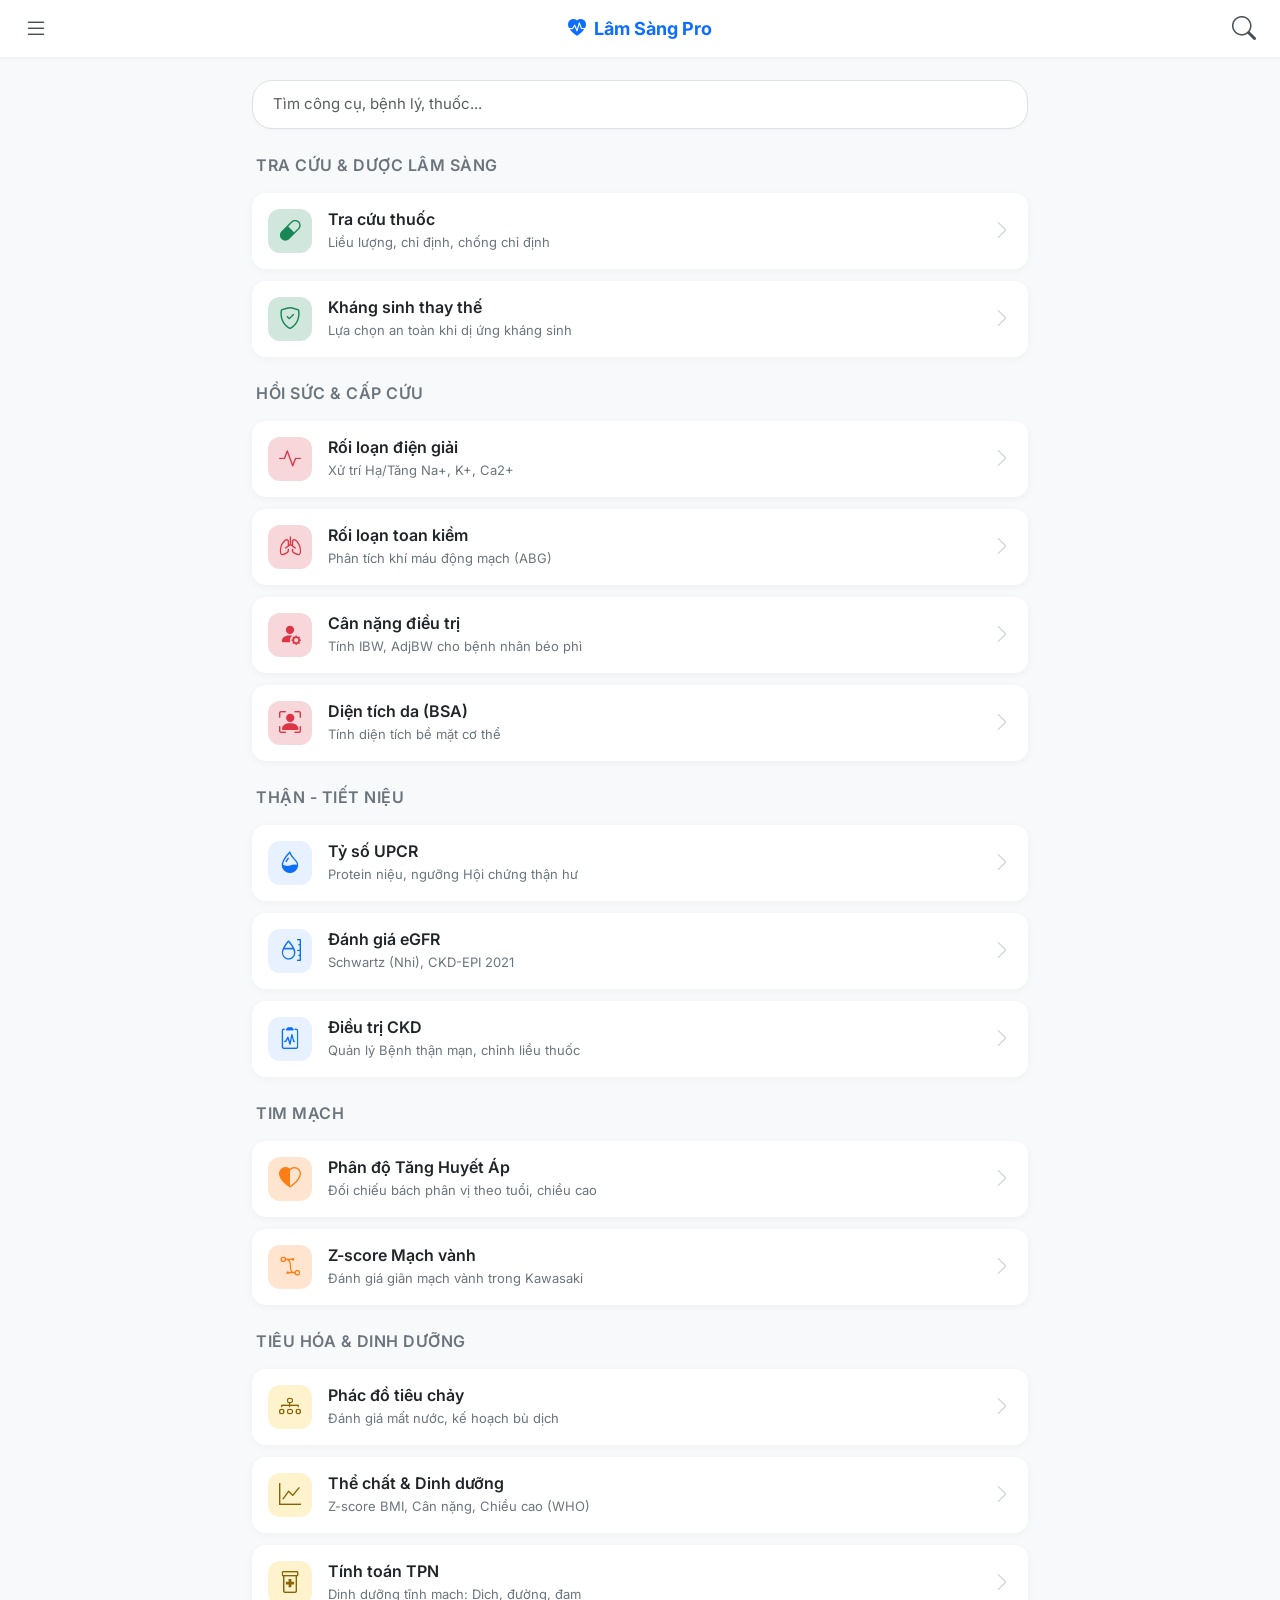
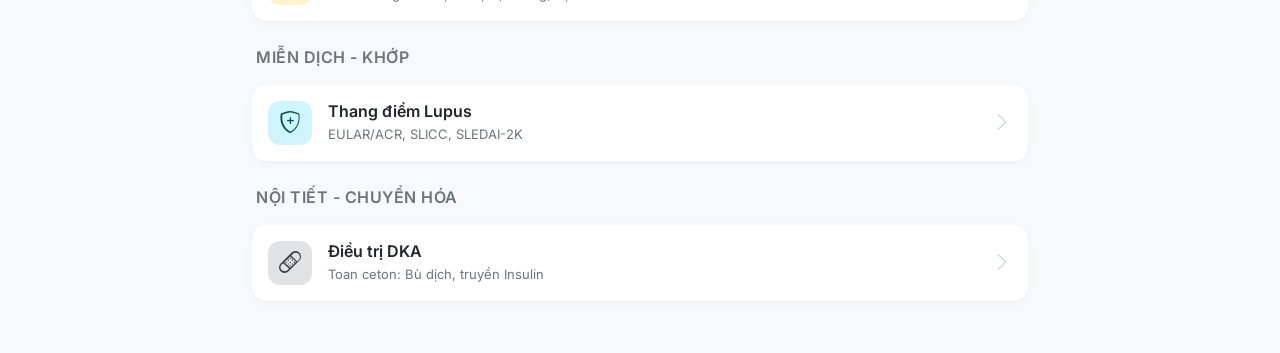
<file: index.html>
<!DOCTYPE html>
<html lang="vi">
<head>
    <meta charset="UTF-8">
    <meta name="viewport" content="width=device-width, initial-scale=1.0, maximum-scale=1.0, user-scalable=no">
    <title>Lâm Sàng Pro</title>

    <!-- Font chữ Inter -->
    <link href="https://fonts.googleapis.com/css2?family=Inter:wght@400;500;600;700&display=swap" rel="stylesheet">
    <!-- Bootstrap 5 CSS -->
    <link href="https://cdn.jsdelivr.net/npm/bootstrap@5.3.0/dist/css/bootstrap.min.css" rel="stylesheet">
    <!-- Bootstrap Icons -->
    <link href="https://cdn.jsdelivr.net/npm/bootstrap-icons@1.10.5/font/bootstrap-icons.css" rel="stylesheet">
    
    <!-- Nhúng file CSS dùng chung của bạn -->
    <link rel="stylesheet" href="style.css">
</head>
<body>

    <!-- THANH ĐIỀU HƯỚNG CỐ ĐỊNH -->
    <nav class="navbar navbar-custom fixed-top">
        <div class="container-fluid px-2">
            <button class="btn-icon" type="button" data-bs-toggle="offcanvas" data-bs-target="#sidebarMenu">
                <i class="bi bi-list"></i>
            </button>
            <a class="navbar-brand" href="index.html">
                <i class="bi bi-heart-pulse-fill"></i> Lâm Sàng Pro
            </a>
            <button class="btn-icon" type="button" onclick="document.getElementById('searchInput').focus();">
                <i class="bi bi-search"></i>
            </button>
        </div>
    </nav>

    <!-- KHU VỰC NỘI DUNG CHÍNH -->
    <div class="container">
        
        <!-- Thanh tìm kiếm -->
        <div class="search-container">
            <input type="text" id="searchInput" class="form-control search-input" placeholder="Tìm công cụ, bệnh lý, thuốc..." onkeyup="filterModules()">
        </div>

        <div id="moduleList">
            
            <!-- 1. TRA CỨU & DƯỢC LÂM SÀNG -->
            <div class="section-title">Tra Cứu & Dược Lâm Sàng</div>
            <a href="modules/tracuu_thuoc.html" class="module-card">
                <div class="icon-box icon-pharma"><i class="bi bi-capsule"></i></div>
                <div class="module-info">
                    <h3 class="module-title">Tra cứu thuốc</h3>
                    <p class="module-desc">Liều lượng, chỉ định, chống chỉ định</p>
                </div>
                <i class="bi bi-chevron-right chevron-icon"></i>
            </a>
            <a href="modules/khangsinh.html" class="module-card">
                <div class="icon-box icon-pharma"><i class="bi bi-shield-check"></i></div>
                <div class="module-info">
                    <h3 class="module-title">Kháng sinh thay thế</h3>
                    <p class="module-desc">Lựa chọn an toàn khi dị ứng kháng sinh</p>
                </div>
                <i class="bi bi-chevron-right chevron-icon"></i>
            </a>

            <!-- 2. HỒI SỨC & CẤP CỨU -->
            <div class="section-title">Hồi Sức & Cấp Cứu</div>
            <a href="modules/diengiai.html" class="module-card">
                <div class="icon-box icon-er"><i class="bi bi-activity"></i></div>
                <div class="module-info">
                    <h3 class="module-title">Rối loạn điện giải</h3>
                    <p class="module-desc">Xử trí Hạ/Tăng Na+, K+, Ca2+</p>
                </div>
                <i class="bi bi-chevron-right chevron-icon"></i>
            </a>
            <a href="modules/toankiem.html" class="module-card">
                <div class="icon-box icon-er"><i class="bi bi-lungs"></i></div>
                <div class="module-info">
                    <h3 class="module-title">Rối loạn toan kiềm</h3>
                    <p class="module-desc">Phân tích khí máu động mạch (ABG)</p>
                </div>
                <i class="bi bi-chevron-right chevron-icon"></i>
            </a>
            <a href="modules/bs_cannang.html" class="module-card">
                <div class="icon-box icon-er"><i class="bi bi-person-fill-gear"></i></div>
                <div class="module-info">
                    <h3 class="module-title">Cân nặng điều trị</h3>
                    <p class="module-desc">Tính IBW, AdjBW cho bệnh nhân béo phì</p>
                </div>
                <i class="bi bi-chevron-right chevron-icon"></i>
            </a>
            <a href="modules/bsa.html" class="module-card">
                <div class="icon-box icon-er"><i class="bi bi-person-bounding-box"></i></div>
                <div class="module-info">
                    <h3 class="module-title">Diện tích da (BSA)</h3>
                    <p class="module-desc">Tính diện tích bề mặt cơ thể</p>
                </div>
                <i class="bi bi-chevron-right chevron-icon"></i>
            </a>

            <!-- 3. THẬN - TIẾT NIỆU -->
            <div class="section-title">Thận - Tiết Niệu</div>
            <a href="modules/upcr.html" class="module-card">
                <div class="icon-box icon-nephro"><i class="bi bi-droplet-half"></i></div>
                <div class="module-info">
                    <h3 class="module-title">Tỷ số UPCR</h3>
                    <p class="module-desc">Protein niệu, ngưỡng Hội chứng thận hư</p>
                </div>
                <i class="bi bi-chevron-right chevron-icon"></i>
            </a>
            <a href="modules/egfr.html" class="module-card">
                <div class="icon-box icon-nephro"><i class="bi bi-moisture"></i></div>
                <div class="module-info">
                    <h3 class="module-title">Đánh giá eGFR</h3>
                    <p class="module-desc">Schwartz (Nhi), CKD-EPI 2021</p>
                </div>
                <i class="bi bi-chevron-right chevron-icon"></i>
            </a>
            <a href="modules/ckd.html" class="module-card">
                <div class="icon-box icon-nephro"><i class="bi bi-clipboard2-pulse"></i></div>
                <div class="module-info">
                    <h3 class="module-title">Điều trị CKD</h3>
                    <p class="module-desc">Quản lý Bệnh thận mạn, chỉnh liều thuốc</p>
                </div>
                <i class="bi bi-chevron-right chevron-icon"></i>
            </a>

            <!-- 4. TIM MẠCH -->
            <div class="section-title">Tim Mạch</div>
            <a href="modules/huyetap.html" class="module-card">
                <div class="icon-box icon-cardio"><i class="bi bi-heart-half"></i></div>
                <div class="module-info">
                    <h3 class="module-title">Phân độ Tăng Huyết Áp</h3>
                    <p class="module-desc">Đối chiếu bách phân vị theo tuổi, chiều cao</p>
                </div>
                <i class="bi bi-chevron-right chevron-icon"></i>
            </a>
            <a href="modules/kawasaki.html" class="module-card">
                <div class="icon-box icon-cardio"><i class="bi bi-bezier2"></i></div>
                <div class="module-info">
                    <h3 class="module-title">Z-score Mạch vành</h3>
                    <p class="module-desc">Đánh giá giãn mạch vành trong Kawasaki</p>
                </div>
                <i class="bi bi-chevron-right chevron-icon"></i>
            </a>

            <!-- 5. TIÊU HÓA & DINH DƯỠNG -->
            <div class="section-title">Tiêu Hóa & Dinh Dưỡng</div>
            <a href="modules/tieuchay.html" class="module-card">
                <div class="icon-box icon-gastro"><i class="bi bi-diagram-3"></i></div>
                <div class="module-info">
                    <h3 class="module-title">Phác đồ tiêu chảy</h3>
                    <p class="module-desc">Đánh giá mất nước, kế hoạch bù dịch</p>
                </div>
                <i class="bi bi-chevron-right chevron-icon"></i>
            </a>
            <a href="modules/thechat_who.html" class="module-card">
                <div class="icon-box icon-gastro"><i class="bi bi-graph-up"></i></div>
                <div class="module-info">
                    <h3 class="module-title">Thể chất & Dinh dưỡng</h3>
                    <p class="module-desc">Z-score BMI, Cân nặng, Chiều cao (WHO)</p>
                </div>
                <i class="bi bi-chevron-right chevron-icon"></i>
            </a>
            <a href="modules/tpn.html" class="module-card">
                <div class="icon-box icon-gastro"><i class="bi bi-prescription2"></i></div>
                <div class="module-info">
                    <h3 class="module-title">Tính toán TPN</h3>
                    <p class="module-desc">Dinh dưỡng tĩnh mạch: Dịch, đường, đạm</p>
                </div>
                <i class="bi bi-chevron-right chevron-icon"></i>
            </a>

            <!-- 6. MIỄN DỊCH - KHỚP -->
            <div class="section-title">Miễn Dịch - Khớp</div>
            <a href="modules/lupus.html" class="module-card">
                <div class="icon-box icon-immune"><i class="bi bi-shield-plus"></i></div>
                <div class="module-info">
                    <h3 class="module-title">Thang điểm Lupus</h3>
                    <p class="module-desc">EULAR/ACR, SLICC, SLEDAI-2K</p>
                </div>
                <i class="bi bi-chevron-right chevron-icon"></i>
            </a>

            <!-- 7. NỘI TIẾT - CHUYỂN HÓA -->
            <div class="section-title">Nội Tiết - Chuyển Hóa</div>
            <a href="modules/dka.html" class="module-card">
                <div class="icon-box icon-endo"><i class="bi bi-bandaid"></i></div>
                <div class="module-info">
                    <h3 class="module-title">Điều trị DKA</h3>
                    <p class="module-desc">Toan ceton: Bù dịch, truyền Insulin</p>
                </div>
                <i class="bi bi-chevron-right chevron-icon"></i>
            </a>

        </div>
    </div>

    <!-- SIDEBAR MENU (Mở ngang) -->
    <div class="offcanvas offcanvas-start" tabindex="-1" id="sidebarMenu">
        <div class="offcanvas-header border-bottom">
            <h5 class="offcanvas-title fw-bold text-primary">Lâm Sàng Pro</h5>
            <button type="button" class="btn-close" data-bs-dismiss="offcanvas" aria-label="Close"></button>
        </div>
        <div class="offcanvas-body">
            <div class="list-group list-group-flush">
                <a href="#" class="list-group-item list-group-item-action py-3"><i class="bi bi-house me-2"></i> Trang chủ</a>
                <a href="modules/tracuu_thuoc.html" class="list-group-item list-group-item-action py-3"><i class="bi bi-capsule me-2"></i> Tra cứu Thuốc</a>
                <a href="#" class="list-group-item list-group-item-action py-3"><i class="bi bi-gear me-2"></i> Cài đặt</a>
            </div>
        </div>
    </div>

    <!-- Bootstrap JS -->
    <script src="https://cdn.jsdelivr.net/npm/bootstrap@5.3.0/dist/js/bootstrap.bundle.min.js"></script>
    
    <!-- Nhúng file JS dùng chung của bạn -->
    <script src="js/main.js"></script>
</body>
</html>
</file>
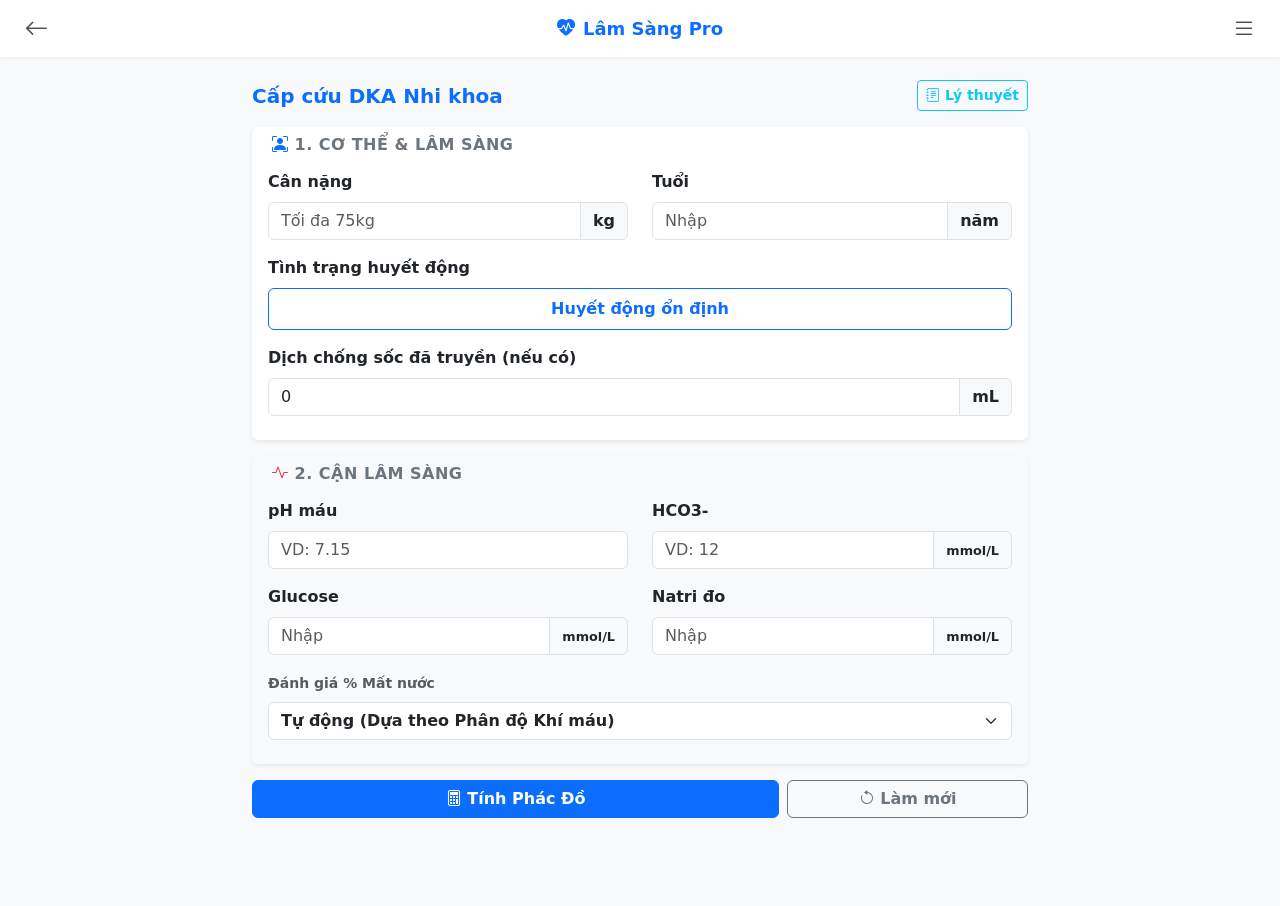
<file: modules/dka.html>
<!DOCTYPE html>
<html lang="vi">
<head>
    <meta charset="UTF-8">
    <meta name="viewport" content="width=device-width, initial-scale=1.0">
    <title>Cấp cứu DKA Nhi khoa - Lâm Sàng Pro</title>
    
    <!-- Bootstrap 5 CDN -->
    <link href="https://cdn.jsdelivr.net/npm/bootstrap@5.3.0/dist/css/bootstrap.min.css" rel="stylesheet">
    <link rel="stylesheet" href="https://cdn.jsdelivr.net/npm/bootstrap-icons@1.11.1/font/bootstrap-icons.css">
    
    <!-- CSS Chung của hệ thống (Quy tắc 1) -->
    <link rel="stylesheet" href="../style.css">

    <style>
        /* Tùy chỉnh Nút Switch 1 chạm (Quy tắc 3) */
        .btn-toggle-switch {
            font-weight: 700;
            transition: all 0.2s;
        }
        
        /* Tùy chỉnh Accordion (Quy tắc 5) */
        .accordion-button:not(.collapsed) {
            background-color: #e7f1ff;
            color: #0c5460;
            font-weight: 700;
        }
        .accordion-button {
            font-weight: 600;
            color: #495057;
        }

        /* Nút tương tác Kali */
        .btn-kali-select {
            border-radius: 50rem;
            font-weight: 600;
            transition: 0.2s;
        }
    </style>
</head>
<body>

    <!-- KHUNG XƯƠNG: Chèn Menu chung (Quy tắc 2) -->
    <div id="common-ui" data-back-url="../index.html"></div>

    <!-- NỘI DUNG CHÍNH -->
    <div class="container mt-3 mb-5">
        
        <!-- Tiêu đề & Nút mở Modal Hướng dẫn (Quy tắc 2) -->
        <div class="d-flex justify-content-between align-items-center mb-3">
            <h5 class="m-0 text-primary fw-bold">Cấp cứu DKA Nhi khoa</h5>
            <button type="button" class="btn btn-outline-info btn-sm fw-semibold" data-bs-toggle="modal" data-bs-target="#theoryModal">
                <i class="bi bi-journal-text"></i> Lý thuyết
            </button>
        </div>

        <!-- FORM NHẬP LIỆU BẮT BUỘC (Quy tắc 2) -->
        <form id="calcForm">
            
            <!-- KHỐI 1: THÔNG SỐ CƠ THỂ & LÂM SÀNG -->
            <div class="card shadow-sm mb-3 border-0">
                <div class="card-body pt-2">
                    <h6 class="section-title mt-0"><i class="bi bi-person-bounding-box text-primary"></i> 1. Cơ thể & Lâm sàng</h6>
                    
                    <div class="row">
                        <div class="col-6 mb-3">
                            <label class="form-label fw-semibold">Cân nặng</label>
                            <div class="input-group">
                                <input type="number" step="0.1" class="form-control" id="weight" placeholder="Tối đa 75kg" required>
                                <span class="input-group-text fw-semibold">kg</span>
                            </div>
                        </div>

                        <div class="col-6 mb-3">
                            <label class="form-label fw-semibold">Tuổi</label>
                            <div class="input-group">
                                <input type="number" class="form-control" id="age" placeholder="Nhập" required>
                                <span class="input-group-text fw-semibold">năm</span>
                            </div>
                        </div>
                    </div>

                    <!-- Huyết động (Switch 1 chạm) -->
                    <div class="mb-3">
                        <label class="form-label fw-semibold">Tình trạng huyết động</label>
                        <button type="button" id="shockBtn" class="btn btn-outline-primary btn-toggle-switch w-100 py-2" onclick="toggleShock()">
                            Huyết động ổn định
                        </button>
                        <input type="hidden" id="shockVal" value="no">
                    </div>

                    <div class="mb-2">
                        <label class="form-label fw-semibold">Dịch chống sốc đã truyền (nếu có)</label>
                        <div class="input-group">
                            <input type="number" class="form-control" id="bolusVol" value="0" placeholder="0">
                            <span class="input-group-text fw-semibold">mL</span>
                        </div>
                    </div>
                </div>
            </div>

            <!-- KHỐI 2: CẬN LÂM SÀNG -->
            <div class="card shadow-sm mb-3 border-0">
                <div class="card-body pt-2 bg-light rounded">
                    <h6 class="section-title mt-0"><i class="bi bi-activity text-danger"></i> 2. Cận lâm sàng</h6>
                    
                    <div class="row">
                        <div class="col-6 mb-3">
                            <label class="form-label fw-semibold">pH máu</label>
                            <input type="number" step="0.01" class="form-control" id="phVal" placeholder="VD: 7.15">
                        </div>
                        <div class="col-6 mb-3">
                            <label class="form-label fw-semibold">HCO3-</label>
                            <div class="input-group">
                                <input type="number" step="0.1" class="form-control" id="hco3Val" placeholder="VD: 12">
                                <span class="input-group-text fw-semibold" style="font-size: 0.8rem;">mmol/L</span>
                            </div>
                        </div>
                    </div>

                    <div class="row">
                        <div class="col-6 mb-3">
                            <label class="form-label fw-semibold">Glucose</label>
                            <div class="input-group">
                                <input type="number" step="0.1" class="form-control" id="gluVal" placeholder="Nhập" required>
                                <span class="input-group-text fw-semibold" style="font-size: 0.8rem;">mmol/L</span>
                            </div>
                        </div>
                        <div class="col-6 mb-3">
                            <label class="form-label fw-semibold">Natri đo</label>
                            <div class="input-group">
                                <input type="number" step="0.1" class="form-control" id="naVal" placeholder="Nhập" required>
                                <span class="input-group-text fw-semibold" style="font-size: 0.8rem;">mmol/L</span>
                            </div>
                        </div>
                    </div>

                    <!-- Override Mất nước -->
                    <div class="mb-2">
                        <label class="form-label fw-semibold small text-muted">Đánh giá % Mất nước</label>
                        <select id="dehydrateOverride" class="form-select fw-semibold">
                            <option value="0" selected>Tự động (Dựa theo Phân độ Khí máu)</option>
                            <option value="3">3%</option>
                            <option value="5">5% (DKA Nhẹ)</option>
                            <option value="7">7% (DKA Vừa)</option>
                            <option value="10">10% (DKA Nặng)</option>
                        </select>
                    </div>
                </div>
            </div>

            <!-- NÚT HÀNH ĐỘNG TỔNG (Quy tắc 2: Tỷ lệ 70-30) -->
            <div class="d-flex gap-2 mb-2">
                <button type="button" onclick="calculateAll()" class="btn btn-primary fw-bold" style="flex: 7;">
                    <i class="bi bi-calculator"></i> Tính Phác Đồ
                </button>
                <button type="reset" class="btn btn-outline-secondary fw-semibold" style="flex: 3;" onclick="resetResult()">
                    <i class="bi bi-arrow-counterclockwise"></i> Làm mới
                </button>
            </div>
        </form>

        <!-- KHU VỰC KẾT QUẢ (Quy tắc 3: Ẩn mặc định) -->
        <div id="resultSection" style="display: none; padding-top: 10px;">
            
            <!-- DASHBOARD CHẨN ĐOÁN -->
            <div id="resRiskBox" class="result-box mb-4">
                <p class="mb-1 fw-semibold text-uppercase">Phân độ DKA & Độ mất nước</p>
                <h2 id="resDkaLevel" class="result-value-main" style="font-size: 1.5rem;">--</h2>
                <div class="badge bg-white text-dark border p-2 mt-2 w-100 shadow-sm text-start">
                    <span class="fw-bold text-secondary">Natri hiệu chỉnh:</span> 
                    <span id="resNaHc" class="fw-bold text-primary fs-5">--</span> mmol/L
                    <div class="small text-muted mt-1 text-wrap lh-sm">* Chú ý: Na hiệu chỉnh phải TĂNG TƯƠNG ỨNG khi Glucose giảm. Nếu Na hc giảm, cảnh báo nguy cơ phù não!</div>
                </div>
            </div>

            <!-- ACCORDION PHÁC ĐỒ 4 BƯỚC -->
            <h6 class="fw-bold text-primary mb-3 text-uppercase" style="font-size: 0.95rem;">Phác đồ xử trí cấp cứu</h6>
            
            <div class="accordion mb-4 shadow-sm" id="protocolAccordion">
                
                <!-- BƯỚC 1: HỒI SỨC GIỜ 1 -->
                <div class="accordion-item border-0 border-bottom">
                    <h2 class="accordion-header">
                        <button class="accordion-button" type="button" data-bs-toggle="collapse" data-bs-target="#step1">
                            <i class="bi bi-1-circle-fill text-danger me-2"></i> Giờ thứ 1: Hồi sức
                        </button>
                    </h2>
                    <div id="step1" class="accordion-collapse collapse show" data-bs-parent="#protocolAccordion">
                        <div class="accordion-body bg-white text-start">
                            
                            <div id="shockResultBox" class="p-3 border rounded mb-3">
                                <h6 class="fw-bold text-uppercase mb-2"><i class="bi bi-droplet-fill"></i> Dịch truyền bolus</h6>
                                <div id="shockActionText" class="result-desc">--</div>
                            </div>
                            
                            <!-- Cảnh báo Đỏ luôn hiện -->
                            <div class="alert alert-danger border-danger fw-bold text-center m-0 p-2">
                                <i class="bi bi-exclamation-triangle-fill"></i> TUYỆT ĐỐI KHÔNG TRUYỀN INSULIN TRONG GIỜ ĐẦU TIÊN (Tránh phù não).
                            </div>
                        </div>
                    </div>
                </div>

                <!-- BƯỚC 2: BÙ DỊCH 48 GIỜ -->
                <div class="accordion-item border-0 border-bottom">
                    <h2 class="accordion-header">
                        <button class="accordion-button collapsed" type="button" data-bs-toggle="collapse" data-bs-target="#step2">
                            <i class="bi bi-2-circle-fill text-primary me-2"></i> Dịch duy trì & Bù mất nước 48H
                        </button>
                    </h2>
                    <div id="step2" class="accordion-collapse collapse" data-bs-parent="#protocolAccordion">
                        <div class="accordion-body bg-light text-start">
                            
                            <h6 class="fw-bold text-dark mb-3">Bảng công thức tính dịch:</h6>
                            <ul class="list-group list-group-flush mb-3 border rounded">
                                <li class="list-group-item d-flex justify-content-between align-items-start bg-transparent">
                                    <div class="ms-2 me-auto">
                                        <div class="fw-bold text-dark">[A] Dịch duy trì 48h</div>
                                        <span class="small text-muted">Công thức Holliday-Segar x 2</span>
                                    </div>
                                    <span class="fw-bold text-primary"><span id="valA">--</span> mL</span>
                                </li>
                                <li class="list-group-item d-flex justify-content-between align-items-start bg-transparent">
                                    <div class="ms-2 me-auto">
                                        <div class="fw-bold text-dark">[B] Bù mất nước</div>
                                        <span class="small text-muted"><span id="dehPercent">--</span>% x Cân nặng x 10</span>
                                    </div>
                                    <span class="fw-bold text-primary"><span id="valB">--</span> mL</span>
                                </li>
                                <li class="list-group-item d-flex justify-content-between align-items-start bg-transparent">
                                    <div class="ms-2 me-auto">
                                        <div class="fw-bold text-danger">[C] Trừ dịch Bolus</div>
                                        <span class="small text-muted">Trừ dịch đã chống sốc</span>
                                    </div>
                                    <span class="fw-bold text-danger">- <span id="valC">--</span> mL</span>
                                </li>
                            </ul>

                            <div class="result-box level-3 m-0 mb-3 text-center">
                                <p class="mb-1 fw-bold">TỔNG DỊCH TRUYỀN [A + B - C]</p>
                                <div class="result-value-main"><span id="valTotal">--</span></div>
                                <div class="result-unit-main">mL</div>
                            </div>

                            <div class="alert alert-info border-info text-center m-0 fw-bold">
                                Tốc độ máy chạy 2 túi (V): <span id="valRate" class="fs-4 text-primary">--</span> mL/giờ
                            </div>
                        </div>
                    </div>
                </div>

                <!-- BƯỚC 3: HỆ THỐNG 2 TÚI (PHA DỊCH & CHỈNH TỐC ĐỘ) -->
                <div class="accordion-item border-0 border-bottom">
                    <h2 class="accordion-header">
                        <button class="accordion-button collapsed" type="button" data-bs-toggle="collapse" data-bs-target="#step3">
                            <i class="bi bi-3-circle-fill text-warning me-2"></i> Hệ thống 2 Túi (2-Bag System)
                        </button>
                    </h2>
                    <div id="step3" class="accordion-collapse collapse" data-bs-parent="#protocolAccordion">
                        <div class="accordion-body bg-white text-start">
                            
                            <!-- PHẦN A: NGUYÊN LIỆU KHOA PHÒNG -->
                            <h6 class="fw-bold text-dark mb-2"><i class="bi bi-box-seam"></i> A. Thuật toán pha Túi 2 (500mL)</h6>
                            <div class="p-2 border rounded bg-light mb-3">
                                <div class="small text-muted mb-2">Tick chọn các nguyên liệu khoa ĐANG CÓ sẵn:</div>
                                <div class="row g-2 small">
                                    <!-- Đã bỏ check mặc định theo yêu cầu -->
                                    <div class="col-6">
                                        <div class="form-check"><input class="form-check-input chk-ing" type="checkbox" id="chkNaCl09"><label class="form-check-label fw-semibold">NaCl 0.9%</label></div>
                                    </div>
                                    <div class="col-6">
                                        <div class="form-check"><input class="form-check-input chk-ing" type="checkbox" id="chkD10"><label class="form-check-label fw-semibold">Dextrose 10%</label></div>
                                    </div>
                                    <div class="col-6">
                                        <div class="form-check"><input class="form-check-input chk-ing" type="checkbox" id="chkNaCl3"><label class="form-check-label fw-semibold">NaCl 3%</label></div>
                                    </div>
                                    <div class="col-6">
                                        <div class="form-check"><input class="form-check-input chk-ing" type="checkbox" id="chkD20"><label class="form-check-label fw-semibold">Dextrose 20%</label></div>
                                    </div>
                                    <div class="col-6">
                                        <div class="form-check"><input class="form-check-input chk-ing" type="checkbox" id="chkD5_045"><label class="form-check-label fw-semibold">D5W - 0.45%</label></div>
                                    </div>
                                    <div class="col-6">
                                        <div class="form-check"><input class="form-check-input chk-ing" type="checkbox" id="chkD30"><label class="form-check-label fw-semibold">Dextrose 30%</label></div>
                                    </div>
                                </div>
                                <button type="button" class="btn btn-sm btn-primary mt-3 w-100 fw-bold" onclick="generateMixRecipe()">Tạo Y Lệnh Pha Chế</button>
                                
                                <div id="mixRecipeOutput" class="mt-2 p-2 rounded fw-bold text-start" style="display:none; border: 1px dashed #0d6efd;">--</div>
                            </div>

                            <!-- PHẦN B: BẢNG TỐC ĐỘ -->
                            <h6 class="fw-bold text-dark mb-2 mt-4"><i class="bi bi-table"></i> B. Bảng chỉnh tốc độ máy (Theo ĐH)</h6>
                            <div class="table-responsive">
                                <table class="table table-bordered text-center align-middle mb-0" style="font-size: 0.9rem;">
                                    <thead class="table-light">
                                        <tr>
                                            <th>Đường huyết mao mạch</th>
                                            <th class="text-primary">Túi 1<br><span class="small fw-normal text-muted">NaCl 0.9%</span></th>
                                            <th class="text-danger">Túi 2<br><span class="small fw-normal text-muted">Dịch pha Dextrose</span></th>
                                        </tr>
                                    </thead>
                                    <tbody>
                                        <tr>
                                            <td class="fw-bold">> 17 mmol/L</td>
                                            <td class="fw-bold"><span id="r1_t1">--</span></td>
                                            <td class="fw-bold"><span id="r1_t2">--</span></td>
                                        </tr>
                                        <tr>
                                            <td class="fw-bold">14 - 17 mmol/L</td>
                                            <td class="fw-bold"><span id="r2_t1">--</span></td>
                                            <td class="fw-bold"><span id="r2_t2">--</span></td>
                                        </tr>
                                        <tr>
                                            <td class="fw-bold">8 - 14 mmol/L</td>
                                            <td class="fw-bold"><span id="r3_t1">--</span></td>
                                            <td class="fw-bold"><span id="r3_t2">--</span></td>
                                        </tr>
                                        <tr>
                                            <td class="fw-bold text-danger">< 8 mmol/L</td>
                                            <td class="fw-bold"><span id="r4_t1">--</span></td>
                                            <td class="fw-bold text-danger"><span id="r4_t2">--</span></td>
                                        </tr>
                                    </tbody>
                                </table>
                            </div>
                            <div class="small text-muted mt-1">* Lưu ý: Đảm bảo TỔNG TỐC ĐỘ 2 máy luôn bằng <strong><span id="vRef">--</span> mL/giờ</strong>.</div>
                        </div>
                    </div>
                </div>

                <!-- BƯỚC 4: INSULIN & KALI -->
                <div class="accordion-item border-0">
                    <h2 class="accordion-header">
                        <button class="accordion-button collapsed" type="button" data-bs-toggle="collapse" data-bs-target="#step4">
                            <i class="bi bi-4-circle-fill text-success me-2"></i> Pha Insulin & Bù Kali
                        </button>
                    </h2>
                    <div id="step4" class="accordion-collapse collapse" data-bs-parent="#protocolAccordion">
                        <div class="accordion-body bg-light text-start">
                            
                            <!-- Insulin Box -->
                            <div class="result-box level-1 m-0 p-3 text-start mb-4">
                                <h6 class="fw-bold text-success mb-2"><i class="bi bi-hypnotize"></i> Y lệnh Insulin tĩnh mạch</h6>
                                <p class="mb-1 fw-bold">Cách pha:</p>
                                <p class="small mb-2">Lấy 50 UI Insulin Regular pha vào đủ 50 mL NaCl 0.9% (Nồng độ 1 UI/mL).</p>
                                <p class="mb-1 fw-bold">Tốc độ Bơm tiêm điện (0.1 UI/kg/h):</p>
                                <div class="fs-4 text-center fw-bold text-dark"><span id="insRate">--</span> <span class="fs-6">mL/giờ</span></div>
                            </div>

                            <!-- Kali Interactive Tool -->
                            <h6 class="fw-bold text-dark mb-2"><i class="bi bi-lightning-fill text-warning"></i> Bù Kali vào 2 túi (Theo ISPAD)</h6>
                            <div class="small text-muted mb-2">Chọn kết quả Kali máu hiện tại để ra y lệnh:</div>
                            
                            <div class="d-flex gap-2 mb-3">
                                <button type="button" class="btn btn-outline-danger btn-kali-select flex-fill p-1" onclick="selectKali('low')">K < 3.5</button>
                                <button type="button" class="btn btn-outline-success btn-kali-select flex-fill p-1" onclick="selectKali('mid')">3.5 - 5.5</button>
                                <button type="button" class="btn btn-outline-danger btn-kali-select flex-fill p-1" onclick="selectKali('high')">K > 5.5</button>
                            </div>

                            <div id="kaliResultBox" class="result-box mt-0 p-3" style="display:none;">
                                <div id="kaliActionText" class="result-desc text-start fw-bold">--</div>
                            </div>

                        </div>
                    </div>
                </div>

            </div>

        </div>

    </div>

    <!-- MODAL LÝ THUYẾT (Quy tắc 2) -->
    <div class="modal fade" id="theoryModal" tabindex="-1">
        <div class="modal-dialog modal-lg modal-dialog-centered modal-dialog-scrollable">
            <div class="modal-content">
                <div class="modal-header bg-info text-dark">
                    <h6 class="modal-title fw-bold"><i class="bi bi-book"></i> Lý thuyết & Tham chiếu</h6>
                    <button type="button" class="btn-close" data-bs-dismiss="modal"></button>
                </div>
                <div class="modal-body text-start">
                    
                    <h6 class="text-primary fw-bold">1. Công thức Toán học & Chuyển đổi</h6>
                    <ul class="mb-3">
                        <li><strong>Đổi đơn vị Glucose:</strong> Glucose (mg/dL) = Glucose (mmol/L) × 18</li>
                        <li><strong>Công thức Natri hiệu chỉnh (Na hc):</strong><br>
                            Na hc = Na đo + 2.0 × [ (Glucose mg/dL - 100) / 100 ]
                        </li>
                        <li><strong>Nhu cầu dịch duy trì (Holliday-Segar):</strong><br>
                            - 10 kg đầu: 100 mL/kg/ngày.<br>
                            - 10 kg tiếp: 50 mL/kg/ngày.<br>
                            - Các kg tiếp theo: 20 mL/kg/ngày.
                        </li>
                        <li><strong>Tính Dịch bù thâm hụt:</strong><br>
                            Bù (mL) = % Mất nước × Cân nặng (kg) × 10.<br>
                            (Ví dụ: 5% × 20kg × 10 = 1000 mL).
                        </li>
                    </ul>

                    <h6 class="text-primary fw-bold mt-3">2. Phân độ DKA (Theo Khí máu)</h6>
                    <div class="table-responsive mb-3">
                        <table class="table table-bordered text-center align-middle">
                            <thead class="bg-light">
                                <tr>
                                    <th>Mức độ</th>
                                    <th>pH máu TM</th>
                                    <th>HCO3- (mmol/L)</th>
                                    <th>% Mất nước (Ước tính)</th>
                                </tr>
                            </thead>
                            <tbody>
                                <tr>
                                    <td class="td-level-2">Nhẹ</td>
                                    <td class="td-level-2">< 7.3</td>
                                    <td class="td-level-2">< 15</td>
                                    <td class="td-level-2">5%</td>
                                </tr>
                                <tr>
                                    <td class="td-level-3">Vừa</td>
                                    <td class="td-level-3">< 7.2</td>
                                    <td class="td-level-3">< 10</td>
                                    <td class="td-level-3">7%</td>
                                </tr>
                                <tr>
                                    <td class="td-level-4">Nặng</td>
                                    <td class="td-level-4">< 7.1</td>
                                    <td class="td-level-4">< 5</td>
                                    <td class="td-level-4">10%</td>
                                </tr>
                            </tbody>
                        </table>
                    </div>

                    <h6 class="text-primary fw-bold mt-3">3. Hệ thống 2 túi (2-Bag System)</h6>
                    <p>Giải pháp tối ưu giúp tránh lãng phí dịch và tiết kiệm thời gian điều dưỡng. 2 túi (Túi 1: Không chứa đường, Túi 2: Chứa nồng độ đường 10%) được nối chung 1 chạc ba truyền cho bệnh nhân. Khi đường huyết dao động, chỉ cần vặn thay đổi tốc độ 2 máy truyền, với điều kiện <strong>Tổng tốc độ 2 máy = Tốc độ dịch 48 giờ.</strong></p>

                    <h6 class="text-danger fw-bold mt-3">4. Nguy cơ Phù não</h6>
                    <p>Cảnh giác cao độ nếu Natri hiệu chỉnh không tăng hoặc giảm đi khi Glucose máu giảm dần. Nếu bệnh nhân có dấu hiệu thần kinh (Đau đầu, nôn, nhịp chậm, đồng tử giãn), cấp cứu chống phù não ngay bằng Mannitol 20% (0.5-1 g/kg) hoặc NaCl 3% (2.5-5 ml/kg) trong 15-30 phút.</p>

                    <!-- Quy tắc 2: Kẻ ngang và Tài liệu tham khảo -->
                    <hr class="mt-4 mb-2">
                    <div class="small text-muted">
                        <strong>Tài liệu tham khảo:</strong><br>
                        1. ISPAD Clinical Practice Consensus Guidelines 2022: Diabetic ketoacidosis and hyperglycemic hyperosmolar state.<br>
                        2. Phác đồ Điều trị Bệnh viện Nhi Đồng 1 - Khoa Hồi sức tích cực.
                    </div>

                </div>
            </div>
        </div>
    </div>

    <!-- JS CHUNG CỦA HỆ THỐNG -->
    <script src="https://cdn.jsdelivr.net/npm/bootstrap@5.3.0/dist/js/bootstrap.bundle.min.js"></script>
    <script src="../js/main.js"></script>
    
    <!-- MODULE-SPECIFIC JS -->
    <script>
        // Global variables for mixing output
        let calculatedV = 0;

        // Xử lý nút Switch Huyết động (Quy tắc 3)
        function toggleShock() {
            const btn = document.getElementById('shockBtn');
            const val = document.getElementById('shockVal');
            
            if (val.value === 'no') {
                val.value = 'yes';
                btn.innerText = 'CÓ SỐC (Nguy kịch)';
                btn.className = 'btn btn-danger btn-toggle-switch w-100 py-2 shadow';
            } else {
                val.value = 'no';
                btn.innerText = 'Huyết động ổn định';
                btn.className = 'btn btn-outline-primary btn-toggle-switch w-100 py-2';
            }
        }

        // HÀM TÍNH TOÁN TỔNG
        function calculateAll() {
            // Lấy Input
            const weightRaw = parseFloat(document.getElementById('weight').value);
            const shockVal = document.getElementById('shockVal').value;
            const bolusVol = parseFloat(document.getElementById('bolusVol').value) || 0;
            
            const phVal = parseFloat(document.getElementById('phVal').value);
            const hco3Val = parseFloat(document.getElementById('hco3Val').value);
            const gluVal = parseFloat(document.getElementById('gluVal').value);
            const naVal = parseFloat(document.getElementById('naVal').value);
            const dehydrateOverride = document.getElementById('dehydrateOverride').value;

            // Kiểm tra đầu vào bắt buộc
            if (isNaN(weightRaw) || weightRaw <= 0 || isNaN(gluVal) || isNaN(naVal)) {
                alert("Vui lòng nhập đầy đủ Cân nặng, Glucose và Natri!");
                return;
            }

            // Khóa logic Max 75kg
            let weight = Math.min(weightRaw, 75);
            if (weightRaw > 75) {
                alert("Lưu ý: Bệnh nhân > 75kg. Thuật toán dịch tự động giới hạn cân nặng ở mức 75kg theo chuẩn ISPAD.");
            }

            /* =========================================================
               1. DASHBOARD & PHÂN ĐỘ
               ========================================================= */
            // Glu mmol/L -> mg/dL = Glu * 18
            const gluMg = gluVal * 18;
            const naHc = naVal + 2.0 * ((gluMg - 100) / 100);
            document.getElementById('resNaHc').innerText = naHc.toFixed(1);

            // Xác định Phân độ & Mất nước
            let dkaLevel = 0; // 2: Nhẹ, 3: Vừa, 4: Nặng
            let dkaStr = "Không rõ DKA";
            let calcDehydrate = 5; // Mặc định 5%

            if (!isNaN(phVal) && !isNaN(hco3Val)) {
                if (phVal < 7.1 || hco3Val < 5) {
                    dkaLevel = 4; dkaStr = "DKA NẶNG"; calcDehydrate = 10;
                } else if (phVal < 7.2 || hco3Val < 10) {
                    dkaLevel = 3; dkaStr = "DKA VỪA"; calcDehydrate = 7;
                } else if (phVal < 7.3 || hco3Val < 15) {
                    dkaLevel = 2; dkaStr = "DKA NHẸ"; calcDehydrate = 5;
                }
            }

            // Xử lý Override Mất nước và ÉP XUỐNG DÒNG TRÊN MOBILE
            // Dùng class "d-block d-md-inline" của Bootstrap: Trên điện thoại (nhỏ) nó sẽ rớt xuống dòng (block), trên iPad/PC (md trở lên) nó sẽ nằm ngang (inline).
            let finalDehydrate = calcDehydrate;
            if (dehydrateOverride !== "0") {
                finalDehydrate = parseFloat(dehydrateOverride);
                dkaStr += `<span class="d-block d-md-inline fs-5 mt-1 mt-md-0 fw-normal"> (Tùy chỉnh: ${finalDehydrate}%)</span>`;
            } else {
                dkaStr += `<span class="d-block d-md-inline fs-5 mt-1 mt-md-0 fw-normal"> (Mất nước ${finalDehydrate}%)</span>`;
            }

            const riskBox = document.getElementById('resRiskBox');
            riskBox.className = (dkaLevel > 0) ? `result-box mb-4 level-${dkaLevel}` : `result-box mb-4 level-1`;
            
            // QUAN TRỌNG: Sửa .innerText thành .innerHTML để trình duyệt đọc được thẻ <span> và ngắt dòng
            document.getElementById('resDkaLevel').innerHTML = dkaStr;
            document.getElementById('dehPercent').innerText = finalDehydrate;

            /* =========================================================
               2. ACCORDION 1: HỒI SỨC GIỜ 1
               ========================================================= */
            const shockResultBox = document.getElementById('shockResultBox');
            const shockActionText = document.getElementById('shockActionText');
            
            if (shockVal === 'yes') {
                shockResultBox.className = "p-3 border rounded mb-3 bg-danger text-white";
                shockActionText.innerHTML = `<strong>Tình trạng SỐC:</strong> Bolus TM <strong>${Math.round(weight * 10)} - ${Math.round(weight * 20)} mL</strong> NaCl 0.9% hoặc Ringer chảy nhanh (30 - 60 phút).`;
            } else {
                shockResultBox.className = "p-3 border rounded mb-3 bg-success text-white";
                shockActionText.innerHTML = `<strong>Huyết động ổn định:</strong> KHÔNG bolus dịch. Bắt đầu ngay phác đồ dịch 48 giờ.`;
            }

            /* =========================================================
               3. ACCORDION 2: BÙ DỊCH 48 GIỜ
               ========================================================= */
            // [A] Dịch duy trì 48h
            let dailyMaint = 0;
            if (weight <= 10) {
                dailyMaint = 100 * weight;
            } else if (weight <= 20) {
                dailyMaint = 1000 + 50 * (weight - 10);
            } else {
                dailyMaint = 1500 + 20 * (weight - 20);
            }
            const valA = dailyMaint * 2;
            
            // [B] Dịch bù mất nước: % * Cân nặng * 10 
            // (Note: % * 10 * kg = ml. Example 5% * 10kg * 10 = 500ml)
            const valB = finalDehydrate * 10 * weight; 
            
            // [C] Trừ dịch Bolus
            const valC = bolusVol;

            // [Tổng]
            let valTotal = valA + valB - valC;
            if (valTotal < 0) valTotal = 0;
            
            const rateV = valTotal / 48;
            calculatedV = rateV; 

            document.getElementById('valA').innerText = Math.round(valA);
            document.getElementById('valB').innerText = Math.round(valB);
            document.getElementById('valC').innerText = Math.round(valC);
            document.getElementById('valTotal').innerText = Math.round(valTotal);
            document.getElementById('valRate').innerText = rateV.toFixed(1);
            document.getElementById('vRef').innerText = rateV.toFixed(1);

            /* =========================================================
               4. ACCORDION 3B: BẢNG TỐC ĐỘ 2 TÚI
               ========================================================= */
            document.getElementById('r1_t1').innerText = rateV.toFixed(1);
            document.getElementById('r1_t2').innerText = "0";
            
            document.getElementById('r2_t1').innerText = (rateV / 2).toFixed(1);
            document.getElementById('r2_t2').innerText = (rateV / 2).toFixed(1);
            
            document.getElementById('r3_t1').innerText = (rateV * 0.25).toFixed(1);
            document.getElementById('r3_t2').innerText = (rateV * 0.75).toFixed(1);
            
            document.getElementById('r4_t1').innerText = "0";
            document.getElementById('r4_t2').innerText = rateV.toFixed(1);

            /* =========================================================
               5. ACCORDION 4: INSULIN
               ========================================================= */
            document.getElementById('insRate').innerText = (weight * 0.1).toFixed(1);

            // Reset box Kali
            document.getElementById('kaliResultBox').style.display = 'none';
            document.querySelectorAll('.btn-kali-select').forEach(btn => btn.classList.remove('active', 'text-white'));

            // Hiển thị và cuộn (Sử dụng scroll-margin-top đã setup trong css gốc)
            document.getElementById('resultSection').style.display = 'block';
            
            setTimeout(() => {
                document.getElementById('resultSection').scrollIntoView({ behavior: 'smooth', block: 'start' });
            }, 100);
        }

        // HÀM TẠO Y LỆNH PHA TÚI 2 THÔNG MINH
        function generateMixRecipe() {
            const out = document.getElementById('mixRecipeOutput');
            const hasNaCl09 = document.getElementById('chkNaCl09').checked;
            const hasNaCl3 = document.getElementById('chkNaCl3').checked;
            const hasD10 = document.getElementById('chkD10').checked;
            const hasD20 = document.getElementById('chkD20').checked;
            const hasD30 = document.getElementById('chkD30').checked;
            const hasD5_045 = document.getElementById('chkD5_045').checked;

            let recipe = "";
            let colorClass = "bg-white text-success border-success";

            // THUẬT TOÁN MA TRẬN PHA DỊCH (Cho 500mL Túi 2)
            if (hasD20 && hasNaCl3 && hasNaCl09) {
                // Ưu tiên cao nhất: D10W - NaCl 0.9% chuẩn xác tuyệt đối
                recipe = "<strong>Mục tiêu: D10W - NaCl 0.9% (Chuẩn xác):</strong><br>Pha: <strong>250 mL</strong> Dextrose 20% + <strong>107 mL</strong> NaCl 3% + <strong>143 mL</strong> NaCl 0.9%.";
            } else if (hasD30 && hasNaCl3 && hasNaCl09) {
                // Ưu tiên 2: D10W - NaCl 0.9% từ D30W
                recipe = "<strong>Mục tiêu: D10W - NaCl 0.9% (Chuẩn xác):</strong><br>Pha: <strong>167 mL</strong> Dextrose 30% + <strong>71 mL</strong> NaCl 3% + <strong>262 mL</strong> NaCl 0.9%.";
            } else if (hasD20 && hasNaCl09) {
                // Rất phổ biến: D10W - NaCl 0.45%
                recipe = "<strong>Mục tiêu: D10W - NaCl 0.45% (Phổ biến):</strong><br>Lấy <strong>250 mL</strong> Dextrose 20% trộn với <strong>250 mL</strong> NaCl 0.9%.";
            } else if (hasD30 && hasNaCl09) {
                // Pha D10W - NaCl 0.6%
                recipe = "<strong>Mục tiêu: D10W - NaCl 0.6%:</strong><br>Rút bỏ 167 mL từ chai NaCl 0.9% (500ml), sau đó bơm <strong>167 mL</strong> Dextrose 30% vào chai đó.";
            } else if (hasD10 && hasNaCl3) {
                // Pha D10W - NaCl 0.45% từ D10
                recipe = "<strong>Mục tiêu: D8.5W - NaCl 0.45%:</strong><br>Rút bớt 75ml từ chai D10W (500ml), bơm <strong>75 mL</strong> NaCl 3% vào.";
            } else if (hasD10 && hasNaCl09) {
                // Fallback 1: D5W - NaCl 0.45%
                recipe = "<strong>Mục tiêu (Fallback 1): D5W - NaCl 0.45%:</strong><br>Lấy <strong>250 mL</strong> Dextrose 10% trộn với <strong>250 mL</strong> NaCl 0.9%.<br><span class='small text-muted'>*Lưu ý: Nồng độ đường chỉ đạt 5%. Cẩn trọng hạ đường huyết.</span>";
                colorClass = "bg-white text-warning border-warning";
            } else if (hasD5_045) {
                // Fallback 2: Hết đường ưu trương
                recipe = "<strong>Mục tiêu (Fallback 2): D5W - 0.45%:</strong><br>Dùng trực tiếp chai D5W-0.45% có sẵn.<br><span class='small text-danger fw-bold'>Cảnh báo: Hết đường ưu trương. Dextrose 5% có thể không đủ giữ đường huyết khi truyền Insulin liên tục.</span>";
                colorClass = "bg-white text-warning border-warning";
            } else {
                // Không thể pha
                recipe = "<span class='text-danger fw-bold'><i class='bi bi-x-circle-fill'></i> Không đủ nguyên liệu để pha túi 2 chứa Dextrose. Hãy check thêm vào ô ở trên!</span>";
                colorClass = "bg-white text-danger border-danger";
            }

            out.innerHTML = recipe;
            out.className = `mt-3 p-3 rounded text-start border shadow-sm ${colorClass}`;
            out.style.display = "block";
        }

        // HÀM TƯƠNG TÁC KALI (Accordion 4)
        function selectKali(type) {
            document.querySelectorAll('.btn-kali-select').forEach(btn => {
                btn.classList.remove('active', 'text-white', 'bg-danger', 'bg-success');
                if(btn.innerText.includes('5.5') && !btn.innerText.includes('>')) {
                    btn.classList.add('btn-outline-success');
                } else {
                    btn.classList.add('btn-outline-danger');
                }
            });

            const clickedBtn = event.target;
            clickedBtn.classList.add('active', 'text-white');
            if (type === 'mid') {
                clickedBtn.classList.remove('btn-outline-success');
                clickedBtn.classList.add('bg-success');
            } else {
                clickedBtn.classList.remove('btn-outline-danger');
                clickedBtn.classList.add('bg-danger');
            }

            const box = document.getElementById('kaliResultBox');
            const text = document.getElementById('kaliActionText');
            box.style.display = 'block';

            if (type === 'low') {
                box.className = 'result-box mt-3 p-3 level-4 border-danger shadow-sm';
                text.innerHTML = `<strong>K < 3.5 mmol/L (Pha 40 mEq/L):</strong><br>Rút <strong>15 mL</strong> ống KCl 10% bơm thẳng vào <strong>MỖI túi</strong> dịch (Túi 1 và Túi 2).<br><span class='small text-muted'>* Lưu ý không trừ đi thể tích dịch để đơn giản hóa.</span>`;
            } else if (type === 'mid') {
                box.className = 'result-box mt-3 p-3 level-1 border-success shadow-sm';
                text.innerHTML = `<strong>K từ 3.5 - 5.5 mmol/L (Pha 30 mEq/L):</strong><br>Rút <strong>11 mL</strong> ống KCl 10% bơm thẳng vào <strong>MỖI túi</strong> dịch (Túi 1 và Túi 2).`;
            } else if (type === 'high') {
                box.className = 'result-box mt-3 p-3 level-3 border-warning shadow-sm';
                text.innerHTML = `<span class='text-danger'><i class='bi bi-ban'></i> <strong>K > 5.5 mmol/L:</strong> KHÔNG PHA KALI.</span><br><span class='small text-muted'>Theo dõi lại K+ sau mỗi 2h và chỉ bù khi bệnh nhân có nước tiểu và K+ < 5.5.</span>`;
            }
        }

        // HÀM RESET
        function resetResult() {
            document.getElementById('resultSection').style.display = 'none';
            document.getElementById('mixRecipeOutput').style.display = 'none';
            document.getElementById('kaliResultBox').style.display = 'none';
            
            // Reset Switch Huyết động
            const shockBtn = document.getElementById('shockBtn');
            const shockVal = document.getElementById('shockVal');
            shockVal.value = 'no';
            shockBtn.innerText = 'Huyết động ổn định';
            shockBtn.className = 'btn btn-outline-primary btn-toggle-switch w-100 py-2';
        }
    </script>
</body>
</html>
</file>
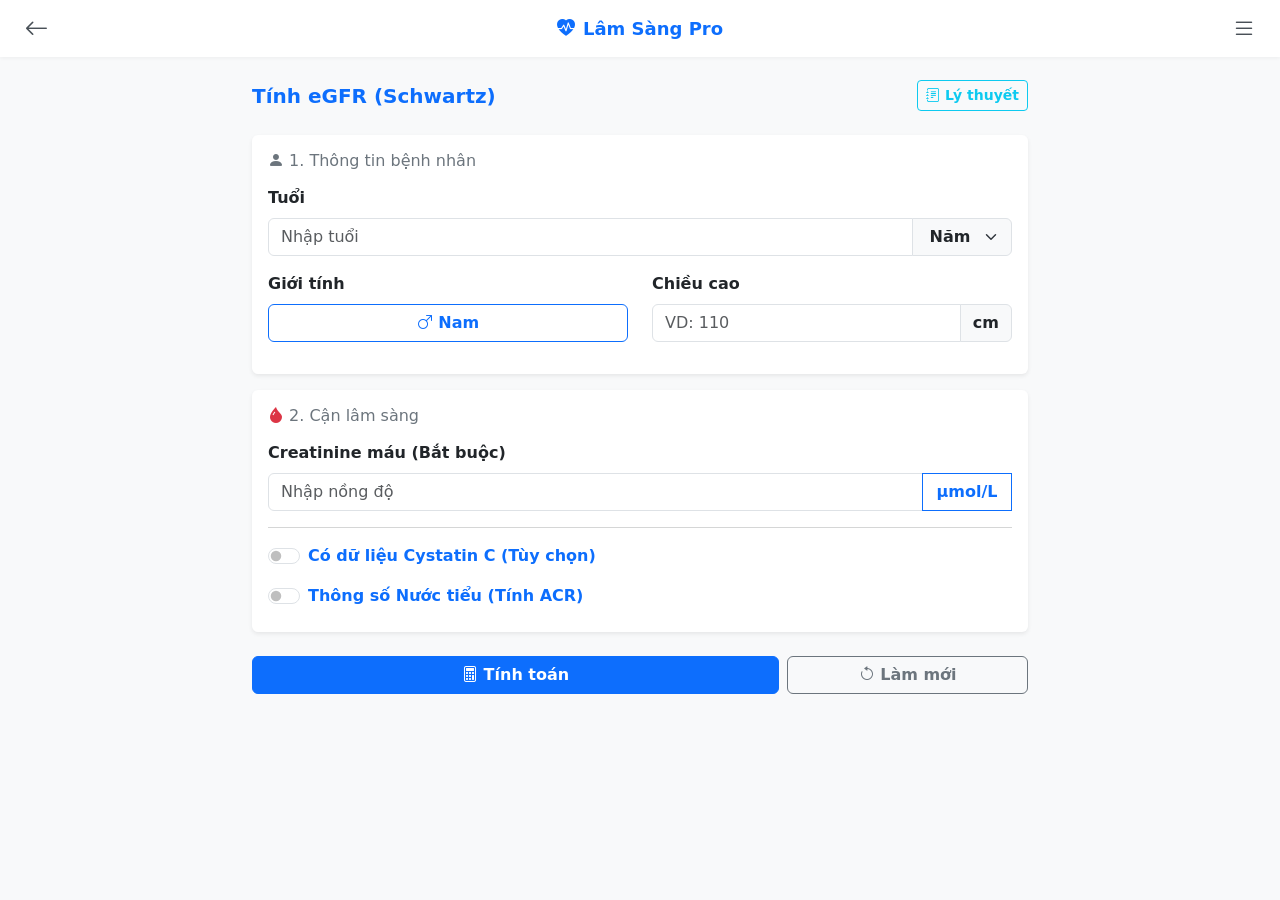
<file: modules/egfr.html>
<!DOCTYPE html>
<html lang="vi">
<head>
    <meta charset="UTF-8">
    <meta name="viewport" content="width=device-width, initial-scale=1.0">
    <title>eGFR & CKD Nhi khoa - Lâm Sàng Pro</title>
    
    <!-- Bootstrap 5 CDN -->
    <link href="https://cdn.jsdelivr.net/npm/bootstrap@5.3.0/dist/css/bootstrap.min.css" rel="stylesheet">
    <link rel="stylesheet" href="https://cdn.jsdelivr.net/npm/bootstrap-icons@1.10.5/font/bootstrap-icons.css">
    
    <!-- CSS Chung của hệ thống (Quy tắc 1) -->
    <link rel="stylesheet" href="../style.css">

    <style>
        /* ----------------------------------------------------
           CSS ĐẶC THÙ CỦA MODULE 
           (Màu sắc khung kết quả level-0 đến level-4 đã nằm trong style.css)
        ----------------------------------------------------- */
        
        /* Nút Switch 1 chạm (Quy tắc 3) */
        .btn-toggle-switch {
            min-width: 90px;
            font-weight: 700;
            transition: all 0.2s;
        }
        .btn-toggle-female {
            color: #d81b60;
            border-color: #d81b60;
            background-color: #fff;
        }
        .btn-toggle-female:hover, .btn-toggle-female:focus {
            background-color: #fce4ec;
            color: #d81b60;
        }
        
        /* Bảng Lý thuyết */
        .theory-table th, .theory-table td {
            text-align: center;
            vertical-align: middle;
            font-size: 13.5px;
        }
        
        /* Tô màu nền trọn ô cho Ma trận KDIGO (Quy tắc 4) */
        .td-level-1 { background-color: #d1e7dd !important; color: #0f5132 !important; font-weight: 600; }
        .td-level-2 { background-color: #fff3cd !important; color: #856404 !important; font-weight: 600; }
        .td-level-3 { background-color: #ffdfad !important; color: #bd5200 !important; font-weight: 600; }
        .td-level-4 { background-color: #f8d7da !important; color: #842029 !important; font-weight: 600; }
    </style>
</head>
<body>

    <!-- KHUNG XƯƠNG: Chèn Menu chung (Quy tắc 2) -->
    <div id="common-ui"></div>

    <!-- NỘI DUNG CHÍNH -->
    <div class="container mt-3 mb-5">
        
        <!-- Tiêu đề & Nút mở Modal Hướng dẫn -->
        <div class="d-flex justify-content-between align-items-center mb-4">
            <h5 class="m-0 text-primary fw-bold">Tính eGFR (Schwartz)</h5>
            <button type="button" class="btn btn-outline-info btn-sm fw-semibold" data-bs-toggle="modal" data-bs-target="#theoryModal">
                <i class="bi bi-journal-text"></i> Lý thuyết
            </button>
        </div>

        <!-- FORM NHẬP LIỆU BẮT BUỘC (Quy tắc 2) -->
        <form id="calcForm">
            
            <div class="card shadow-sm mb-3 border-0">
                <div class="card-body">
                    <h6 class="card-title text-secondary mb-3"><i class="bi bi-person-fill"></i> 1. Thông tin bệnh nhân</h6>
                    
                    <!-- Tuổi: Input number + Dropdown (>= 3 tùy chọn) -->
                    <div class="mb-3">
                        <label class="form-label fw-semibold">Tuổi</label>
                        <div class="input-group">
                            <input type="number" step="0.1" class="form-control" id="ageValue" placeholder="Nhập tuổi" required>
                            <select id="ageUnit" class="form-select bg-light text-center fw-semibold" style="max-width: 100px;">
                                <option value="years" selected>Năm</option>
                                <option value="months">Tháng</option>
                                <option value="weeks">Tuần</option>
                            </select>
                        </div>
                    </div>

                    <div class="row">
                        <!-- Giới tính: Nút Switch 1 chạm (2 tùy chọn) -->
                        <div class="col-6 mb-3">
                            <label class="form-label fw-semibold">Giới tính</label>
                            <div>
                                <button type="button" id="genderBtn" class="btn btn-outline-primary w-100 btn-toggle-switch" onclick="toggleGender()">
                                    <i class="bi bi-gender-male"></i> Nam
                                </button>
                                <input type="hidden" id="genderVal" value="male">
                            </div>
                        </div>

                        <!-- Chiều cao -->
                        <div class="col-6 mb-3">
                            <label class="form-label fw-semibold">Chiều cao</label>
                            <div class="input-group">
                                <input type="number" step="0.1" class="form-control" id="height" placeholder="VD: 110" required>
                                <span class="input-group-text fw-semibold">cm</span>
                            </div>
                        </div>
                    </div>
                </div>
            </div>

            <div class="card shadow-sm mb-4 border-0">
                <div class="card-body">
                    <h6 class="card-title text-secondary mb-3"><i class="bi bi-droplet-fill text-danger"></i> 2. Cận lâm sàng</h6>
                    
                    <!-- Creatinine máu: Input + Nút Switch 1 chạm (2 tùy chọn) -->
                    <div class="mb-3">
                        <label class="form-label fw-semibold">Creatinine máu (Bắt buộc)</label>
                        <div class="input-group">
                            <input type="number" step="0.01" class="form-control" id="serumCrea" placeholder="Nhập nồng độ" required>
                            <button type="button" id="creaUnitBtn" class="btn btn-outline-primary btn-toggle-switch" onclick="toggleCreaUnit()">µmol/L</button>
                            <input type="hidden" id="creaUnitVal" value="umol">
                        </div>
                    </div>

                    <hr class="text-muted opacity-25">

                    <!-- Cystatin C (Tùy chọn) -->
                    <div class="form-check form-switch mb-2">
                        <input class="form-check-input" type="checkbox" id="hasCystatin" onchange="toggleCys()">
                        <label class="form-check-label fw-semibold text-primary" for="hasCystatin">Có dữ liệu Cystatin C (Tùy chọn)</label>
                    </div>
                    <div id="cysBlock" class="mb-3" style="display: none;">
                        <div class="input-group">
                            <input type="number" step="0.01" class="form-control" id="cysValue" placeholder="Nhập Cystatin C">
                            <span class="input-group-text fw-semibold bg-light">mg/L</span>
                        </div>
                    </div>

                    <!-- Nước tiểu (Tùy chọn) -->
                    <div class="form-check form-switch mb-2 mt-3">
                        <input class="form-check-input" type="checkbox" id="hasUrine" onchange="toggleUrine()">
                        <label class="form-check-label fw-semibold text-primary" for="hasUrine">Thông số Nước tiểu (Tính ACR)</label>
                    </div>
                    
                    <div id="urineBlock" style="display: none;">
                        <!-- Albumin niệu: Dropdown (3 tùy chọn) -->
                        <div class="mb-3">
                            <label class="form-label small text-muted mb-1">Albumin niệu</label>
                            <div class="input-group">
                                <input type="number" step="0.01" class="form-control" id="urineAlb" placeholder="Nhập Albumin">
                                <select id="albUnit" class="form-select bg-light text-center fw-semibold" style="max-width: 100px;">
                                    <option value="gl">g/L</option>
                                    <option value="mgl" selected>mg/L</option>
                                    <option value="mgdl">mg/dL</option>
                                </select>
                            </div>
                        </div>
                        
                        <!-- Creatinine niệu: Dropdown (3 tùy chọn) -->
                        <div class="mb-3">
                            <label class="form-label small text-muted mb-1">Creatinine niệu</label>
                            <div class="input-group">
                                <input type="number" step="0.01" class="form-control" id="urineCrea" placeholder="Nhập Creatinine niệu">
                                <select id="urineCreaUnit" class="form-select bg-light text-center fw-semibold" style="max-width: 100px;">
                                    <option value="umol">µmol/L</option>
                                    <option value="mmol" selected>mmol/L</option>
                                    <option value="mgdl">mg/dL</option>
                                </select>
                            </div>
                        </div>
                    </div>

                </div>
            </div>

            <!-- NÚT HÀNH ĐỘNG (Quy tắc 2: Tỷ lệ 70-30 trên cùng 1 hàng) -->
            <div class="d-flex gap-2 mb-2">
                <button type="button" onclick="calculate()" class="btn btn-primary fw-bold" style="flex: 7;">
                    <i class="bi bi-calculator"></i> Tính toán
                </button>
                <button type="reset" class="btn btn-outline-secondary fw-semibold" style="flex: 3;" onclick="resetResult()">
                    <i class="bi bi-arrow-counterclockwise"></i> Làm mới
                </button>
            </div>
        </form>

        <!-- KHU VỰC KẾT QUẢ (Quy tắc 3: Ẩn mặc định ban đầu) -->
        <div id="resultSection" style="display: none; padding-top: 10px;">
            
            <!-- Cảnh báo Trẻ nhũ nhi -->
            <div id="infantWarning" class="alert alert-info border-info mb-3" style="display: none;">
                <strong><i class="bi bi-info-circle-fill"></i> Lưu ý:</strong> Trẻ dưới 2 tuổi chức năng thận chưa hoàn thiện. eGFR mang tính chất tham chiếu sinh lý, không áp dụng phân độ CKD tiêu chuẩn.
            </div>

            <!-- Kết quả Chính (Schwartz) -->
            <div id="resultBox" class="result-box mb-3">
                <p class="mb-1 fw-semibold text-uppercase" style="font-size: 13px;">eGFR (Schwartz Gốc)</p>
                <h1 id="egfrVal" class="fw-bold mb-0" style="font-size: 2.8rem;">--</h1>
                <p class="mb-2 fw-medium" style="font-size: 14px;">mL/min/1.73m²</p>
                <div class="badge bg-light text-dark border mb-2">Hệ số K = <span id="kFactor">--</span></div>
                
                <hr class="my-2 opacity-25">
                
                <!-- Phân độ KDIGO (Chỉ hiện khi >= 2 tuổi) -->
                <div id="kdigoSection">
                    <h6 id="riskText" class="fw-bold mb-1 mt-2 text-uppercase">--</h6>
                    <div class="small fw-semibold">
                        <span id="gStageText">G: --</span> | <span id="aStageText">A: --</span>
                    </div>
                    <div id="kdoqiText" class="small mt-1 fst-italic">KDOQI: --</div>
                </div>
            </div>

            <!-- Bảng tham chiếu CKiD U25 -->
            <div class="card shadow-sm border-0 mb-4 bg-light">
                <div class="card-body py-2 px-3">
                    <p class="fw-bold text-secondary mb-2 small"><i class="bi bi-bar-chart-fill"></i> Tham chiếu CKiD U25 (2021)</p>
                    <table class="table table-sm table-borderless mb-0" style="font-size: 13px;">
                        <tr>
                            <td class="text-muted">Theo Creatinine:</td>
                            <td class="text-end fw-bold" id="ckidCr">--</td>
                        </tr>
                        <tr id="ckidCysRow" style="display: none;">
                            <td class="text-muted">Theo Cystatin C:</td>
                            <td class="text-end fw-bold" id="ckidCys">--</td>
                        </tr>
                        <tr id="ckidCombiRow" style="display: none; border-top: 1px dashed #ccc;">
                            <td class="text-dark fw-semibold pt-2">Kết hợp (Cr-Cys):</td>
                            <td class="text-end fw-bold text-primary pt-2" id="ckidCombi">--</td>
                        </tr>
                    </table>
                </div>
            </div>

        </div>

    </div>

    <!-- MODAL LÝ THUYẾT (Quy tắc 2: modal-lg) -->
    <div class="modal fade" id="theoryModal" tabindex="-1">
        <div class="modal-dialog modal-lg modal-dialog-centered modal-dialog-scrollable">
            <div class="modal-content">
                <div class="modal-header bg-info text-dark">
                    <h6 class="modal-title fw-bold"><i class="bi bi-book"></i> Lý thuyết & Tham chiếu</h6>
                    <button type="button" class="btn-close" data-bs-dismiss="modal"></button>
                </div>
                <div class="modal-body text-start" style="font-size: 14px;">
                    
                    <h6 class="text-primary fw-bold">1. Công thức Schwartz Gốc</h6>
                    <p class="mb-2 text-center font-monospace bg-light p-2 rounded border fw-bold">eGFR = (K × Chiều cao) / Serum Creatinine</p>
                    <div class="table-responsive mb-3">
                        <table class="table table-bordered theory-table">
                            <thead class="table-light">
                                <tr>
                                    <th>Đối tượng</th>
                                    <th>K (mg/dL)</th>
                                    <th>K (µmol/L)</th>
                                </tr>
                            </thead>
                            <tbody>
                                <tr><td>Sơ sinh (≤ 1 tuần)</td><td>0.33</td><td>29.2</td></tr>
                                <tr><td>Nhũ nhi (1w - 2y)</td><td>0.45</td><td>39.78</td></tr>
                                <tr><td>Trẻ em (2 - 12y)</td><td>0.55</td><td>48.6</td></tr>
                                <tr><td>Trẻ nữ > 12 tuổi</td><td>0.55</td><td>48.6</td></tr>
                                <tr><td>Trẻ nam > 12 tuổi</td><td>0.70</td><td>61.88</td></tr>
                            </tbody>
                        </table>
                    </div>

                    <h6 class="text-primary fw-bold">2. Quy đổi Creatinine máu</h6>
                    <p class="fw-semibold bg-light p-2 rounded text-center border">1 mg/dL = 88.4 µmol/L</p>

                    <h6 class="text-primary fw-bold mt-3">3. Phân độ KDIGO 2012 (G & A)</h6>
                    <div class="row">
                        <div class="col-sm-6 mb-2">
                            <strong>Mức lọc GFR (G):</strong>
                            <em class="small text-muted">(ml/phút/1.73m2)</em>
                            <ul class="ps-3 mb-0">
                                <li>G1: ≥ 90</li>
                                <li>G2: 60 - 89</li>
                                <li>G3a: 45 - 59</li>
                                <li>G3b: 30 - 44</li>
                                <li>G4: 15 - 29</li>
                                <li>G5: < 15</li>
                            </ul>
                        </div>
                        <div class="col-sm-6">
                            <strong>Albumin niệu (A):</strong>
                            <em class="small text-muted">(ACR: mg/g)</em>
                            <ul class="ps-3">
                                <li>A1: < 30</li>
                                <li>A2: 30 - 300</li>
                                <li>A3: > 300</li>
                            </ul>
                        </div>
                    </div>

                    <h6 class="text-primary fw-bold mt-3">4. Ma trận Nguy cơ KDIGO 2012</h6>
                    <div class="table-responsive">
                        <!-- Đã tô màu Cell Background toàn bộ bảng khớp 100% hình ảnh tham chiếu -->
                        <table class="table table-bordered theory-table">
                            <thead>
                                <tr>
                                    <th rowspan="2" class="align-middle bg-light">Phân loại GFR<br>(mL/min/1.73m²)</th>
                                    <th colspan="3" class="bg-light">Albumin niệu (ACR - mg/g)</th>
                                </tr>
                                <tr>
                                    <th class="text-success">A1 (< 30)</th>
                                    <th class="text-warning">A2 (30 - 300)</th>
                                    <th class="text-danger">A3 (> 300)</th>
                                </tr>
                            </thead>
                            <tbody>
                                <tr>
                                    <td class="fw-bold bg-light">G1 (≥ 90)</td>
                                    <td class="td-level-1">Thấp</td>
                                    <td class="td-level-2">Trung bình</td>
                                    <td class="td-level-3">Cao</td>
                                </tr>
                                <tr>
                                    <td class="fw-bold bg-light">G2 (60 - 89)</td>
                                    <td class="td-level-1">Thấp</td>
                                    <td class="td-level-2">Trung bình</td>
                                    <td class="td-level-3">Cao</td>
                                </tr>
                                <tr>
                                    <td class="fw-bold bg-light">G3a (45 - 59)</td>
                                    <td class="td-level-2">Trung bình</td>
                                    <td class="td-level-3">Cao</td>
                                    <td class="td-level-4">Rất Cao</td>
                                </tr>
                                <tr>
                                    <td class="fw-bold bg-light">G3b (30 - 44)</td>
                                    <td class="td-level-3">Cao</td>
                                    <td class="td-level-4">Rất Cao</td>
                                    <td class="td-level-4">Rất Cao</td>
                                </tr>
                                <tr>
                                    <td class="fw-bold bg-light">G4 (15 - 29)</td>
                                    <td class="td-level-4">Rất Cao</td>
                                    <td class="td-level-4">Rất Cao</td>
                                    <td class="td-level-4">Rất Cao</td>
                                </tr>
                                <tr>
                                    <td class="fw-bold bg-light">G5 (< 15)</td>
                                    <td class="td-level-4">Rất Cao</td>
                                    <td class="td-level-4">Rất Cao</td>
                                    <td class="td-level-4">Rất Cao</td>
                                </tr>
                            </tbody>
                        </table>
                    </div>

                    <h6 class="text-primary fw-bold mt-3">5. Giai đoạn KDOQI</h6>
                    <p class="mb-1">Giai đoạn 1 & 2 bắt buộc phải có bằng chứng tổn thương thận (VD: ACR ≥ 30 mg/g). Từ Giai đoạn 3 chẩn đoán chỉ cần dựa vào eGFR < 60.</p>

                    <hr>
                    <p class="small text-muted mb-0">
                        <strong>Tài liệu tham khảo:</strong><br>
                        1. Schwartz GJ et al. (1976) Pediatrics.<br>
                        2. KDIGO 2012 Clinical Practice Guideline for CKD.<br>
                        3. CKiD U25 (2021) eGFR equation for adolescents/young adults.
                    </p>
                </div>
            </div>
        </div>
    </div>

    <!-- JS CHUNG CỦA HỆ THỐNG (Quy tắc 1) -->
    <script src="https://cdn.jsdelivr.net/npm/bootstrap@5.3.0/dist/js/bootstrap.bundle.min.js"></script>
    <script src="../js/main.js"></script>
    
    <!-- MODULE-SPECIFIC JS (Quy tắc 2) -->
    <script>
        // Xử lý nút Switch 1 chạm cho Giới tính
        function toggleGender() {
            const btn = document.getElementById('genderBtn');
            const val = document.getElementById('genderVal');
            
            if (val.value === 'male') {
                val.value = 'female';
                btn.innerHTML = '<i class="bi bi-gender-female"></i> Nữ';
                btn.classList.remove('btn-outline-primary');
                btn.classList.add('btn-toggle-female');
            } else {
                val.value = 'male';
                btn.innerHTML = '<i class="bi bi-gender-male"></i> Nam';
                btn.classList.remove('btn-toggle-female');
                btn.classList.add('btn-outline-primary');
            }
        }

        // Xử lý nút Switch 1 chạm cho Đơn vị Creatinine máu
        function toggleCreaUnit() {
            const btn = document.getElementById('creaUnitBtn');
            const val = document.getElementById('creaUnitVal');
            
            if (val.value === 'umol') {
                val.value = 'mgdl';
                btn.innerText = 'mg/dL';
            } else {
                val.value = 'umol';
                btn.innerText = 'µmol/L';
            }
        }

        // Hiện/ẩn khối Tùy chọn
        function toggleCys() {
            document.getElementById('cysBlock').style.display = document.getElementById('hasCystatin').checked ? 'block' : 'none';
        }
        function toggleUrine() {
            document.getElementById('urineBlock').style.display = document.getElementById('hasUrine').checked ? 'block' : 'none';
        }

        // HÀM TÍNH TOÁN CHÍNH
        function calculate() {
            // Lấy dữ liệu Input
            const ageVal = parseFloat(document.getElementById('ageValue').value);
            const ageUnit = document.getElementById('ageUnit').value;
            const gender = document.getElementById('genderVal').value;
            const height = parseFloat(document.getElementById('height').value);
            const serumCrea = parseFloat(document.getElementById('serumCrea').value);
            const creaUnit = document.getElementById('creaUnitVal').value;

            // Kiểm tra dữ liệu trống
            if (isNaN(ageVal) || isNaN(height) || isNaN(serumCrea)) {
                alert("Vui lòng nhập đầy đủ Tuổi, Chiều cao và Creatinine máu!");
                return;
            }

            // Quy đổi tuổi ra Năm và Tuần để đối chiếu bảng hệ số K
            let years = 0, weeks = 0;
            if (ageUnit === 'years') { years = ageVal; weeks = ageVal * 52.14; }
            else if (ageUnit === 'months') { years = ageVal / 12; weeks = ageVal * 4.345; }
            else if (ageUnit === 'weeks') { years = ageVal / 52.14; weeks = ageVal; }

            // Quy đổi Creatinine đồng nhất về cả 2 đơn vị để tính toán
            let crea_umol = creaUnit === 'umol' ? serumCrea : serumCrea * 88.4;
            let crea_mgdl = creaUnit === 'mgdl' ? serumCrea : serumCrea / 88.4;

            // 1. TÍNH SCHWARTZ GỐC (Sử dụng Creatinine umol/L)
            let K_umol = 0;
            if (weeks <= 1) K_umol = 29.2;
            else if (weeks > 1 && years <= 2) K_umol = 39.78;
            else if (years > 2 && years <= 12) K_umol = 48.6;
            else if (years > 12) K_umol = (gender === 'male') ? 61.88 : 48.6;

            const eGFR_Schwartz = (K_umol * height) / crea_umol;

            // 2. TÍNH THAM CHIẾU CKiD U25
            const height_m = height / 100;
            let k_cr = 0;
            if (gender === 'male') {
                if (years < 12) k_cr = 39.0 * Math.pow(1.008, years - 12);
                else if (years <= 18) k_cr = 39.0 * Math.pow(1.045, years - 12);
                else k_cr = 50.8;
            } else {
                if (years < 12) k_cr = 36.1 * Math.pow(1.008, years - 12);
                else if (years <= 18) k_cr = 36.1 * Math.pow(1.023, years - 12);
                else k_cr = 41.4;
            }
            const ckid_cr_val = k_cr * (height_m / crea_mgdl);
            document.getElementById('ckidCr').innerText = ckid_cr_val.toFixed(1);

            // Tùy chọn: Cystatin C
            const hasCys = document.getElementById('hasCystatin').checked;
            const cysValue = parseFloat(document.getElementById('cysValue').value);
            if (hasCys && !isNaN(cysValue) && cysValue > 0) {
                let k_cys = 0;
                if (gender === 'male') {
                    if (years < 15) k_cys = 87.2 * Math.pow(1.011, years - 15);
                    else if (years <= 18) k_cys = 87.2 * Math.pow(0.960, years - 15);
                    else k_cys = 77.1;
                } else {
                    if (years < 12) k_cys = 79.9 * Math.pow(1.004, years - 12);
                    else if (years <= 18) k_cys = 79.9 * Math.pow(0.974, years - 12);
                    else k_cys = 68.3;
                }
                const ckid_cys_val = k_cys / cysValue;
                const ckid_combi_val = (ckid_cr_val + ckid_cys_val) / 2;

                document.getElementById('ckidCysRow').style.display = 'table-row';
                document.getElementById('ckidCombiRow').style.display = 'table-row';
                document.getElementById('ckidCys').innerText = ckid_cys_val.toFixed(1);
                document.getElementById('ckidCombi').innerText = ckid_combi_val.toFixed(1);
            } else {
                document.getElementById('ckidCysRow').style.display = 'none';
                document.getElementById('ckidCombiRow').style.display = 'none';
            }

            // 3. TÍNH ACR & PHÂN ĐỘ KDIGO
            let acr = null;
            const hasUrine = document.getElementById('hasUrine').checked;
            const uAlb = parseFloat(document.getElementById('urineAlb').value);
            const uAlbUnit = document.getElementById('albUnit').value;
            const uCrea = parseFloat(document.getElementById('urineCrea').value);
            const uCreaUnit = document.getElementById('urineCreaUnit').value;

            if (hasUrine && !isNaN(uAlb) && !isNaN(uCrea) && uCrea > 0) {
                // Quy đổi Albumin về mg/L
                let alb_mgl = uAlb;
                if (uAlbUnit === 'gl') alb_mgl = uAlb * 1000;
                else if (uAlbUnit === 'mgdl') alb_mgl = uAlb * 10;

                // Quy đổi Creatinine niệu về mg/dL
                let ucrea_mgdl = uCrea;
                if (uCreaUnit === 'umol') ucrea_mgdl = uCrea / 88.4;
                else if (uCreaUnit === 'mmol') ucrea_mgdl = (uCrea * 1000) / 88.4;

                // Công thức tính ACR (mg/g)
                acr = (alb_mgl / ucrea_mgdl) * 100;
            }

            // --- XUẤT KẾT QUẢ RA GIAO DIỆN ---
            document.getElementById('resultSection').style.display = 'block';
            document.getElementById('egfrVal').innerText = eGFR_Schwartz.toFixed(1);
            document.getElementById('kFactor').innerText = K_umol;

            const resultBox = document.getElementById('resultBox');
            // Xóa toàn bộ class màu cũ trước khi gán mới
            resultBox.className = 'result-box mb-3'; 

            if (years < 2) {
                // Phân độ đặc thù cho Nhũ Nhi (Mức 0)
                document.getElementById('infantWarning').style.display = 'block';
                document.getElementById('kdigoSection').style.display = 'none';
                resultBox.classList.add('level-0');
            } else {
                // Phân độ KDIGO cho trẻ >= 2 tuổi
                document.getElementById('infantWarning').style.display = 'none';
                document.getElementById('kdigoSection').style.display = 'block';

                // Giai đoạn G
                let gCode = ''; let gStage = '';
                if (eGFR_Schwartz >= 90) { gCode = 'G1'; gStage = 'G1 (≥ 90)'; }
                else if (eGFR_Schwartz >= 60) { gCode = 'G2'; gStage = 'G2 (60-89)'; }
                else if (eGFR_Schwartz >= 45) { gCode = 'G3a'; gStage = 'G3a (45-59)'; }
                else if (eGFR_Schwartz >= 30) { gCode = 'G3b'; gStage = 'G3b (30-44)'; }
                else if (eGFR_Schwartz >= 15) { gCode = 'G4'; gStage = 'G4 (15-29)'; }
                else { gCode = 'G5'; gStage = 'G5 (< 15)'; }
                
                // Giai đoạn A
                let aCode = ''; let aStage = 'Chưa có ACR';
                if (acr !== null) {
                    if (acr < 30) { aCode = 'A1'; aStage = `A1 (< 30) - ACR: ${acr.toFixed(1)}`; }
                    else if (acr <= 300) { aCode = 'A2'; aStage = `A2 (30-300) - ACR: ${acr.toFixed(1)}`; }
                    else { aCode = 'A3'; aStage = `A3 (> 300) - ACR: ${acr.toFixed(1)}`; }
                }
                
                document.getElementById('gStageText').innerText = 'GFR: ' + gStage;
                document.getElementById('aStageText').innerText = 'Albumin niệu: ' + aStage;

                // Đánh giá Ma trận màu sắc (Khớp Rule 4)
                let level = 1; let riskStr = "Không đủ dữ liệu phân tầng nguy cơ";
                if (aCode !== '') {
                    if (gCode === 'G1' || gCode === 'G2') {
                        if (aCode === 'A1') { level = 1; riskStr = "NGUY CƠ THẤP"; }
                        else if (aCode === 'A2') { level = 2; riskStr = "NGUY CƠ TRUNG BÌNH"; }
                        else { level = 3; riskStr = "NGUY CƠ CAO"; }
                    } else if (gCode === 'G3a') {
                        if (aCode === 'A1') { level = 2; riskStr = "NGUY CƠ TRUNG BÌNH"; }
                        else if (aCode === 'A2') { level = 3; riskStr = "NGUY CƠ CAO"; }
                        else { level = 4; riskStr = "NGUY CƠ RẤT CAO"; }
                    } else if (gCode === 'G3b') {
                        if (aCode === 'A1') { level = 3; riskStr = "NGUY CƠ CAO"; }
                        else { level = 4; riskStr = "NGUY CƠ RẤT CAO"; }
                    } else {
                        level = 4; riskStr = "NGUY CƠ RẤT CAO";
                    }
                } else {
                    // Fallback theo eGFR nếu không có dữ liệu nước tiểu
                    if (gCode === 'G1') level = 1;
                    else if (gCode === 'G2') level = 2;
                    else if (gCode === 'G3a' || gCode === 'G3b') level = 3;
                    else level = 4;
                }

                // Áp dụng class màu sắc lâm sàng
                resultBox.classList.add(`level-${level}`);
                document.getElementById('riskText').innerText = riskStr;

                // Giai đoạn KDOQI
                let hasKidneyDamage = (acr !== null && acr >= 30);
                let kdoqiStr = '';
                if (eGFR_Schwartz >= 90) kdoqiStr = hasKidneyDamage ? 'Giai đoạn 1 (Có tổn thương thận)' : 'Chưa đủ TC GĐ 1 (Cần ACR ≥ 30)';
                else if (eGFR_Schwartz >= 60) kdoqiStr = hasKidneyDamage ? 'Giai đoạn 2 (Có tổn thương thận)' : 'Chưa đủ TC GĐ 2 (Cần ACR ≥ 30)';
                else if (eGFR_Schwartz >= 30) kdoqiStr = 'Giai đoạn 3 (GFR < 60)';
                else if (eGFR_Schwartz >= 15) kdoqiStr = 'Giai đoạn 4 (GFR < 30)';
                else kdoqiStr = 'Giai đoạn 5 (Suy thận mạn)';
                document.getElementById('kdoqiText').innerText = "KDOQI: " + kdoqiStr;
            }

            // Tự động cuộn trang xuống khu vực kết quả (UX mượt mà)
            setTimeout(() => {
                document.getElementById('resultSection').scrollIntoView({ behavior: 'smooth', block: 'start' });
            }, 100);
        }

        // HÀM RESET (Quy tắc 2: Phải có để ẩn kết quả)
        function resetResult() {
            document.getElementById('resultSection').style.display = 'none';
        }
    </script>
</body>
</html>
</file>
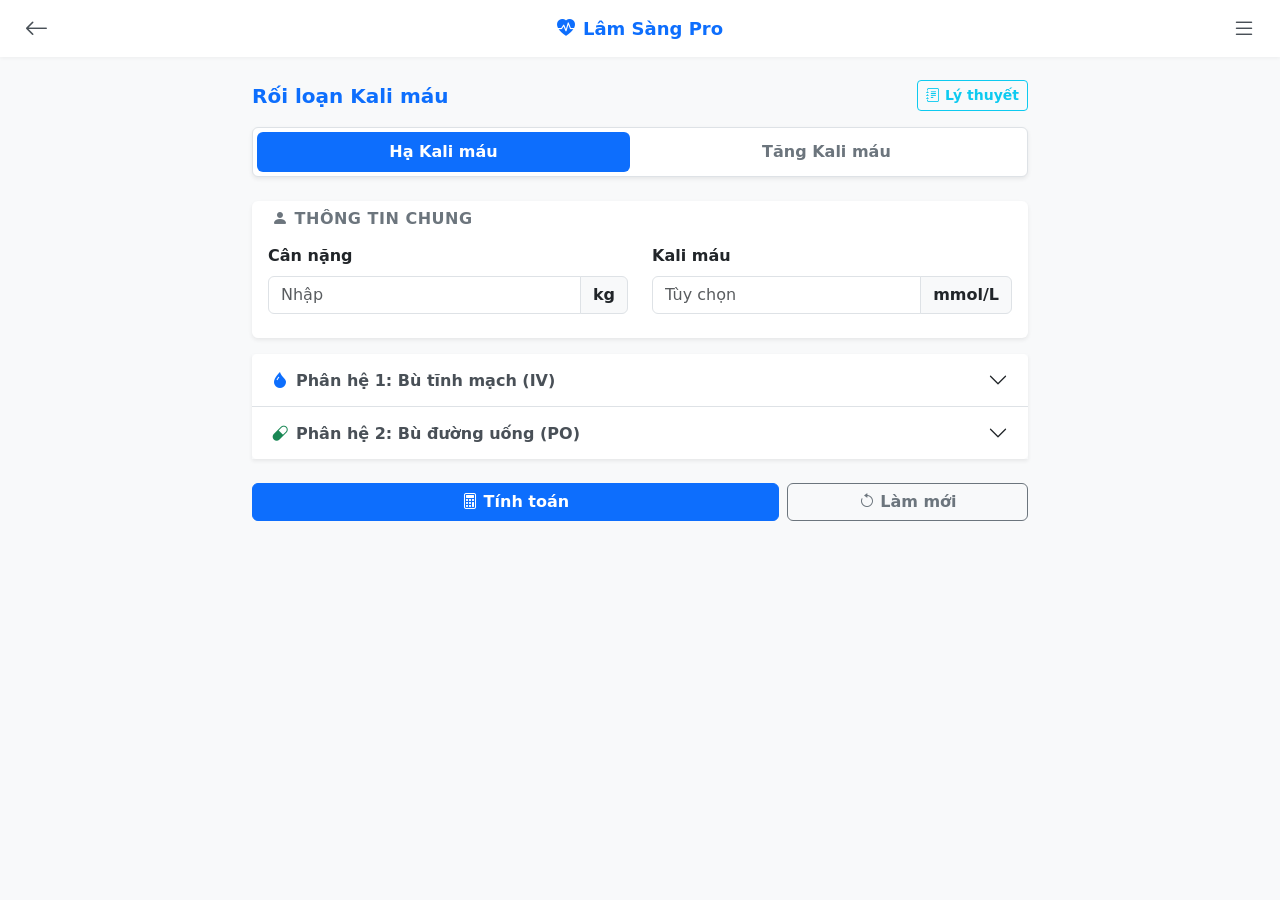
<file: modules/ha-kali.html>
<!DOCTYPE html>
<html lang="vi">
<head>
    <meta charset="UTF-8">
    <meta name="viewport" content="width=device-width, initial-scale=1.0">
    <title>Hạ Kali máu - Lâm Sàng Pro</title>
    
    <!-- Bootstrap 5 CDN -->
    <link href="https://cdn.jsdelivr.net/npm/bootstrap@5.3.0/dist/css/bootstrap.min.css" rel="stylesheet">
    <link rel="stylesheet" href="https://cdn.jsdelivr.net/npm/bootstrap-icons@1.11.1/font/bootstrap-icons.css">
    
    <!-- CSS Chung của hệ thống (Quy tắc 1) -->
    <link rel="stylesheet" href="../style.css">

    <style>
        /* Tùy chỉnh Nút Switch 1 chạm (Quy tắc 3) */
        .btn-toggle-switch {
            font-weight: 700;
            transition: all 0.2s;
        }
        .btn-toggle-route-central {
            color: #fff;
            background-color: #fd7e14; /* Cam cảnh báo cho đường trung tâm */
            border-color: #fd7e14;
        }
        
        /* Tùy chỉnh Accordion cho chuẩn UI Y khoa */
        .accordion-button:not(.collapsed) {
            background-color: #e7f1ff;
            color: #0c5460;
            font-weight: 700;
        }
        .accordion-button {
            font-weight: 600;
            color: #495057;
        }
    </style>
</head>
<body>

    <!-- KHUNG XƯƠNG: Chèn Menu chung (Quy tắc 2) -->
    <div id="common-ui" data-back-url="diengiai.html"></div>

    <!-- NỘI DUNG CHÍNH -->
    <div class="container mt-3 mb-5">
        
        <!-- Tiêu đề & Nút mở Modal Hướng dẫn (Quy tắc 2) -->
        <div class="d-flex justify-content-between align-items-center mb-3">
            <h5 class="m-0 text-primary fw-bold">Rối loạn Kali máu</h5>
            <button type="button" class="btn btn-outline-info btn-sm fw-semibold" data-bs-toggle="modal" data-bs-target="#theoryModal">
                <i class="bi bi-journal-text"></i> Lý thuyết
            </button>
        </div>

        <!-- PILLS ĐIỀU HƯỚNG CHUYỂN TRANG (Quy tắc 5) -->
        <ul class="nav nav-pills nav-fill mb-4 bg-white p-1 rounded border shadow-sm">
            <li class="nav-item">
                <a class="nav-link active fw-bold" aria-current="page" href="#">Hạ Kali máu</a>
            </li>
            <li class="nav-item">
                <a class="nav-link text-secondary fw-semibold" href="tang-kali.html">Tăng Kali máu</a>
            </li>
        </ul>

        <!-- FORM NHẬP LIỆU BẮT BUỘC (Quy tắc 2) -->
        <form id="calcForm">
            
            <!-- KHU VỰC THÔNG TIN CHUNG -->
            <div class="card shadow-sm mb-3 border-0">
                <div class="card-body pt-2">
                    <h6 class="section-title mt-0"><i class="bi bi-person-fill"></i> Thông tin chung</h6>
                    
                    <div class="row">
                        <!-- Cân nặng: Bắt buộc, type="number" (Quy tắc 3) -->
                        <div class="col-6 mb-2">
                            <label class="form-label fw-semibold">Cân nặng</label>
                            <div class="input-group">
                                <input type="number" step="0.1" class="form-control" id="weight" placeholder="Nhập" required>
                                <span class="input-group-text fw-semibold">kg</span>
                            </div>
                        </div>

                        <!-- Kali máu: Tùy chọn, type="number" -->
                        <div class="col-6 mb-2">
                            <label class="form-label fw-semibold">Kali máu</label>
                            <div class="input-group">
                                <input type="number" step="0.01" class="form-control" id="kVal" placeholder="Tùy chọn">
                                <span class="input-group-text fw-semibold">mmol/L</span>
                            </div>
                        </div>
                    </div>
                </div>
            </div>

            <!-- HỆ THỐNG ACCORDION: TĨNH MẠCH VÀ ĐƯỜNG UỐNG -->
            <div class="accordion mb-4 shadow-sm" id="kaliAccordion">
                
                <!-- ACCORDION 1: BÙ TĨNH MẠCH (IV) -->
                <div class="accordion-item border-0 border-bottom">
                    <h2 class="accordion-header">
                        <button class="accordion-button collapsed" type="button" data-bs-toggle="collapse" data-bs-target="#collapseIV">
                            <i class="bi bi-droplet-fill text-primary me-2"></i> Phân hệ 1: Bù tĩnh mạch (IV)
                        </button>
                    </h2>
                    <div id="collapseIV" class="accordion-collapse collapse" data-bs-parent="#kaliAccordion">
                        <div class="accordion-body bg-light">
                            
                            <!-- Liều bù: Dropdown (3 tùy chọn) -->
                            <div class="mb-3">
                                <label class="form-label fw-semibold">Liều bù</label>
                                <div class="input-group">
                                    <select id="doseIV" class="form-select bg-white fw-semibold text-center">
                                        <option value="0.3">0.3</option>
                                        <option value="0.5" selected>0.5</option>
                                        <option value="1.0">1.0</option>
                                    </select>
                                    <span class="input-group-text">mEq/kg/liều</span>
                                </div>
                            </div>

                            <!-- Đường truyền: Switch 1 chạm (2 tùy chọn) -->
                            <div class="mb-3">
                                <label class="form-label fw-semibold">Đường truyền tĩnh mạch</label>
                                <button type="button" id="routeBtn" class="btn btn-outline-primary btn-toggle-switch w-100 py-2" onclick="toggleRoute()">
                                    Ngoại vi (Max 40 mEq/L)
                                </button>
                                <input type="hidden" id="routeVal" value="peripheral">
                            </div>

                            <!-- Thời gian truyền: Dropdown (3 tùy chọn) -->
                            <div class="mb-2">
                                <label class="form-label fw-semibold">Thời gian truyền</label>
                                <div class="input-group">
                                    <select id="timeIV" class="form-select bg-white fw-semibold text-center">
                                        <option value="2" selected>2</option>
                                        <option value="3">3</option>
                                        <option value="4">4</option>
                                    </select>
                                    <span class="input-group-text">Giờ</span>
                                </div>
                            </div>

                        </div>
                    </div>
                </div>

                <!-- ACCORDION 2: BÙ ĐƯỜNG UỐNG (PO) -->
                <div class="accordion-item border-0">
                    <h2 class="accordion-header">
                        <button class="accordion-button collapsed" type="button" data-bs-toggle="collapse" data-bs-target="#collapsePO">
                            <i class="bi bi-capsule text-success me-2"></i> Phân hệ 2: Bù đường uống (PO)
                        </button>
                    </h2>
                    <div id="collapsePO" class="accordion-collapse collapse" data-bs-parent="#kaliAccordion">
                        <div class="accordion-body bg-light">
                            
                            <!-- Liều mục tiêu: Dropdown -->
                            <div class="mb-3">
                                <label class="form-label fw-semibold">Liều mục tiêu</label>
                                <div class="input-group">
                                    <select id="dosePO" class="form-select bg-white fw-semibold text-center">
                                        <option value="1.0">1.0</option>
                                        <option value="1.5">1.5</option>
                                        <option value="2.0" selected>2.0</option>
                                        <option value="2.5">2.5</option>
                                        <option value="3.0">3.0</option>
                                        <option value="3.5">3.5</option>
                                        <option value="4.0">4.0</option>
                                    </select>
                                    <span class="input-group-text">mEq/kg/ngày</span>
                                </div>
                            </div>

                            <!-- Chế phẩm: Dropdown -->
                            <div class="mb-2">
                                <label class="form-label fw-semibold">Chế phẩm quy đổi</label>
                                <select id="productPO" class="form-select bg-white fw-semibold">
                                    <option value="ampoule">Ống KCl 10% (10ml = 13.4 mEq)</option>
                                    <option value="tab500">Viên KCl 500mg (6.7 mEq)</option>
                                    <option value="tab600">Viên KCl 600mg (8.0 mEq)</option>
                                </select>
                            </div>

                        </div>
                    </div>
                </div>

            </div>

            <!-- NÚT HÀNH ĐỘNG TỔNG (Quy tắc 2: Tỷ lệ 70-30 trên cùng 1 hàng dưới form) -->
            <div class="d-flex gap-2 mb-2">
                <button type="button" onclick="calculateAll()" class="btn btn-primary fw-bold" style="flex: 7;">
                    <i class="bi bi-calculator"></i> Tính toán
                </button>
                <button type="reset" class="btn btn-outline-secondary fw-semibold" style="flex: 3;" onclick="resetResult()">
                    <i class="bi bi-arrow-counterclockwise"></i> Làm mới
                </button>
            </div>
        </form>

        <!-- KHU VỰC KẾT QUẢ (Quy tắc 3: Ẩn mặc định ban đầu) -->
        <div id="resultSection" style="display: none; padding-top: 10px;">
            
            <!-- KHUNG KẾT QUẢ TĨNH MẠCH -->
            <div id="resBoxIV" class="result-box mb-3" style="display: none;">
                <p class="section-title text-uppercase mb-1">Tốc độ bơm tiêm điện</p>
                <div id="ivRateVal" class="result-value-main">--</div>
                <div class="result-unit-main mb-2">mL/giờ</div>
                
                <div class="badge bg-light text-dark border mb-3 p-2 fs-6">Đạt: <span id="ivSpeedDesc" class="fw-bold">--</span> mEq/kg/giờ</div>
                
                <hr class="my-2 opacity-25">
                <div id="ivRecipeDesc" class="result-desc text-start mt-3 p-2 bg-white rounded border">--</div>
                <div id="ivWarning" class="result-desc text-start mt-2 fw-bold" style="display:none;"></div>
            </div>

            <!-- KHUNG KẾT QUẢ ĐƯỜNG UỐNG -->
            <div id="resBoxPO" class="result-box mb-3" style="display: none;">
                <p class="section-title text-uppercase mb-1">Y Lệnh Đường Uống</p>
                
                <!-- Kết quả cho Ống uống -->
                <div id="poAmpouleResult" style="display:none;">
                    <div id="poMlVal" class="result-value-main text-primary">--</div>
                    <div class="result-unit-main mb-2">mL / ngày</div>
                    <div class="result-desc mt-3 p-3 bg-white rounded border text-start">
                        Bác sĩ tự chia thành 2-4 cữ uống/ngày. <br>
                        <strong>Lưu ý:</strong> Cần pha loãng với nước/đường và uống sau ăn.
                    </div>
                </div>

                <!-- Kết quả UX Magic cho Thuốc Viên -->
                <div id="poTabletResult" style="display:none;">
                    <div class="badge bg-light text-dark border mb-3 p-2 w-100 text-start fs-6">
                        Mục tiêu lý thuyết: <span id="poTargetMeq" class="fw-bold text-primary">--</span> mEq/ngày<br>
                        <span class="text-muted fw-normal">(Tương đương: <span id="poExactTabs">--</span> viên)</span>
                    </div>
                    
                    <div class="row g-2">
                        <div class="col-12">
                            <div class="p-2 border rounded bg-white text-start shadow-sm">
                                <span class="fw-bold text-success"><i class="bi bi-check-circle-fill"></i> Gợi ý 1:</span> Dùng <span class="result-value-main" style="font-size: 1.5rem;" id="poFloorTabs">--</span> <strong>viên/ngày</strong><br>
                                <span class="result-desc text-muted">Đạt liều thực tế: <span id="poFloorDose" class="fw-bold text-dark">--</span> mEq/kg/ngày</span>
                            </div>
                        </div>
                        <div class="col-12">
                            <div class="p-2 border rounded bg-white text-start shadow-sm">
                                <span class="fw-bold text-primary"><i class="bi bi-check-circle-fill"></i> Gợi ý 2:</span> Dùng <span class="result-value-main" style="font-size: 1.5rem;" id="poCeilTabs">--</span> <strong>viên/ngày</strong><br>
                                <span class="result-desc text-muted">Đạt liều thực tế: <span id="poCeilDose" class="fw-bold text-dark">--</span> mEq/kg/ngày</span>
                            </div>
                        </div>
                    </div>
                    <div class="result-desc mt-3 small text-muted text-start">
                        * Bác sĩ chọn 1 trong 2 mốc trên và tự phân bổ cữ uống trong ngày (nguyên viên). Uống sau ăn.
                    </div>
                </div>
            </div>
            
        </div>

    </div>

    <!-- MODAL LÝ THUYẾT (Quy tắc 2) -->
    <div class="modal fade" id="theoryModal" tabindex="-1">
        <div class="modal-dialog modal-lg modal-dialog-centered modal-dialog-scrollable">
            <div class="modal-content">
                <div class="modal-header bg-info text-dark">
                    <!-- Icon Modal chuẩn (Quy tắc 2) -->
                    <h6 class="modal-title fw-bold"><i class="bi bi-book"></i> Lý thuyết & Tham chiếu</h6>
                    <button type="button" class="btn-close" data-bs-dismiss="modal"></button>
                </div>
                <div class="modal-body text-start">
                    
                    <h6 class="text-primary fw-bold">1. Phân độ Hạ Kali máu</h6>
                    <div class="table-responsive mb-3">
                        <table class="table table-bordered text-center align-middle">
                            <thead>
                                <tr class="bg-light">
                                    <th>Mức độ</th>
                                    <th>Kali máu (mmol/L)</th>
                                    <th>Khuyến cáo</th>
                                </tr>
                            </thead>
                            <tbody>
                                <!-- Quy tắc 4: Tô màu bảng bằng class td-level-x -->
                                <tr>
                                    <td class="td-level-1">Nhẹ</td>
                                    <td class="td-level-1">3.0 - 3.4</td>
                                    <td class="text-start bg-light">Ưu tiên bù đường uống.</td>
                                </tr>
                                <tr>
                                    <td class="td-level-3">Vừa</td>
                                    <td class="td-level-3">2.5 - 2.9</td>
                                    <td class="text-start bg-light">Bù tĩnh mạch chậm.</td>
                                </tr>
                                <tr>
                                    <td class="td-level-4">Nặng</td>
                                    <td class="td-level-4">< 2.5</td>
                                    <td class="text-start bg-light">Cấp cứu bù tĩnh mạch. Mắc Monitor theo dõi.</td>
                                </tr>
                            </tbody>
                        </table>
                    </div>

                    <h6 class="text-primary fw-bold mt-3">2. Nguyên tắc an toàn Truyền Tĩnh Mạch</h6>
                    <ul class="mb-3">
                        <li class="text-danger fw-bold">TUYỆT ĐỐI KHÔNG tiêm tĩnh mạch trực tiếp Kali.</li>
                        <li><strong>Tốc độ truyền an toàn:</strong> Trẻ em ≤ 0.5 mEq/kg/giờ (Cấp cứu có thể đến 1.0 qua tĩnh mạch trung tâm). Người lớn ≤ 10 - 20 mEq/giờ.</li>
                        <li><strong>Nồng độ dịch pha an toàn:</strong> 
                            <ul>
                                <li>Đường ngoại vi: ≤ 40 mEq/L (Tránh viêm loét tĩnh mạch).</li>
                                <li>Đường trung tâm: Thường pha 80 mEq/L (Có thể lên tới 120 mEq/L nếu cần thiết nhưng hạn chế).</li>
                            </ul>
                        </li>
                    </ul>

                    <h6 class="text-primary fw-bold mt-3">3. Hệ số quy đổi chế phẩm</h6>
                    <ul>
                        <li>1 Ống <strong>KCl 10% (10ml)</strong> chứa 1.34 g KCl ≈ <strong>13.4 mEq</strong> Kali.</li>
                        <li>1 Viên <strong>Kalium chloratum 500mg</strong> ≈ <strong>6.7 mEq</strong> Kali.</li>
                        <li>1 Viên <strong>Kaleorid / Kaldyum 600mg</strong> ≈ <strong>8.0 mEq</strong> Kali.</li>
                    </ul>

                    <!-- Quy tắc 2: Kẻ ngang và Tài liệu tham khảo -->
                    <hr class="mt-4 mb-2">
                    <div class="small text-muted">
                        <strong>Tài liệu tham khảo:</strong><br>
                        1. Phác đồ Điều trị Nhi khoa - Bệnh viện Nhi Đồng 1 (2020), Chương Rối loạn Nước Điện giải - Rối loạn Kali máu.<br>
                        2. Kliegman RM, et al. Nelson Textbook of Pediatrics 21st Edition. Chapter 66: Fluid and Electrolyte.
                    </div>

                </div>
            </div>
        </div>
    </div>

    <!-- JS CHUNG CỦA HỆ THỐNG -->
    <script src="https://cdn.jsdelivr.net/npm/bootstrap@5.3.0/dist/js/bootstrap.bundle.min.js"></script>
    <script src="../js/main.js"></script>
    
    <!-- MODULE-SPECIFIC JS -->
    <script>
        // Xử lý nút Switch 1 chạm Đường truyền (Quy tắc 3)
        function toggleRoute() {
            const btn = document.getElementById('routeBtn');
            const val = document.getElementById('routeVal');
            
            if (val.value === 'peripheral') {
                val.value = 'central';
                btn.innerText = 'Trung tâm (Max 80 mEq/L)';
                btn.classList.add('btn-toggle-route-central');
                btn.classList.remove('btn-outline-primary');
            } else {
                val.value = 'peripheral';
                btn.innerText = 'Ngoại vi (Max 40 mEq/L)';
                btn.classList.remove('btn-toggle-route-central');
                btn.classList.add('btn-outline-primary');
            }
        }

        // HÀM TÍNH TOÁN TỔNG (Xử lý Accordion tương ứng)
        function calculateAll() {
            // Lấy thông tin chung
            const weight = parseFloat(document.getElementById('weight').value);
            const kVal = parseFloat(document.getElementById('kVal').value);

            // Bắt buộc phải có Cân nặng
            if (isNaN(weight) || weight <= 0) {
                alert("Vui lòng nhập Cân nặng hợp lệ!");
                return;
            }

            // Cảnh báo Kali máu (Nếu có nhập)
            let isEmergency = false;
            let alertMsg = "";
            if (!isNaN(kVal) && kVal < 2.5) {
                isEmergency = true;
                alertMsg = "⚠️ BÁO ĐỘNG: Kali máu < 2.5 mmol/L. Nguy cơ ngưng tim! Yêu cầu mắc Monitor theo dõi ECG liên tục.";
            }

            // Kiểm tra trạng thái Accordion đang mở
            const ivCollapse = document.getElementById('collapseIV');
            const poCollapse = document.getElementById('collapsePO');
            
            // Nếu cả 2 đều đóng, báo lỗi
            if (!ivCollapse.classList.contains('show') && !poCollapse.classList.contains('show')) {
                alert("Vui lòng mở ít nhất 1 phương án bù Kali (Tĩnh mạch hoặc Uống) để tính toán!");
                return;
            }

            // Hiện khung kết quả tổng
            document.getElementById('resultSection').style.display = 'block';

            /* =========================================================
               1. TÍNH BÙ TĨNH MẠCH (IV)
               ========================================================= */
            if (ivCollapse.classList.contains('show')) {
                const doseIV = parseFloat(document.getElementById('doseIV').value);
                const timeIV = parseFloat(document.getElementById('timeIV').value);
                const routeVal = document.getElementById('routeVal').value;

                // Công thức tính toán
                const totalMeq = weight * doseIV; // Tổng mEq cần bù
                const volKCl = totalMeq / 1.34; // Thể tích KCl 10% (1mL = 1.34 mEq)
                
                const maxConc = (routeVal === 'peripheral') ? 40 : 80; // Nồng độ Max
                const totalVol = (totalMeq * 1000) / maxConc; // Tổng thể tích dịch an toàn
                const volDiluent = Math.round(totalVol - volKCl); // Thể tích dung môi NaCl 0.9%

                const rateMLH = totalVol / timeIV; // Tốc độ BTĐ (mL/giờ)
                const speedMeq = (totalMeq / timeIV) / weight; // Tốc độ truyền (mEq/kg/giờ)

                // Phân mức Cảnh báo màu sắc Lâm Sàng Pro (Quy tắc 4)
                let ivLevel = 1; // Mức 1: Xanh lá
                let ivWarnText = "";

                if (isEmergency) {
                    ivLevel = 4; // Mức 4: Đỏ cấp cứu
                    ivWarnText = alertMsg;
                } else if (speedMeq > 0.5) {
                    ivLevel = 4; // Mức 4: Đỏ báo động tốc độ
                    ivWarnText = "⚠️ CẢNH BÁO: Tốc độ truyền > 0.5 mEq/kg/giờ. Nguy cơ loạn nhịp cao, bắt buộc mắc Monitor theo dõi!";
                }

                // Render UI Tĩnh Mạch
                const resBoxIV = document.getElementById('resBoxIV');
                resBoxIV.className = `result-box level-${ivLevel}`; // Xóa margin bottom mặc định của result-box
                
                document.getElementById('ivRateVal').innerText = rateMLH.toFixed(1);
                document.getElementById('ivSpeedDesc').innerText = speedMeq.toFixed(2);
                
                document.getElementById('ivRecipeDesc').innerHTML = `<strong>Y Lệnh Pha:</strong> Lấy <strong>${volKCl.toFixed(1)} mL</strong> KCl 10% pha vào <strong>${volDiluent} mL</strong> dịch (NaCl 0.9% hoặc D5W).`;

                const warnDiv = document.getElementById('ivWarning');
                if (ivWarnText !== "") {
                    warnDiv.innerText = ivWarnText;
                    warnDiv.style.display = 'block';
                    warnDiv.className = `result-desc text-start mt-2 fw-bold text-danger`;
                } else {
                    warnDiv.style.display = 'none';
                }

                resBoxIV.style.display = 'block';
            } else {
                document.getElementById('resBoxIV').style.display = 'none';
            }

            /* =========================================================
               2. TÍNH BÙ ĐƯỜNG UỐNG (PO)
               ========================================================= */
            if (poCollapse.classList.contains('show')) {
                const dosePO = parseFloat(document.getElementById('dosePO').value);
                const product = document.getElementById('productPO').value;

                const targetMeq = weight * dosePO;

                const resBoxPO = document.getElementById('resBoxPO');
                const ampResult = document.getElementById('poAmpouleResult');
                const tabResult = document.getElementById('poTabletResult');

                // Áp dụng Cảnh báo màu sắc chung (Quy tắc 4)
                let poLevel = isEmergency ? 4 : 1;
                resBoxPO.className = `result-box level-${poLevel}`;

                if (product === 'ampoule') {
                    // Thuật toán cho Ống uống
                    const totalML = targetMeq / 1.34;
                    document.getElementById('poMlVal').innerText = totalML.toFixed(1);
                    
                    ampResult.style.display = 'block';
                    tabResult.style.display = 'none';
                } else {
                    // Thuật toán UX Magic cho Thuốc Viên
                    let meqPerTab = (product === 'tab500') ? 6.7 : 8.0;
                    
                    const exactTabs = targetMeq / meqPerTab;
                    const floorTabs = Math.floor(exactTabs);
                    const ceilTabs = Math.ceil(exactTabs);

                    const realDoseFloor = (floorTabs * meqPerTab) / weight;
                    const realDoseCeil = (ceilTabs * meqPerTab) / weight;

                    document.getElementById('poTargetMeq').innerText = targetMeq.toFixed(1);
                    document.getElementById('poExactTabs').innerText = exactTabs.toFixed(1);
                    
                    document.getElementById('poFloorTabs').innerText = floorTabs;
                    document.getElementById('poFloorDose').innerText = realDoseFloor.toFixed(2);
                    
                    document.getElementById('poCeilTabs').innerText = ceilTabs;
                    document.getElementById('poCeilDose').innerText = realDoseCeil.toFixed(2);

                    tabResult.style.display = 'block';
                    ampResult.style.display = 'none';
                }

                resBoxPO.style.display = 'block';
            } else {
                document.getElementById('resBoxPO').style.display = 'none';
            }

            // Tự động cuộn trang xuống khu vực kết quả
            setTimeout(() => {
                document.getElementById('resultSection').scrollIntoView({ behavior: 'smooth', block: 'start' });
            }, 100);
        }

        // HÀM RESET (Quy tắc 2)
        function resetResult() {
            document.getElementById('resultSection').style.display = 'none';
            document.getElementById('resBoxIV').style.display = 'none';
            document.getElementById('resBoxPO').style.display = 'none';
            
            // Reset Switch Đường truyền
            const routeBtn = document.getElementById('routeBtn');
            const routeVal = document.getElementById('routeVal');
            routeVal.value = 'peripheral';
            routeBtn.innerText = 'Ngoại vi (Max 40 mEq/L)';
            routeBtn.className = 'btn btn-outline-primary btn-toggle-switch w-100 py-2';
        }
    </script>
</body>
</html>
</file>
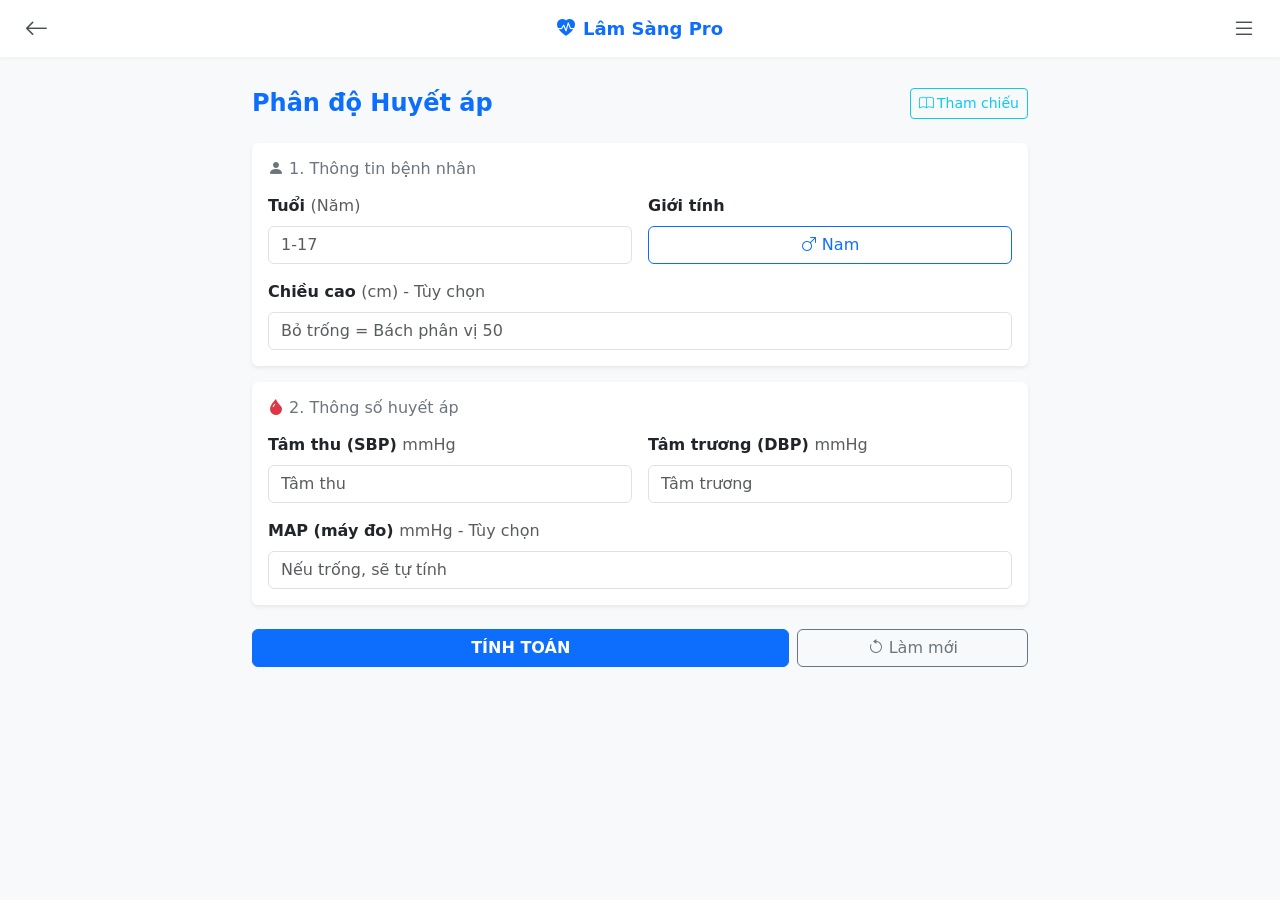
<file: modules/huyetap.html>
<!DOCTYPE html>
<html lang="vi">
<head>
    <meta charset="UTF-8">
    <meta name="viewport" content="width=device-width, initial-scale=1.0">
    <title>Phân độ Huyết áp Nhi khoa</title>
    <!-- Bootstrap 5 CSS -->
    <link href="https://cdn.jsdelivr.net/npm/bootstrap@5.3.0/dist/css/bootstrap.min.css" rel="stylesheet">
    <!-- Bootstrap Icons -->
    <link rel="stylesheet" href="https://cdn.jsdelivr.net/npm/bootstrap-icons@1.11.1/font/bootstrap-icons.css">
    <!-- CSS Hệ thống chung (Quy tắc 1) -->
    <link rel="stylesheet" href="../style.css">
    
    <style>
        /* Hệ thống 5 cấp độ màu sắc Lâm sàng (Quy tắc 4) */
        .level-0 { background-color: #e7f1ff; color: #0c5460; border: 1px solid #0d6efd; }
        .level-1 { background-color: #d1e7dd; color: #0f5132; border: 1px solid #198754; }
        .level-2 { background-color: #fff3cd; color: #856404; border: 1px solid #ffc107; }
        .level-3 { background-color: #ffdfad; color: #bd5200; border: 1px solid #fd7e14; }
        .level-4 { background-color: #f8d7da; color: #842029; border: 1px solid #dc3545; }
        
        /* Màu nền cho ô bảng (Quy tắc 4) */
        .td-level-1 { background-color: #d1e7dd !important; color: #0f5132; }
        .td-level-2 { background-color: #fff3cd !important; color: #856404; }
        .td-level-3 { background-color: #ffdfad !important; color: #bd5200; }
        .td-level-4 { background-color: #f8d7da !important; color: #842029; }
    </style>
</head>
<body>
    <!-- Khung xương UI chung (Menu) (Quy tắc 2) -->
    <div id="common-ui"></div>

    <div class="container my-4">
        <!-- Tiêu đề & Nút mở Modal Lý thuyết -->
        <div class="d-flex justify-content-between align-items-center mb-4">
            <h4 class="mb-0 text-primary fw-bold">Phân độ Huyết áp</h4>
            <button type="button" class="btn btn-outline-info btn-sm" data-bs-toggle="modal" data-bs-target="#theoryModal">
                <i class="bi bi-book"></i> Tham chiếu
            </button>
        </div>

        <!-- BỌC FORM NHẬP LIỆU (Quy tắc 2) -->
        <form id="calcForm" onsubmit="event.preventDefault(); calculateBP();">
            
            <div class="card mb-3 shadow-sm border-0">
                <div class="card-body">
                    <h6 class="card-title text-secondary mb-3"><i class="bi bi-person-fill"></i> 1. Thông tin bệnh nhân</h6>
                    
                    <div class="row g-3">
                        <div class="col-6">
                            <label class="form-label fw-semibold">Tuổi <span class="text-muted fw-normal">(Năm)</span></label>
                            <!-- Input number để bật bàn phím số (Quy tắc 3) -->
                            <input type="number" class="form-control" id="bpAge" placeholder="1-17" required step="1" min="1">
                        </div>
                        <div class="col-6">
                            <label class="form-label fw-semibold">Giới tính</label>
                            <!-- Switch Button 1 chạm thay cho Select (Quy tắc 3) -->
                            <input type="hidden" id="bpGender" value="male">
                            <button type="button" class="btn btn-outline-primary w-100 fw-medium" id="genderBtn" onclick="toggleGender()">
                                <i class="bi bi-gender-male"></i> Nam
                            </button>
                        </div>
                        <div class="col-12">
                            <label class="form-label fw-semibold">Chiều cao <span class="text-muted fw-normal">(cm) - Tùy chọn</span></label>
                            <input type="number" class="form-control" id="bpHeight" placeholder="Bỏ trống = Bách phân vị 50" step="0.1">
                        </div>
                    </div>
                </div>
            </div>

            <div class="card mb-3 shadow-sm border-0">
                <div class="card-body">
                    <h6 class="card-title text-secondary mb-3"><i class="bi bi-droplet-fill text-danger"></i> 2. Thông số huyết áp</h6>
                    
                    <div class="row g-3">
                        <div class="col-6">
                            <label class="form-label fw-semibold">Tâm thu (SBP) <span class="text-muted fw-normal">mmHg</span></label>
                            <input type="number" class="form-control" id="bpSys" placeholder="Tâm thu" required step="1">
                        </div>
                        <div class="col-6">
                            <label class="form-label fw-semibold">Tâm trương (DBP) <span class="text-muted fw-normal">mmHg</span></label>
                            <input type="number" class="form-control" id="bpDia" placeholder="Tâm trương" required step="1">
                        </div>
                        <div class="col-12">
                            <label class="form-label fw-semibold">MAP (máy đo) <span class="text-muted fw-normal">mmHg - Tùy chọn</span></label>
                            <input type="number" class="form-control" id="bpMap" placeholder="Nếu trống, sẽ tự tính" step="0.1">
                        </div>
                    </div>
                </div>
            </div>

            <!-- Nút bấm 70/30 (Quy tắc 2) -->
            <div class="d-flex justify-content-between mt-4 gap-2">
                <button type="submit" class="btn btn-primary fw-bold" style="width: 70%;">TÍNH TOÁN</button>
                <button type="button" class="btn btn-outline-secondary fw-medium" style="width: 30%;" onclick="resetResult()">
                    <i class="bi bi-arrow-counterclockwise"></i> Làm mới
                </button>
            </div>
        </form>

        <!-- KẾT QUẢ ĐẦU RA (Ẩn mặc định) -->
        <div id="bpResultSection" class="mt-4" style="display: none;">
            <!-- Khối Kết quả chính -->
            <div id="mainResultBox" class="p-4 mb-3 rounded shadow-sm text-center">
                <div class="section-title text-uppercase opacity-75 mb-2">Chẩn đoán Phân độ (AAP 2017)</div>
                <!-- Dùng Typography class chuẩn (Quy tắc 3) -->
                <div id="bpStageText" class="result-value-main fw-bold my-2">--</div>
                
                <hr class="opacity-25 my-3">
                
                <div class="text-start">
                    <div class="fw-bold mb-2"><i class="bi bi-shield-check"></i> Khuyến cáo lâm sàng:</div>
                    <ul id="actionList" class="result-desc mb-0 ps-3"></ul>
                </div>
            </div>

            <!-- Khối Chi tiết Bách phân vị -->
            <div class="card shadow-sm border-0 mb-3">
                <div class="card-body">
                    <div class="section-title mb-3 fw-bold">Chi tiết Tham chiếu</div>
                    <ul class="list-group list-group-flush result-desc">
                        <li class="list-group-item d-flex justify-content-between px-0">
                            <span><strong>Tâm thu (SBP)</strong></span>
                            <span id="bpSysDetail" class="text-end">--</span>
                        </li>
                        <li class="list-group-item d-flex justify-content-between px-0">
                            <span><strong>Tâm trương (DBP)</strong></span>
                            <span id="bpDiaDetail" class="text-end">--</span>
                        </li>
                        <li class="list-group-item d-flex justify-content-between align-items-center px-0">
                            <div>
                                <strong>MAP</strong><br>
                                <span id="mapSource" class="text-muted small"></span>
                            </div>
                            <span id="bpMapDetail" class="text-end fw-bold">--</span>
                        </li>
                    </ul>
                </div>
            </div>

            <!-- Khối Mục tiêu Điều trị KDIGO -->
            <div class="card shadow-sm border-0 level-1">
                <div class="card-body">
                    <div class="section-title mb-2 fw-bold text-success"><i class="bi bi-bullseye"></i> Mục tiêu Kiểm soát (BP Target)</div>
                    <div class="result-desc">
                        <div class="mb-2"><strong>Trẻ không có CKD:</strong> <span id="targetNormal">--</span></div>
                        <div><strong>Trẻ có CKD (KDIGO 2021):</strong> <span id="targetCkd">--</span></div>
                    </div>
                </div>
            </div>
        </div>
    </div>

    <!-- MODAL LÝ THUYẾT (Quy tắc 2) -->
    <div class="modal fade" id="theoryModal" tabindex="-1" aria-hidden="true">
        <div class="modal-dialog modal-lg modal-dialog-centered modal-dialog-scrollable">
            <div class="modal-content">
                <div class="modal-header">
                    <h5 class="modal-title text-primary fw-bold">
                        <i class="bi bi-journal-text"></i> Lý thuyết Phân độ & Mục tiêu
                    </h5>
                    <button type="button" class="btn-close" data-bs-dismiss="modal" aria-label="Close"></button>
                </div>
                <div class="modal-body result-desc">
                    <h6 class="fw-bold text-primary">1. Tiêu chuẩn AAP 2017</h6>
                    <div class="table-responsive mb-3">
                        <table class="table table-bordered align-middle text-center small">
                            <thead class="table-light">
                                <tr>
                                    <th>Phân độ</th>
                                    <th>Trẻ &lt; 13 tuổi</th>
                                    <th>Trẻ &ge; 13 tuổi</th>
                                </tr>
                            </thead>
                            <tbody>
                                <!-- Tô màu ô bảng bằng Class (Quy tắc 4) -->
                                <tr>
                                    <td class="td-level-1 fw-bold">Bình thường</td>
                                    <td>&lt; 90th percentile</td>
                                    <td>&lt; 120 / &lt; 80 mmHg</td>
                                </tr>
                                <tr>
                                    <td class="td-level-2 fw-bold">HA Tăng cao</td>
                                    <td>&ge; 90th đến &lt; 95th<br>HOẶC 120/80 đến &lt; 95th</td>
                                    <td>120-129 / &lt; 80 mmHg</td>
                                </tr>
                                <tr>
                                    <td class="td-level-3 fw-bold">Tăng HA Độ 1</td>
                                    <td>&ge; 95th đến &lt; 95th + 12mmHg<br>HOẶC 130/80 đến 139/89</td>
                                    <td>130-139 / 80-89 mmHg</td>
                                </tr>
                                <tr>
                                    <td class="td-level-4 fw-bold">Tăng HA Độ 2</td>
                                    <td>&ge; 95th + 12mmHg<br>HOẶC &ge; 140/90 mmHg</td>
                                    <td>&ge; 140 / &ge; 90 mmHg</td>
                                </tr>
                            </tbody>
                        </table>
                    </div>

                    <h6 class="fw-bold text-success mt-4">2. Mục tiêu KDIGO 2021 (Trẻ có CKD)</h6>
                    <ul>
                        <li>Huyết áp tâm thu (SBP) hướng tới mục tiêu <strong>&le; 50th percentile</strong> (đối với trẻ &lt; 13 tuổi) hoặc <strong>&le; 120 mmHg</strong> (trẻ &ge; 13 tuổi).</li>
                        <li>Nên áp dụng đo bằng phương pháp MAP chuẩn hóa định kỳ (ABPM) để đánh giá.</li>
                    </ul>

                    <!-- Kẻ ngang và Tài liệu tham khảo (Quy tắc 2) -->
                    <hr class="mt-4">
                    <div class="small text-muted">
                        <strong>Tài liệu tham khảo:</strong><br>
                        1. Flynn JT, Kaelber DC, et al. Clinical Practice Guideline for Screening and Management of High Blood Pressure in Children and Adolescents. Pediatrics (2017) 140 (3).<br>
                        2. KDIGO 2021 Clinical Practice Guideline for the Management of Blood Pressure in Chronic Kidney Disease.<br>
                        * Thuật toán sử dụng nội suy Z-score chiều cao tự động theo phương trình hồi quy 4 bậc để tối ưu tốc độ xử lý offline.
                    </div>
                </div>
            </div>
        </div>
    </div>

    <!-- Bootstrap Bundle JS -->
    <script src="https://cdn.jsdelivr.net/npm/bootstrap@5.3.0/dist/js/bootstrap.bundle.min.js"></script>
    <!-- Script Hệ thống (Quy tắc 1) -->
    <script src="../js/main.js"></script>

    <!-- Logic tính toán riêng của Module (Quy tắc 2) -->
    <script>
        // Hàm chuyển đổi Switch Giới tính (Quy tắc 3)
        function toggleGender() {
            const input = document.getElementById('bpGender');
            const btn = document.getElementById('genderBtn');
            if (input.value === 'male') {
                input.value = 'female';
                btn.innerHTML = '<i class="bi bi-gender-female"></i> Nữ';
                btn.className = 'btn btn-outline-danger w-100 fw-medium'; // Nữ viền đỏ/hồng
            } else {
                input.value = 'male';
                btn.innerHTML = '<i class="bi bi-gender-male"></i> Nam';
                btn.className = 'btn btn-outline-primary w-100 fw-medium'; // Nam viền xanh
            }
        }

        // Làm mới form và ẩn kết quả (Quy tắc 2 & 3)
        function resetResult() {
            document.getElementById('calcForm').reset();
            document.getElementById('bpGender').value = 'male';
            document.getElementById('genderBtn').innerHTML = '<i class="bi bi-gender-male"></i> Nam';
            document.getElementById('genderBtn').className = 'btn btn-outline-primary w-100 fw-medium';
            
            const resultSection = document.getElementById('bpResultSection');
            resultSection.style.display = 'none';
        }

        /**
         * Thuật toán Nội suy Bách phân vị qua phương trình Z-Score (tối ưu hóa data cứng)
         */
        function getThresholds(age, heightInput, gender) {
            let safeAge = age < 1 ? 1 : age;
            
            // Tính chiều cao chuẩn theo 50th percentile
            const defaultHeight = gender === 'male' ? (safeAge * 6 + 77) : (safeAge * 6 + 76);
            
            // Xử lý Z-Score chiều cao
            const h = (isNaN(heightInput) || heightInput <= 0) ? defaultHeight : heightInput;
            const zScore = (h - defaultHeight) / 6.5; 

            let s50, s90, s95, d50, d90, d95;

            // Hồi quy SBP và DBP
            if (gender === 'male') {
                s50 = 83 + (2.1 * safeAge) + (zScore * 1.5);
                s90 = 96 + (2.1 * safeAge) + (zScore * 1.5);
                s95 = 100 + (2.1 * safeAge) + (zScore * 1.5);
                
                d50 = 42 + (2.4 * safeAge) + (zScore * 0.8);
                d90 = 53 + (2.4 * safeAge) + (zScore * 0.8);
                d95 = 57 + (2.4 * safeAge) + (zScore * 0.8);
            } else {
                s50 = 84 + (2.0 * safeAge) + (zScore * 1.4);
                s90 = 96 + (2.0 * safeAge) + (zScore * 1.4);
                s95 = 100 + (2.0 * safeAge) + (zScore * 1.4);
                
                d50 = 44 + (2.3 * safeAge) + (zScore * 0.7);
                d90 = 55 + (2.3 * safeAge) + (zScore * 0.7);
                d95 = 59 + (2.3 * safeAge) + (zScore * 0.7);
            }

            return {
                s50: Math.round(s50), s90: Math.round(s90), s95: Math.round(s95),
                d50: Math.round(d50), d90: Math.round(d90), d95: Math.round(d95),
                usedDefaultHeight: isNaN(heightInput) || heightInput <= 0
            };
        }

        // Hàm phân độ chính
        function calculateBP() {
            const age = parseFloat(document.getElementById('bpAge').value);
            const gender = document.getElementById('bpGender').value;
            const height = parseFloat(document.getElementById('bpHeight').value);
            const sys = parseFloat(document.getElementById('bpSys').value);
            const dia = parseFloat(document.getElementById('bpDia').value);
            let mapInput = parseFloat(document.getElementById('bpMap').value);

            // Xử lý tính MAP
            let mapVal = mapInput;
            let mapSource = "(Nhập từ máy đo)";
            if (isNaN(mapInput)) {
                mapVal = (sys + 2 * dia) / 3;
                mapSource = "(Tự động tính: [SBP + 2xDBP] / 3)";
            }

            let stageText = "", stageClass = "";
            let sysDetail = "", diaDetail = "";
            let targetNormal = "", targetCkd = "";
            let actions = [];

            if (age >= 13) {
                // =============== LỨA TUỔI >= 13 (Tuyệt đối) ===============
                if (sys >= 140 || dia >= 90) { 
                    stageText = "TĂNG HA ĐỘ 2"; stageClass = "level-4";
                    actions = ["Đánh giá tổn thương cơ quan đích (Siêu âm tim, soi đáy mắt).", "Khởi trị bằng thuốc hạ áp ngay.", "Kiểm tra lại trong vòng 1 tuần."];
                } else if (sys >= 130 || dia >= 80) { 
                    stageText = "TĂNG HA ĐỘ 1"; stageClass = "level-3";
                    actions = ["Tư vấn thay đổi lối sống (DASH diet, vận động).", "Đo lại sau 1-2 tuần.", "Khởi trị thuốc nếu không cải thiện sau 3 lần khám."];
                } else if (sys >= 120 && dia < 80) { 
                    stageText = "HA TĂNG CAO (Elevated)"; stageClass = "level-2";
                    actions = ["Can thiệp lối sống (Dinh dưỡng, giảm cân nếu có béo phì).", "Đo lại sau 6 tháng."];
                } else { 
                    stageText = "BÌNH THƯỜNG"; stageClass = "level-1";
                    actions = ["Duy trì lối sống lành mạnh.", "Đo huyết áp định kỳ hàng năm."];
                }

                sysDetail = `${sys} mmHg <br><span class="small text-muted">(Mốc tham chiếu tĩnh &ge;13t)</span>`;
                diaDetail = `${dia} mmHg <br><span class="small text-muted">(Mốc tham chiếu tĩnh &ge;13t)</span>`;
                targetNormal = "< 120 / 80 mmHg";
                targetCkd = "SBP / MAP &le; 120 / 80 mmHg";
                
            } else {
                // =============== LỨA TUỔI < 13 (Bách phân vị & Giới hạn trần) ===============
                const refs = getThresholds(age, height, gender);
                const heightNote = refs.usedDefaultHeight ? "Dùng Chiều cao 50th" : "Theo Chiều cao thực";
                
                // Mức 1: Normal, 2: Elevated, 3: Stage 1, 4: Stage 2
                let sysStage = 1;
                if (sys >= refs.s95 + 12 || sys >= 140) sysStage = 4;
                else if (sys >= refs.s95 || sys >= 130) sysStage = 3;
                else if (sys >= refs.s90 || sys >= 120) sysStage = 2;

                let diaStage = 1;
                if (dia >= refs.d95 + 12 || dia >= 90) diaStage = 4;
                else if (dia >= refs.d95 || dia >= 80) diaStage = 3;
                else if (dia >= refs.d90) diaStage = 2;

                // Lấy độ nặng nhất giữa SBP và DBP
                let finalStage = Math.max(sysStage, diaStage);

                if (finalStage === 4) { 
                    stageText = "TĂNG HA ĐỘ 2"; stageClass = "level-4";
                    actions = ["Đánh giá lâm sàng chuyên khoa gấp.", "Khởi trị thuốc hạ áp, siêu âm tim, kiểm tra võng mạc."];
                } else if (finalStage === 3) { 
                    stageText = "TĂNG HA ĐỘ 1"; stageClass = "level-3";
                    actions = ["Thay đổi lối sống.", "Lặp lại đo HA trong 1-2 tuần.", "Đánh giá siêu âm tim nếu HA vẫn ở mức Độ 1."];
                } else if (finalStage === 2) { 
                    stageText = "HA TĂNG CAO (Elevated)"; stageClass = "level-2";
                    actions = ["Giáo dục dinh dưỡng, kiểm soát cân nặng.", "Hẹn đo lại sau 6 tháng."];
                } else { 
                    stageText = "BÌNH THƯỜNG"; stageClass = "level-1";
                    actions = ["Đo huyết áp định kỳ hàng năm."];
                }

                sysDetail = `${sys} mmHg <br><span class="small text-muted">(90th: ${refs.s90} | 95th: ${refs.s95})<br>${heightNote}</span>`;
                diaDetail = `${dia} mmHg <br><span class="small text-muted">(90th: ${refs.d90} | 95th: ${refs.d95})</span>`;
                
                targetNormal = `< ${refs.s90} / ${refs.d90} mmHg <span class="text-muted small">(&lt; 90th ptc)</span>`;
                targetCkd = `&le; ${refs.s50} / ${refs.d50} mmHg <span class="text-muted small">(&le; 50th ptc)</span>`;
            }

            // Đổ dữ liệu ra UI
            const resultBox = document.getElementById('mainResultBox');
            resultBox.className = `p-4 mb-3 rounded shadow-sm text-center ${stageClass}`; // Gắn màu theo Hệ thống

            document.getElementById('bpStageText').innerHTML = stageText;
            document.getElementById('bpSysDetail').innerHTML = sysDetail;
            document.getElementById('bpDiaDetail').innerHTML = diaDetail;
            
            document.getElementById('mapSource').innerText = mapSource;
            document.getElementById('bpMapDetail').innerHTML = `${mapVal.toFixed(1)} <span class="text-muted fw-normal">mmHg</span>`;
            
            document.getElementById('targetNormal').innerHTML = targetNormal;
            document.getElementById('targetCkd').innerHTML = targetCkd;

            // Render Danh sách Khuyến cáo
            const actionList = document.getElementById('actionList');
            actionList.innerHTML = "";
            actions.forEach(action => {
                let li = document.createElement('li');
                li.className = "mb-1";
                li.innerText = action;
                actionList.appendChild(li);
            });

            // Hiển thị khung kết quả & cuộn tới
            const resultSection = document.getElementById('bpResultSection');
            resultSection.style.display = 'block';
            setTimeout(() => { resultSection.scrollIntoView({ behavior: 'smooth', block: 'start' }); }, 100);
        }
    </script>
</body>
</html>
</file>
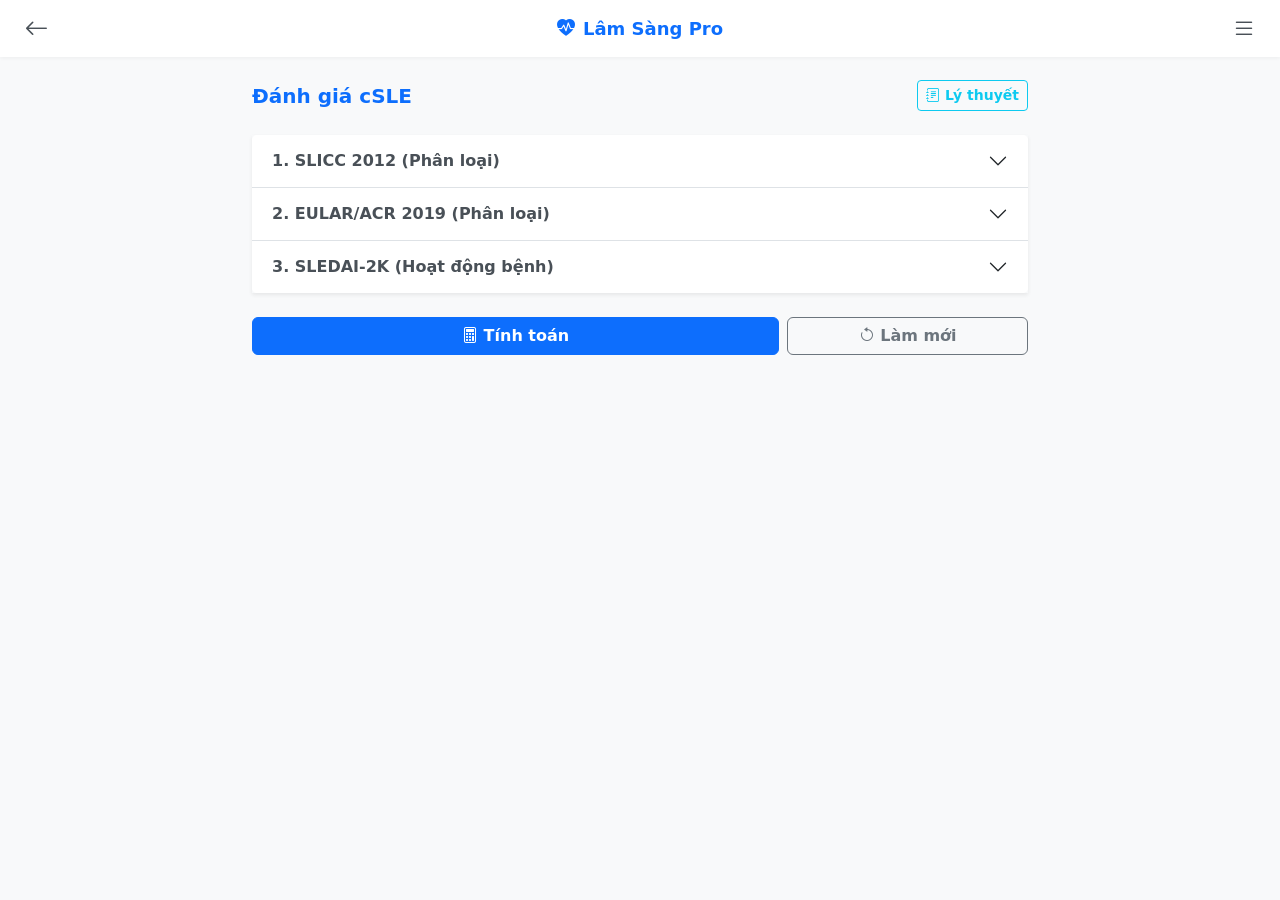
<file: modules/lupus.html>
<!DOCTYPE html>
<html lang="vi">
<head>
    <meta charset="UTF-8">
    <meta name="viewport" content="width=device-width, initial-scale=1.0">
    <title>Thang điểm cSLE - Lâm Sàng Pro</title>
    
    <!-- Bootstrap 5 CDN -->
    <link href="https://cdn.jsdelivr.net/npm/bootstrap@5.3.0/dist/css/bootstrap.min.css" rel="stylesheet">
    <link rel="stylesheet" href="https://cdn.jsdelivr.net/npm/bootstrap-icons@1.10.5/font/bootstrap-icons.css">
    
    <!-- CSS Chung của hệ thống (Quy tắc 1) -->
    <link rel="stylesheet" href="../style.css">

    <style>
        /* Tùy chỉnh Nút Switch 1 chạm cho ANA (Quy tắc 3) */
        .btn-toggle-switch {
            font-weight: 700;
            transition: all 0.2s;
        }
        .btn-toggle-ana-on {
            color: #fff;
            background-color: #dc3545; /* Đỏ nguy hiểm vì ANA+ là cửa ải */
            border-color: #dc3545;
        }
        
        /* Căn chỉnh khoảng cách Accordion */
        .accordion-button:not(.collapsed) {
            background-color: #e7f1ff;
            color: #0c5460;
            font-weight: 700;
        }
        .accordion-button {
            font-weight: 600;
            color: #495057;
        }
        
        /* Cải thiện hitbox checkbox trên mobile */
        .form-check-label {
            cursor: pointer;
            width: 100%;
            padding: 4px 0;
            font-size: 14.5px;
        }
        
        /* Box hiển thị cơ quan SLEDAI */
        .organ-block {
            border-left: 4px solid #6c757d;
            padding-left: 12px;
            margin-bottom: 12px;
        }
    </style>
</head>
<body>

    <!-- KHUNG XƯƠNG: Chèn Menu chung (Quy tắc 2) -->
    <div id="common-ui"></div>

    <!-- NỘI DUNG CHÍNH -->
    <div class="container mt-3 mb-5">
        
        <!-- Tiêu đề & Nút mở Modal Hướng dẫn -->
        <div class="d-flex justify-content-between align-items-center mb-4">
            <h5 class="m-0 text-primary fw-bold">Đánh giá cSLE</h5>
            <button type="button" class="btn btn-outline-info btn-sm fw-semibold" data-bs-toggle="modal" data-bs-target="#theoryModal">
                <i class="bi bi-journal-text"></i> Lý thuyết
            </button>
        </div>

        <!-- FORM NHẬP LIỆU BẮT BUỘC (Quy tắc 2) -->
        <form id="calcForm">
            
            <!-- HỆ THỐNG ACCORDION (Quy tắc 5) -->
            <div class="accordion mb-4 shadow-sm" id="csleAccordion">
                
                <!-- ACCORDION 1: SLICC 2012 -->
                <div class="accordion-item border-0 border-bottom">
                    <h2 class="accordion-header">
                        <button class="accordion-button collapsed" type="button" data-bs-toggle="collapse" data-bs-target="#collapseSlicc">
                            1. SLICC 2012 (Phân loại)
                            <span id="badgeSlicc" class="badge ms-auto me-2 d-none"></span>
                        </button>
                    </h2>
                    <div id="collapseSlicc" class="accordion-collapse collapse" data-bs-parent="#csleAccordion">
                        <div class="accordion-body bg-light">
                            <h6 class="section-title mt-0 text-danger"><i class="bi bi-exclamation-triangle"></i> Tiêu chuẩn vàng (Trực tiếp)</h6>
                            <div class="form-check mb-3 bg-white p-2 rounded border">
                                <input class="form-check-input ms-1" type="checkbox" id="sliccBiopsy">
                                <label class="form-check-label fw-bold text-danger ms-2" for="sliccBiopsy">
                                    Sinh thiết thận KÈM ANA/Anti-dsDNA (+)
                                </label>
                            </div>

                            <h6 class="section-title mt-3 text-primary"><i class="bi bi-person-bounding-box"></i> Lâm sàng (Cần ≥ 1)</h6>
                            <div class="bg-white p-3 rounded border mb-3">
                                <div class="row">
                                    <div class="col-sm-6"><div class="form-check"><input class="form-check-input slicc-clin" type="checkbox" id="sc1"><label class="form-check-label ms-2" for="sc1">Lupus da cấp tính</label></div></div>
                                    <div class="col-sm-6"><div class="form-check"><input class="form-check-input slicc-clin" type="checkbox" id="sc2"><label class="form-check-label ms-2" for="sc2">Lupus da mạn tính</label></div></div>
                                    <div class="col-sm-6"><div class="form-check"><input class="form-check-input slicc-clin" type="checkbox" id="sc3"><label class="form-check-label ms-2" for="sc3">Loét miệng/mũi</label></div></div>
                                    <div class="col-sm-6"><div class="form-check"><input class="form-check-input slicc-clin" type="checkbox" id="sc4"><label class="form-check-label ms-2" for="sc4">Rụng tóc không sẹo</label></div></div>
                                    <div class="col-sm-6"><div class="form-check"><input class="form-check-input slicc-clin" type="checkbox" id="sc5"><label class="form-check-label ms-2" for="sc5">Viêm khớp (≥ 2 khớp)</label></div></div>
                                    <div class="col-sm-6"><div class="form-check"><input class="form-check-input slicc-clin" type="checkbox" id="sc6"><label class="form-check-label ms-2" for="sc6">Viêm thanh mạc</label></div></div>
                                    <div class="col-sm-6"><div class="form-check"><input class="form-check-input slicc-clin" type="checkbox" id="sc7"><label class="form-check-label ms-2" for="sc7">Thận (>0.5g/24h hoặc Trụ)</label></div></div>
                                    <div class="col-sm-6"><div class="form-check"><input class="form-check-input slicc-clin" type="checkbox" id="sc8"><label class="form-check-label ms-2" for="sc8">Thần kinh (Co giật...)</label></div></div>
                                    <div class="col-sm-6"><div class="form-check"><input class="form-check-input slicc-clin" type="checkbox" id="sc9"><label class="form-check-label ms-2" for="sc9">Thiếu máu tán huyết</label></div></div>
                                    <div class="col-sm-6"><div class="form-check"><input class="form-check-input slicc-clin" type="checkbox" id="sc10"><label class="form-check-label ms-2" for="sc10">Giảm Bạch cầu/Lympho</label></div></div>
                                    <div class="col-sm-6"><div class="form-check"><input class="form-check-input slicc-clin" type="checkbox" id="sc11"><label class="form-check-label ms-2" for="sc11">Giảm Tiểu cầu (<100K)</label></div></div>
                                </div>
                            </div>

                            <h6 class="section-title mt-3 text-success"><i class="bi bi-shield-plus"></i> Miễn dịch (Cần ≥ 1)</h6>
                            <div class="bg-white p-3 rounded border">
                                <div class="row">
                                    <div class="col-sm-6"><div class="form-check"><input class="form-check-input slicc-imm" type="checkbox" id="si1"><label class="form-check-label ms-2" for="si1">ANA (+)</label></div></div>
                                    <div class="col-sm-6"><div class="form-check"><input class="form-check-input slicc-imm" type="checkbox" id="si2"><label class="form-check-label ms-2" for="si2">Anti-dsDNA (+)</label></div></div>
                                    <div class="col-sm-6"><div class="form-check"><input class="form-check-input slicc-imm" type="checkbox" id="si3"><label class="form-check-label ms-2" for="si3">Anti-Sm (+)</label></div></div>
                                    <div class="col-sm-6"><div class="form-check"><input class="form-check-input slicc-imm" type="checkbox" id="si4"><label class="form-check-label ms-2" for="si4">Kháng thể aPL (+)</label></div></div>
                                    <div class="col-sm-6"><div class="form-check"><input class="form-check-input slicc-imm" type="checkbox" id="si5"><label class="form-check-label ms-2" for="si5">Giảm Bổ thể</label></div></div>
                                    <div class="col-sm-6"><div class="form-check"><input class="form-check-input slicc-imm" type="checkbox" id="si6"><label class="form-check-label ms-2" for="si6">Coombs trực tiếp (+)</label></div></div>
                                </div>
                            </div>
                        </div>
                    </div>
                </div>

                <!-- ACCORDION 2: EULAR/ACR 2019 -->
                <div class="accordion-item border-0 border-bottom">
                    <h2 class="accordion-header">
                        <button class="accordion-button collapsed" type="button" data-bs-toggle="collapse" data-bs-target="#collapseEular">
                            2. EULAR/ACR 2019 (Phân loại)
                            <span id="badgeEular" class="badge ms-auto me-2 d-none"></span>
                        </button>
                    </h2>
                    <div id="collapseEular" class="accordion-collapse collapse" data-bs-parent="#csleAccordion">
                        <div class="accordion-body bg-light">
                            <!-- Nút Switch 1 chạm ANA (Quy tắc 3) -->
                            <h6 class="section-title mt-0"><i class="bi bi-door-open-fill"></i> Tiêu chuẩn cửa ải (Entry)</h6>
                            <button type="button" id="anaBtn" class="btn btn-outline-secondary btn-toggle-switch w-100 py-2 mb-3" onclick="toggleANA()">
                                <i class="bi bi-x-circle"></i> KHÔNG có ANA ≥ 1:80
                            </button>
                            <input type="hidden" id="anaVal" value="no">

                            <!-- Form bên dưới sẽ mờ đi nếu ANA = no -->
                            <div id="eularFormWrapper" style="opacity: 0.4; pointer-events: none; transition: 0.3s;">
                                <div class="alert alert-warning py-2 small mb-3">Hệ thống tự động chọn điểm cao nhất trong mỗi nhóm cơ quan (Domain).</div>
                                
                                <h6 class="section-title text-primary"><i class="bi bi-person-check"></i> Các Domain Lâm sàng</h6>
                                <div class="bg-white p-3 rounded border mb-3">
                                    <strong>Toàn thân:</strong>
                                    <div class="form-check"><input class="form-check-input eu-c-con" type="checkbox" id="ec1" value="2"><label class="form-check-label ms-2" for="ec1">Sốt > 38°C (2đ)</label></div>
                                    <hr class="my-2">
                                    <strong>Huyết học:</strong>
                                    <div class="form-check"><input class="form-check-input eu-c-hem" type="checkbox" id="ec2" value="3"><label class="form-check-label ms-2" for="ec2">Giảm bạch cầu (3đ)</label></div>
                                    <div class="form-check"><input class="form-check-input eu-c-hem" type="checkbox" id="ec3" value="4"><label class="form-check-label ms-2" for="ec3">Giảm tiểu cầu (4đ)</label></div>
                                    <div class="form-check"><input class="form-check-input eu-c-hem" type="checkbox" id="ec4" value="4"><label class="form-check-label ms-2" for="ec4">Thiếu máu tán huyết (4đ)</label></div>
                                    <hr class="my-2">
                                    <strong>Thần kinh:</strong>
                                    <div class="form-check"><input class="form-check-input eu-c-neu" type="checkbox" id="ec5" value="2"><label class="form-check-label ms-2" for="ec5">Sảng (2đ)</label></div>
                                    <div class="form-check"><input class="form-check-input eu-c-neu" type="checkbox" id="ec6" value="3"><label class="form-check-label ms-2" for="ec6">Rối loạn tâm thần (3đ)</label></div>
                                    <div class="form-check"><input class="form-check-input eu-c-neu" type="checkbox" id="ec7" value="5"><label class="form-check-label ms-2" for="ec7">Co giật (5đ)</label></div>
                                    <hr class="my-2">
                                    <strong>Da niêm:</strong>
                                    <div class="form-check"><input class="form-check-input eu-c-muc" type="checkbox" id="ec8" value="2"><label class="form-check-label ms-2" for="ec8">Rụng tóc không sẹo (2đ)</label></div>
                                    <div class="form-check"><input class="form-check-input eu-c-muc" type="checkbox" id="ec9" value="2"><label class="form-check-label ms-2" for="ec9">Loét miệng (2đ)</label></div>
                                    <div class="form-check"><input class="form-check-input eu-c-muc" type="checkbox" id="ec10" value="4"><label class="form-check-label ms-2" for="ec10">Lupus da mạn (4đ)</label></div>
                                    <div class="form-check"><input class="form-check-input eu-c-muc" type="checkbox" id="ec11" value="6"><label class="form-check-label ms-2" for="ec11">Lupus da cấp (6đ)</label></div>
                                    <hr class="my-2">
                                    <strong>Thanh mạc & Khớp:</strong>
                                    <div class="form-check"><input class="form-check-input eu-c-ser" type="checkbox" id="ec12" value="5"><label class="form-check-label ms-2" for="ec12">Tràn dịch màng phổi/tim (5đ)</label></div>
                                    <div class="form-check"><input class="form-check-input eu-c-ser" type="checkbox" id="ec13" value="6"><label class="form-check-label ms-2" for="ec13">Viêm màng ngoài tim (6đ)</label></div>
                                    <div class="form-check"><input class="form-check-input eu-c-msk" type="checkbox" id="ec14" value="6"><label class="form-check-label ms-2" for="ec14">Tổn thương khớp (6đ)</label></div>
                                    <hr class="my-2">
                                    <strong>Thận:</strong>
                                    <div class="form-check"><input class="form-check-input eu-c-ren" type="checkbox" id="ec15" value="4"><label class="form-check-label ms-2" for="ec15">Protein niệu >0.5g/24h (4đ)</label></div>
                                    <div class="form-check"><input class="form-check-input eu-c-ren" type="checkbox" id="ec16" value="8"><label class="form-check-label ms-2" for="ec16">Viêm thận Lupus Class II/V (8đ)</label></div>
                                    <div class="form-check"><input class="form-check-input eu-c-ren" type="checkbox" id="ec17" value="10"><label class="form-check-label ms-2" for="ec17">Viêm thận Class III/IV (10đ)</label></div>
                                </div>

                                <h6 class="section-title text-success"><i class="bi bi-shield-plus"></i> Các Domain Miễn dịch</h6>
                                <div class="bg-white p-3 rounded border">
                                    <div class="form-check"><input class="form-check-input eu-i-apl" type="checkbox" id="ei1" value="2"><label class="form-check-label ms-2" for="ei1">Kháng thể aPL (+) (2đ)</label></div>
                                    <div class="form-check"><input class="form-check-input eu-i-com" type="checkbox" id="ei2" value="3"><label class="form-check-label ms-2" for="ei2">Giảm C3 HOẶC C4 (3đ)</label></div>
                                    <div class="form-check"><input class="form-check-input eu-i-com" type="checkbox" id="ei3" value="4"><label class="form-check-label ms-2" for="ei3">Giảm C3 VÀ C4 (4đ)</label></div>
                                    <div class="form-check"><input class="form-check-input eu-i-sle" type="checkbox" id="ei4" value="6"><label class="form-check-label ms-2" for="ei4">Anti-dsDNA / Anti-Sm (+) (6đ)</label></div>
                                </div>
                            </div>
                        </div>
                    </div>
                </div>

                <!-- ACCORDION 3: SLEDAI-2K -->
                <div class="accordion-item border-0">
                    <h2 class="accordion-header">
                        <button class="accordion-button collapsed" type="button" data-bs-toggle="collapse" data-bs-target="#collapseSledai">
                            3. SLEDAI-2K (Hoạt động bệnh)
                            <span id="badgeSledai" class="badge ms-auto me-2 d-none"></span>
                        </button>
                    </h2>
                    <div id="collapseSledai" class="accordion-collapse collapse" data-bs-parent="#csleAccordion">
                        <div class="accordion-body bg-light">
                            <h6 class="section-title mt-0 text-danger">Mức độ 8 Điểm (Rất nặng)</h6>
                            <div class="bg-white p-3 rounded border mb-3">
                                <div class="form-check"><input class="form-check-input sledai-item" type="checkbox" id="sl1" data-org="cns" data-name="Co giật" value="8"><label class="form-check-label ms-2" for="sl1">Co giật</label></div>
                                <div class="form-check"><input class="form-check-input sledai-item" type="checkbox" id="sl2" data-org="cns" data-name="Rối loạn tâm thần" value="8"><label class="form-check-label ms-2" for="sl2">Rối loạn tâm thần</label></div>
                                <div class="form-check"><input class="form-check-input sledai-item" type="checkbox" id="sl3" data-org="cns" data-name="Hội chứng Não thực thể" value="8"><label class="form-check-label ms-2" for="sl3">Hội chứng Não thực thể</label></div>
                                <div class="form-check"><input class="form-check-input sledai-item" type="checkbox" id="sl4" data-org="cns" data-name="Rối loạn thị giác" value="8"><label class="form-check-label ms-2" for="sl4">Rối loạn thị giác</label></div>
                                <div class="form-check"><input class="form-check-input sledai-item" type="checkbox" id="sl5" data-org="cns" data-name="Rối loạn TK sọ" value="8"><label class="form-check-label ms-2" for="sl5">Rối loạn thần kinh sọ</label></div>
                                <div class="form-check"><input class="form-check-input sledai-item" type="checkbox" id="sl6" data-org="cns" data-name="Đau đầu Lupus" value="8"><label class="form-check-label ms-2" for="sl6">Đau đầu Lupus</label></div>
                                <div class="form-check"><input class="form-check-input sledai-item" type="checkbox" id="sl7" data-org="cns" data-name="Tai biến MMN" value="8"><label class="form-check-label ms-2" for="sl7">Tai biến mạch máu não</label></div>
                                <div class="form-check"><input class="form-check-input sledai-item" type="checkbox" id="sl8" data-org="vasc" data-name="Viêm mạch máu" value="8"><label class="form-check-label ms-2" for="sl8">Viêm mạch máu</label></div>
                            </div>

                            <h6 class="section-title text-warning text-dark">Mức độ 4 Điểm (Nặng)</h6>
                            <div class="bg-white p-3 rounded border mb-3">
                                <div class="form-check"><input class="form-check-input sledai-item" type="checkbox" id="sl9" data-org="msk" data-name="Viêm khớp" value="4"><label class="form-check-label ms-2" for="sl9">Viêm khớp</label></div>
                                <div class="form-check"><input class="form-check-input sledai-item" type="checkbox" id="sl10" data-org="msk" data-name="Viêm cơ" value="4"><label class="form-check-label ms-2" for="sl10">Viêm cơ</label></div>
                                <div class="form-check"><input class="form-check-input sledai-item" type="checkbox" id="sl11" data-org="ren" data-name="Trụ niệu" value="4"><label class="form-check-label ms-2" for="sl11">Trụ niệu (Hạt/Hồng cầu)</label></div>
                                <div class="form-check"><input class="form-check-input sledai-item" type="checkbox" id="sl12" data-org="ren" data-name="Tiểu máu" value="4"><label class="form-check-label ms-2" for="sl12">Tiểu máu (>5 HC)</label></div>
                                <div class="form-check"><input class="form-check-input sledai-item" type="checkbox" id="sl13" data-org="ren" data-name="Protein niệu" value="4"><label class="form-check-label ms-2" for="sl13">Protein niệu (>0.5g/24h)</label></div>
                                <div class="form-check"><input class="form-check-input sledai-item" type="checkbox" id="sl14" data-org="ren" data-name="Tiểu mủ" value="4"><label class="form-check-label ms-2" for="sl14">Tiểu mủ (>5 BC)</label></div>
                            </div>

                            <h6 class="section-title text-primary">Mức độ 2 Điểm (Trung bình)</h6>
                            <div class="bg-white p-3 rounded border mb-3">
                                <div class="form-check"><input class="form-check-input sledai-item" type="checkbox" id="sl15" data-org="skin" data-name="Ban da mới" value="2"><label class="form-check-label ms-2" for="sl15">Ban da mới</label></div>
                                <div class="form-check"><input class="form-check-input sledai-item" type="checkbox" id="sl16" data-org="skin" data-name="Rụng tóc" value="2"><label class="form-check-label ms-2" for="sl16">Rụng tóc</label></div>
                                <div class="form-check"><input class="form-check-input sledai-item" type="checkbox" id="sl17" data-org="skin" data-name="Loét niêm mạc" value="2"><label class="form-check-label ms-2" for="sl17">Loét niêm mạc</label></div>
                                <div class="form-check"><input class="form-check-input sledai-item" type="checkbox" id="sl18" data-org="ser" data-name="Viêm màng phổi" value="2"><label class="form-check-label ms-2" for="sl18">Viêm màng phổi</label></div>
                                <div class="form-check"><input class="form-check-input sledai-item" type="checkbox" id="sl19" data-org="ser" data-name="Viêm ngoài tim" value="2"><label class="form-check-label ms-2" for="sl19">Viêm ngoài tim</label></div>
                                <div class="form-check"><input class="form-check-input sledai-item" type="checkbox" id="sl20" data-org="imm" data-name="Giảm bổ thể" value="2"><label class="form-check-label ms-2" for="sl20">Giảm bổ thể (C3/C4)</label></div>
                                <div class="form-check"><input class="form-check-input sledai-item" type="checkbox" id="sl21" data-org="imm" data-name="Tăng anti-dsDNA" value="2"><label class="form-check-label ms-2" for="sl21">Tăng gắn kết anti-dsDNA</label></div>
                            </div>

                            <h6 class="section-title text-success">Mức độ 1 Điểm (Nhẹ)</h6>
                            <div class="bg-white p-3 rounded border">
                                <div class="form-check"><input class="form-check-input sledai-item" type="checkbox" id="sl22" data-org="con" data-name="Sốt" value="1"><label class="form-check-label ms-2" for="sl22">Sốt (>38°C)</label></div>
                                <div class="form-check"><input class="form-check-input sledai-item" type="checkbox" id="sl23" data-org="hem" data-name="Giảm tiểu cầu" value="1"><label class="form-check-label ms-2" for="sl23">Giảm tiểu cầu (<100K)</label></div>
                                <div class="form-check"><input class="form-check-input sledai-item" type="checkbox" id="sl24" data-org="hem" data-name="Giảm bạch cầu" value="1"><label class="form-check-label ms-2" for="sl24">Giảm bạch cầu (<3K)</label></div>
                            </div>
                        </div>
                    </div>
                </div>

            </div>

            <!-- NÚT HÀNH ĐỘNG (Quy tắc 2: Tỷ lệ 70-30 trên cùng 1 hàng) -->
            <div class="d-flex gap-2 mb-2">
                <button type="button" onclick="calculateAll()" class="btn btn-primary fw-bold" style="flex: 7;">
                    <i class="bi bi-calculator"></i> Tính toán
                </button>
                <button type="reset" class="btn btn-outline-secondary fw-semibold" style="flex: 3;" onclick="resetResult()">
                    <i class="bi bi-arrow-counterclockwise"></i> Làm mới
                </button>
            </div>
        </form>

        <!-- KHU VỰC KẾT QUẢ (Quy tắc 3: Ẩn mặc định ban đầu) -->
        <div id="resultSection" style="display: none; padding-top: 10px;">
            
            <!-- Hộp kết quả tổng hợp: Áp dụng class màu sắc theo SLEDAI-2K -->
            <div id="resultBox" class="result-box mb-3">
                <div class="row text-start mb-3 border-bottom pb-2" style="font-size: 14.5px;">
                    <div class="col-6 border-end">
                        <strong class="text-secondary">SLICC 2012:</strong><br>
                        <span id="resSliccTxt" class="fw-bold">--</span>
                    </div>
                    <div class="col-6">
                        <strong class="text-secondary">EULAR 2019:</strong><br>
                        <span id="resEularTxt" class="fw-bold">--</span>
                    </div>
                </div>

                <p class="mb-1 fw-semibold text-uppercase">Hoạt động bệnh (SLEDAI-2K)</p>
                <h1 id="sledaiVal" class="result-value-main mb-0">--</h1>
                <p class="result-unit-main mb-2">Điểm</p>
                
                <h6 id="sledaiRisk" class="fw-bold mb-1 mt-3 text-uppercase">--</h6>
                
                <!-- Khu vực render Động Bức tranh lâm sàng -->
                <div id="organSummary" class="result-desc mt-3 bg-white p-3 rounded text-start shadow-sm" style="display:none;">
                    <strong class="d-block mb-2 text-primary border-bottom pb-1">ĐỊNH HƯỚNG TỔN THƯƠNG ĐÍCH</strong>
                    <div id="organList"></div>
                </div>
            </div>

        </div>

    </div>

    <!-- MODAL LÝ THUYẾT (Quy tắc 2) -->
    <div class="modal fade" id="theoryModal" tabindex="-1">
        <div class="modal-dialog modal-lg modal-dialog-centered modal-dialog-scrollable">
            <div class="modal-content">
                <div class="modal-header bg-info text-dark">
                    <h6 class="modal-title fw-bold"><i class="bi bi-book"></i> Lý thuyết & Tham chiếu</h6>
                    <button type="button" class="btn-close" data-bs-dismiss="modal"></button>
                </div>
                <div class="modal-body text-start">
                    
                    <h6 class="text-primary fw-bold">1. Lựa chọn tiêu chuẩn chẩn đoán</h6>
                    <ul>
                        <li><strong>SLICC 2012:</strong> Độ nhạy rất cao (~98%), hạn chế bỏ sót ca bệnh ở trẻ em. Yêu cầu Sinh thiết thận KÈM ANA/Anti-dsDNA (+) <strong>HOẶC</strong> ≥ 4 tiêu chuẩn (≥ 1 Lâm sàng + ≥ 1 Miễn dịch).</li>
                        <li><strong>EULAR/ACR 2019:</strong> Độ đặc hiệu cao (~96%), giảm dương tính giả. Bắt buộc có "Cửa ải" ANA ≥ 1:80. Điểm ≥ 10 và có ít nhất 1 biểu hiện lâm sàng thì chẩn đoán xác định.</li>
                    </ul>

                    <h6 class="text-primary fw-bold mt-3">2. Theo dõi bằng SLEDAI-2K</h6>
                    <p class="text-justify mb-2">Chỉ định đánh giá mỗi lần tái khám (1-3 tháng) để nắm bắt triệu chứng xuất hiện trong 30 ngày qua.</p>
                    <div class="table-responsive">
                        <table class="table table-bordered theory-table">
                            <thead>
                                <tr class="bg-light">
                                    <th>SLEDAI-2K</th>
                                    <th>Mức độ</th>
                                    <th>Mục tiêu & Xử trí</th>
                                </tr>
                            </thead>
                            <tbody>
                                <tr>
                                    <td class="td-level-1">0 Điểm</td>
                                    <td class="td-level-1">Lui bệnh</td>
                                    <td class="text-start">Đích điều trị tối ưu. Duy trì liều thấp nhất có thể.</td>
                                </tr>
                                <tr>
                                    <td class="td-level-2">1 - 5 Điểm</td>
                                    <td class="td-level-2">Hoạt động Nhẹ (LLDAS)</td>
                                    <td class="text-start">Chấp nhận được nếu không có biểu hiện ở cơ quan đe dọa tính mạng.</td>
                                </tr>
                                <tr>
                                    <td class="td-level-3">6 - 10 Điểm</td>
                                    <td class="td-level-3">Trung bình</td>
                                    <td class="text-start">Gợi ý bùng phát (Flare) vừa. Xét tăng liều Corticosteroid.</td>
                                </tr>
                                <tr>
                                    <td class="td-level-4">> 10 Điểm</td>
                                    <td class="td-level-4">Nặng / Rất nặng</td>
                                    <td class="text-start">Bùng phát nặng. Cần can thiệp ức chế miễn dịch mạnh (Pulse therapy).</td>
                                </tr>
                            </tbody>
                        </table>
                    </div>

                    <hr class="mt-4 mb-2">
                    <div class="small text-muted">
                        <strong>Tài liệu tham khảo:</strong><br>
                        1. Aringer M, et al. 2019 EULAR/ACR Classification Criteria for SLE. Arthritis Rheumatol. 2019.<br>
                        2. Sag E, et al. Performance of the new EULAR/ACR and SLICC classification criteria for SLE in children. Arthritis Res Ther. 2021.<br>
                        3. Brunner HI, et al. Validation of the Pediatric SLE Disease Activity Index. Arthritis Care Res. 2020.
                    </div>

                </div>
            </div>
        </div>
    </div>

    <!-- JS CHUNG CỦA HỆ THỐNG -->
    <script src="https://cdn.jsdelivr.net/npm/bootstrap@5.3.0/dist/js/bootstrap.bundle.min.js"></script>
    <script src="../js/main.js"></script>
    
    <!-- MODULE-SPECIFIC JS -->
    <script>
        // Xử lý nút Switch 1 chạm ANA (Quy tắc 3)
        function toggleANA() {
            const btn = document.getElementById('anaBtn');
            const val = document.getElementById('anaVal');
            const wrapper = document.getElementById('eularFormWrapper');
            
            if (val.value === 'no') {
                val.value = 'yes';
                btn.innerHTML = '<i class="bi bi-check-circle"></i> CÓ chỉ số ANA ≥ 1:80';
                btn.classList.remove('btn-outline-secondary');
                btn.classList.add('btn-toggle-ana-on');
                wrapper.style.opacity = '1';
                wrapper.style.pointerEvents = 'auto';
            } else {
                val.value = 'no';
                btn.innerHTML = '<i class="bi bi-x-circle"></i> KHÔNG có ANA ≥ 1:80';
                btn.classList.remove('btn-toggle-ana-on');
                btn.classList.add('btn-outline-secondary');
                wrapper.style.opacity = '0.4';
                wrapper.style.pointerEvents = 'none';
                
                // Uncheck toàn bộ checkbox trong EULAR form
                document.querySelectorAll('#collapseEular input[type="checkbox"]').forEach(cb => cb.checked = false);
            }
        }

        // Từ điển ánh xạ cơ quan SLEDAI để xuất phân tích
        const organDict = {
            cns: { name: "Thần kinh Trung ương", color: "#dc3545", note: "Đe dọa tính mạng. Cân nhắc Pulse therapy/Ức chế miễn dịch mạnh." },
            vasc: { name: "Mạch máu", color: "#dc3545", note: "Nguy cơ hoại tử/thiếu máu cục bộ tạng." },
            ren: { name: "Thận", color: "#fd7e14", note: "Tổn thương cơ quan đích. Theo dõi UPCR, eGFR, cân nhắc Sinh thiết thận." },
            msk: { name: "Cơ - Xương - Khớp", color: "#ffc107", note: "Viêm hoạt động. Đánh giá vận động." },
            skin: { name: "Da Niêm", color: "#6c757d", note: "Khuyến cáo chống nắng tuyệt đối." },
            ser: { name: "Thanh mạc", color: "#6c757d", note: "Loại trừ tràn dịch màng tim chèn ép cấp." },
            imm: { name: "Miễn dịch", color: "#6c757d", note: "Biến động mức độ tế bào B." },
            con: { name: "Toàn thân", color: "#6c757d", note: "Loại trừ nhiễm trùng trước khi tăng ức chế miễn dịch." },
            hem: { name: "Huyết học", color: "#6c757d", note: "Theo dõi nguy cơ xuất huyết/Nhiễm trùng cơ hội." }
        };

        // HÀM TÍNH TOÁN TỔNG HỢP (Chạy khi bấm nút Tính Toán)
        function calculateAll() {
            /* =========================================================
               1. TÍNH SLICC 2012
               ========================================================= */
            const sliccBiopsy = document.getElementById('sliccBiopsy').checked;
            const sliccClin = document.querySelectorAll('.slicc-clin:checked').length;
            const sliccImm = document.querySelectorAll('.slicc-imm:checked').length;
            
            let sliccMet = false;
            let sliccText = "Chưa đủ TC";
            let sliccClass = "bg-secondary"; // Huy hiệu trên Accordion
            let sliccResTxt = "Chưa đủ tiêu chuẩn"; // Hiển thị khung kết quả
            let sliccResColor = "text-secondary";

            if (sliccBiopsy) {
                sliccMet = true;
                sliccText = "Xác định (Sinh thiết)";
                sliccResTxt = "CHẨN ĐOÁN XÁC ĐỊNH (Sinh thiết +)";
            } else if ((sliccClin + sliccImm) >= 4 && sliccClin >= 1 && sliccImm >= 1) {
                sliccMet = true;
                sliccText = "Xác định (≥ 4 TC)";
                sliccResTxt = `CHẨN ĐOÁN XÁC ĐỊNH (${sliccClin} LS, ${sliccImm} MD)`;
            }

            if (sliccMet) {
                sliccClass = "bg-danger";
                sliccResColor = "text-danger";
            }
            
            // Cập nhật Badge Ghim Tiêu đề Accordion (Quy tắc 5)
            const badgeSlicc = document.getElementById('badgeSlicc');
            badgeSlicc.innerText = sliccText;
            badgeSlicc.className = `badge ms-auto me-2 ${sliccClass}`;
            
            // Cập nhật khung Result Box
            document.getElementById('resSliccTxt').innerHTML = `<span class="${sliccResColor}">${sliccResTxt}</span>`;

            /* =========================================================
               2. TÍNH EULAR/ACR 2019
               ========================================================= */
            const hasAna = document.getElementById('anaVal').value === 'yes';
            let eularScore = 0;
            let eularHasClin = false;
            
            if (hasAna) {
                const euDomains = ['eu-c-con', 'eu-c-hem', 'eu-c-neu', 'eu-c-muc', 'eu-c-ser', 'eu-c-msk', 'eu-c-ren', 'eu-i-apl', 'eu-i-com', 'eu-i-sle'];
                euDomains.forEach(domain => {
                    const cbs = document.querySelectorAll(`.${domain}:checked`);
                    if (cbs.length > 0) {
                        let maxVal = 0;
                        cbs.forEach(cb => { if(parseInt(cb.value) > maxVal) maxVal = parseInt(cb.value); });
                        eularScore += maxVal;
                        if (domain.startsWith('eu-c-')) eularHasClin = true;
                    }
                });
            }

            let eularMet = false;
            let eularClass = "bg-secondary";
            let eularResTxt = "Chưa đủ tiêu chuẩn";
            let eularResColor = "text-secondary";

            if (hasAna && eularScore >= 10 && eularHasClin) {
                eularMet = true;
                eularClass = "bg-danger";
                eularResColor = "text-danger";
                eularResTxt = `CHẨN ĐOÁN XÁC ĐỊNH (${eularScore}đ)`;
            } else if (hasAna) {
                eularResTxt = `Chưa đủ tiêu chuẩn (${eularScore}đ)`;
            }

            // Cập nhật Badge Accordion
            const badgeEular = document.getElementById('badgeEular');
            badgeEular.innerText = hasAna ? `${eularScore}đ` : "ANA (-)";
            badgeEular.className = `badge ms-auto me-2 ${eularClass}`;
            
            // Cập nhật khung Result Box
            document.getElementById('resEularTxt').innerHTML = `<span class="${eularResColor}">${eularResTxt}</span>`;

            /* =========================================================
               3. TÍNH SLEDAI-2K & PHÂN TÍCH CƠ QUAN
               ========================================================= */
            let sledaiScore = 0;
            let organSummary = {};

            document.querySelectorAll('.sledai-item:checked').forEach(cb => {
                let val = parseInt(cb.value);
                let org = cb.getAttribute('data-org');
                let name = cb.getAttribute('data-name');
                
                sledaiScore += val;
                
                if (!organSummary[org]) organSummary[org] = [];
                organSummary[org].push(name);
            });

            // Phân mức Cảnh báo màu sắc Lâm Sàng Pro (Quy tắc 4)
            let level = 1;
            let riskStr = "";
            let sledaiClass = "bg-secondary";

            if (sledaiScore === 0) {
                level = 1; riskStr = "LUI BỆNH / KHÔNG HOẠT ĐỘNG"; sledaiClass = "bg-success";
            } else if (sledaiScore <= 5) {
                level = 2; riskStr = "HOẠT ĐỘNG BỆNH NHẸ"; sledaiClass = "bg-warning text-dark";
            } else if (sledaiScore <= 10) {
                level = 3; riskStr = "HOẠT ĐỘNG TRUNG BÌNH"; sledaiClass = "bg-warning text-dark"; // Hoặc màu cam tuỳ biến
            } else {
                level = 4; riskStr = "HOẠT ĐỘNG BỆNH NẶNG (FLARE)"; sledaiClass = "bg-danger";
            }

            // Cập nhật Badge Accordion
            const badgeSledai = document.getElementById('badgeSledai');
            badgeSledai.innerText = `${sledaiScore}đ`;
            badgeSledai.className = `badge ms-auto me-2 ${sledaiClass}`;

            // Cập nhật Result Box UI
            document.getElementById('resultSection').style.display = 'block';
            document.getElementById('sledaiVal').innerText = sledaiScore;
            document.getElementById('sledaiRisk').innerText = riskStr;
            
            const resultBox = document.getElementById('resultBox');
            resultBox.className = 'result-box mb-3';
            resultBox.classList.add(`level-${level}`);

            // Render Định hướng Tổn thương
            const organContainer = document.getElementById('organSummary');
            const organList = document.getElementById('organList');
            organList.innerHTML = "";
            
            if (sledaiScore > 0) {
                organContainer.style.display = 'block';
                // Lọc hiển thị theo thứ tự ưu tiên độ nặng
                const priority = ['cns', 'vasc', 'ren', 'msk', 'skin', 'ser', 'imm', 'con', 'hem'];
                priority.forEach(key => {
                    if (organSummary[key]) {
                        let div = document.createElement('div');
                        div.className = "organ-block";
                        div.style.borderColor = organDict[key].color;
                        div.innerHTML = `
                            <strong>${organDict[key].name}:</strong> <span class="text-dark">${organSummary[key].join(', ')}</span><br>
                            <span style="font-size: 13px; color: #495057;"><i>${organDict[key].note}</i></span>
                        `;
                        organList.appendChild(div);
                    }
                });
            } else {
                organContainer.style.display = 'none';
            }

            // Cuộn mượt mà
            setTimeout(() => {
                document.getElementById('resultSection').scrollIntoView({ behavior: 'smooth', block: 'start' });
            }, 100);
            
            // Xóa class d-none để hiện badge trên Accordion
            badgeSlicc.classList.remove('d-none');
            badgeEular.classList.remove('d-none');
            badgeSledai.classList.remove('d-none');
        }

        // HÀM RESET (Quy tắc 2)
        function resetResult() {
            document.getElementById('resultSection').style.display = 'none';
            document.getElementById('organSummary').style.display = 'none';
            
            // Tắt ghim điểm trên Accordion
            const badges = [document.getElementById('badgeSlicc'), document.getElementById('badgeEular'), document.getElementById('badgeSledai')];
            badges.forEach(b => b.classList.add('d-none'));

            // Reset Switch ANA
            const anaBtn = document.getElementById('anaBtn');
            const anaVal = document.getElementById('anaVal');
            const wrapper = document.getElementById('eularFormWrapper');
            anaVal.value = 'no';
            anaBtn.innerHTML = '<i class="bi bi-x-circle"></i> KHÔNG có ANA ≥ 1:80';
            anaBtn.className = 'btn btn-outline-secondary btn-toggle-switch w-100 py-2 mb-3';
            wrapper.style.opacity = '0.4';
            wrapper.style.pointerEvents = 'none';
        }
    </script>
</body>
</html>
</file>
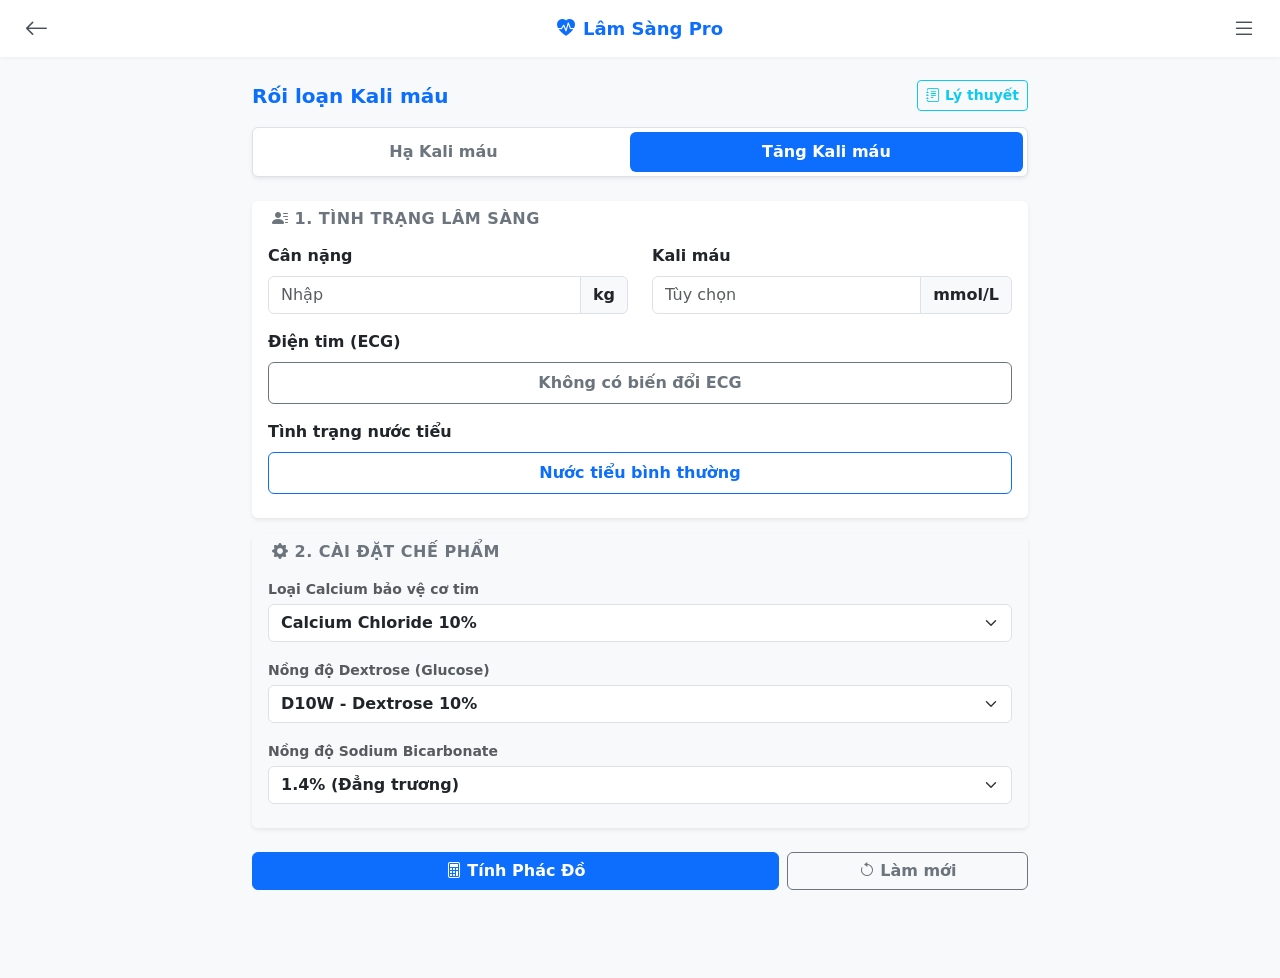
<file: modules/tang-kali.html>
<!DOCTYPE html>
<html lang="vi">
<head>
    <meta charset="UTF-8">
    <meta name="viewport" content="width=device-width, initial-scale=1.0">
    <title>Tăng Kali máu - Lâm Sàng Pro</title>
    
    <!-- Bootstrap 5 CDN -->
    <link href="https://cdn.jsdelivr.net/npm/bootstrap@5.3.0/dist/css/bootstrap.min.css" rel="stylesheet">
    <link rel="stylesheet" href="https://cdn.jsdelivr.net/npm/bootstrap-icons@1.11.1/font/bootstrap-icons.css">
    
    <!-- CSS Chung của hệ thống (Quy tắc 1) -->
    <link rel="stylesheet" href="../style.css">

    <style>
        /* Tùy chỉnh Nút Switch 1 chạm (Quy tắc 3) */
        .btn-toggle-switch {
            font-weight: 700;
            transition: all 0.2s;
        }
        
        /* Tùy chỉnh Accordion cho Phác đồ (Quy tắc 5) */
        .accordion-button:not(.collapsed) {
            background-color: #e7f1ff;
            color: #0c5460;
            font-weight: 700;
        }
        .accordion-button {
            font-weight: 600;
            color: #495057;
        }

        /* Highlight Lọc máu khi Vô niệu */
        .highlight-dialysis {
            background-color: #f8d7da;
            border: 1px solid #dc3545;
            color: #842029;
            animation: pulse 2s infinite;
        }
        @keyframes pulse {
            0% { box-shadow: 0 0 0 0 rgba(220, 53, 69, 0.4); }
            70% { box-shadow: 0 0 0 6px rgba(220, 53, 69, 0); }
            100% { box-shadow: 0 0 0 0 rgba(220, 53, 69, 0); }
        }
    </style>
</head>
<body>

    <!-- KHUNG XƯƠNG: Chèn Menu chung (Quy tắc 2 - Có nút Back thông minh về trang Hub) -->
    <div id="common-ui" data-back-url="diengiai.html"></div>

    <!-- NỘI DUNG CHÍNH -->
    <div class="container mt-3 mb-5">
        
        <!-- Tiêu đề & Nút mở Modal Hướng dẫn (Quy tắc 2) -->
        <div class="d-flex justify-content-between align-items-center mb-3">
            <h5 class="m-0 text-primary fw-bold">Rối loạn Kali máu</h5>
            <button type="button" class="btn btn-outline-info btn-sm fw-semibold" data-bs-toggle="modal" data-bs-target="#theoryModal">
                <i class="bi bi-journal-text"></i> Lý thuyết
            </button>
        </div>

        <!-- PILLS ĐIỀU HƯỚNG CHUYỂN TRANG (Quy tắc 5) -->
        <ul class="nav nav-pills nav-fill mb-4 bg-white p-1 rounded border shadow-sm">
            <li class="nav-item">
                <a class="nav-link text-secondary fw-semibold" href="ha-kali.html">Hạ Kali máu</a>
            </li>
            <li class="nav-item">
                <a class="nav-link active fw-bold" aria-current="page" href="#">Tăng Kali máu</a>
            </li>
        </ul>

        <!-- FORM NHẬP LIỆU BẮT BUỘC (Quy tắc 2) -->
        <form id="calcForm">
            
            <!-- KHỐI 1: TÌNH TRẠNG LÂM SÀNG -->
            <div class="card shadow-sm mb-3 border-0">
                <div class="card-body pt-2">
                    <h6 class="section-title mt-0"><i class="bi bi-person-lines-fill"></i> 1. Tình trạng Lâm sàng</h6>
                    
                    <div class="row">
                        <!-- Cân nặng: Bắt buộc, type="number" -->
                        <div class="col-6 mb-3">
                            <label class="form-label fw-semibold">Cân nặng</label>
                            <div class="input-group">
                                <input type="number" step="0.1" class="form-control" id="weight" placeholder="Nhập" required>
                                <span class="input-group-text fw-semibold">kg</span>
                            </div>
                        </div>

                        <!-- Kali máu: Tùy chọn, type="number" -->
                        <div class="col-6 mb-3">
                            <label class="form-label fw-semibold">Kali máu</label>
                            <div class="input-group">
                                <input type="number" step="0.01" class="form-control" id="kVal" placeholder="Tùy chọn">
                                <span class="input-group-text fw-semibold">mmol/L</span>
                            </div>
                        </div>
                    </div>

                    <!-- Nút Switch 1 chạm: Biến đổi ECG (Quy tắc 3) -->
                    <div class="mb-3">
                        <label class="form-label fw-semibold">Điện tim (ECG)</label>
                        <button type="button" id="ecgBtn" class="btn btn-outline-secondary btn-toggle-switch w-100 py-2" onclick="toggleECG()">
                            Không có biến đổi ECG
                        </button>
                        <input type="hidden" id="ecgVal" value="no">
                    </div>

                    <!-- Nút Switch 1 chạm: Tình trạng nước tiểu -->
                    <div class="mb-2">
                        <label class="form-label fw-semibold">Tình trạng nước tiểu</label>
                        <button type="button" id="urineBtn" class="btn btn-outline-primary btn-toggle-switch w-100 py-2" onclick="toggleUrine()">
                            Nước tiểu bình thường
                        </button>
                        <input type="hidden" id="urineVal" value="normal">
                    </div>
                </div>
            </div>

            <!-- KHỐI 2: CÀI ĐẶT CHẾ PHẨM (SETTINGS) -->
            <div class="card shadow-sm mb-4 border-0">
                <div class="card-body pt-2 bg-light rounded">
                    <h6 class="section-title mt-0"><i class="bi bi-gear-fill text-secondary"></i> 2. Cài đặt Chế phẩm</h6>
                    
                    <!-- Canxi: Dropdown -->
                    <div class="mb-3">
                        <label class="form-label fw-semibold small text-muted mb-1">Loại Calcium bảo vệ cơ tim</label>
                        <select id="caType" class="form-select fw-semibold">
                            <option value="cacl2" selected>Calcium Chloride 10%</option>
                            <option value="caglu">Calcium Gluconate 10%</option>
                        </select>
                    </div>

                    <!-- Glucose: Dropdown -->
                    <div class="mb-3">
                        <label class="form-label fw-semibold small text-muted mb-1">Nồng độ Dextrose (Glucose)</label>
                        <select id="dexType" class="form-select fw-semibold">
                            <option value="10" selected>D10W - Dextrose 10%</option>
                            <option value="5">D5W - Dextrose 5%</option>
                            <option value="20">D20W - Dextrose 20%</option>
                            <option value="30">D30W - Dextrose 30%</option>
                        </select>
                    </div>

                    <!-- Bicarbonate: Dropdown -->
                    <div class="mb-2">
                        <label class="form-label fw-semibold small text-muted mb-1">Nồng độ Sodium Bicarbonate</label>
                        <select id="bicType" class="form-select fw-semibold">
                            <option value="1.4" selected>1.4% (Đẳng trương)</option>
                            <option value="4.2">4.2% (Bán ưu trương)</option>
                            <option value="8.4">8.4% (Ưu trương)</option>
                        </select>
                    </div>
                </div>
            </div>

            <!-- NÚT HÀNH ĐỘNG TỔNG (Quy tắc 2: Tỷ lệ 70-30) -->
            <div class="d-flex gap-2 mb-2">
                <button type="button" onclick="calculateAll()" class="btn btn-primary fw-bold" style="flex: 7;">
                    <i class="bi bi-calculator"></i> Tính Phác Đồ
                </button>
                <button type="reset" class="btn btn-outline-secondary fw-semibold" style="flex: 3;" onclick="resetResult()">
                    <i class="bi bi-arrow-counterclockwise"></i> Làm mới
                </button>
            </div>
        </form>

        <!-- KHU VỰC KẾT QUẢ (Quy tắc 3: Ẩn mặc định) -->
        <div id="resultSection" style="display: none; padding-top: 10px;">
            
            <!-- HỘP CẢNH BÁO PHÂN ĐỘ (Tuân thủ Quy tắc 4) -->
            <div id="resRiskBox" class="result-box mb-4">
                <p class="mb-1 fw-semibold text-uppercase">Đánh giá nguy cơ</p>
                <h2 id="resRiskText" class="result-value-main" style="font-size: 1.8rem;">--</h2>
                <div id="resRiskDesc" class="result-desc mt-2">--</div>
            </div>

            <!-- ACCORDION PHÁC ĐỒ 3 BƯỚC -->
            <h6 class="fw-bold text-primary mb-3 text-uppercase" style="font-size: 0.95rem;">Phác đồ xử trí cấp cứu</h6>
            
            <div class="accordion mb-4 shadow-sm" id="protocolAccordion">
                
                <!-- BƯỚC 1: ỔN ĐỊNH CƠ TIM -->
                <div class="accordion-item border-0 border-bottom">
                    <h2 class="accordion-header">
                        <button class="accordion-button" type="button" data-bs-toggle="collapse" data-bs-target="#step1">
                            <i class="bi bi-heart-pulse-fill text-danger me-2"></i> 1. Bảo vệ màng cơ tim
                        </button>
                    </h2>
                    <div id="step1" class="accordion-collapse collapse show" data-bs-parent="#protocolAccordion">
                        <div class="accordion-body bg-white text-start">
                            <div class="alert alert-light border small text-muted py-2 mb-3">
                                <strong>Chỉ định:</strong> Bắt buộc nếu có biến đổi ECG hoặc Kali máu ≥ 6.5 mmol/L. Tiêm ngay lập tức.
                            </div>
                            <h6 id="caName" class="fw-bold text-primary mb-1">--</h6>
                            <div class="d-flex align-items-end mb-2">
                                <span id="caVol" class="result-value-main text-dark" style="font-size: 2rem;">--</span>
                                <span class="result-unit-main ms-2 pb-1">mL (Tiêm TM)</span>
                            </div>
                            <div id="caNote" class="result-desc p-2 rounded">--</div>
                        </div>
                    </div>
                </div>

                <!-- BƯỚC 2: DỊCH CHUYỂN KALI VÀO NỘI BÀO -->
                <div class="accordion-item border-0 border-bottom">
                    <h2 class="accordion-header">
                        <button class="accordion-button collapsed" type="button" data-bs-toggle="collapse" data-bs-target="#step2">
                            <i class="bi bi-box-arrow-in-right text-success me-2"></i> 2. Đẩy Kali vào nội bào
                        </button>
                    </h2>
                    <div id="step2" class="accordion-collapse collapse" data-bs-parent="#protocolAccordion">
                        <div class="accordion-body bg-white text-start">
                            
                            <!-- Insulin + Glucose -->
                            <div class="p-3 border rounded mb-3 bg-light">
                                <h6 class="fw-bold text-dark"><i class="bi bi-droplet-half"></i> Insulin + Dextrose</h6>
                                <p class="mb-1"><strong>Insulin Regular:</strong> <span id="insVol" class="fw-bold text-primary fs-5">--</span> UI (Tiêm TM/Pha truyền)</p>
                                <p class="mb-1"><strong><span id="dexName">--</span>:</strong> <span id="dexVol" class="fw-bold text-primary fs-5">--</span> mL</p>
                                <div id="dexNote" class="small mt-2">--</div>
                            </div>

                            <!-- Salbutamol -->
                            <div class="p-3 border rounded mb-3 bg-light">
                                <h6 class="fw-bold text-dark"><i class="bi bi-lungs"></i> Salbutamol (Khí dung)</h6>
                                <p class="mb-0">Liều lượng: <span id="salbVol" class="fw-bold text-primary fs-5">--</span> mg / lần (Có thể lặp lại sau 2 giờ)</p>
                            </div>

                            <!-- Bicarbonate -->
                            <div class="p-3 border rounded bg-light">
                                <h6 class="fw-bold text-dark"><i class="bi bi-ev-station"></i> Sodium Bicarbonate <span id="bicName">--</span></h6>
                                <p class="mb-1">Thể tích: <span id="bicVol" class="fw-bold text-primary fs-5">--</span> mL (Truyền tĩnh mạch chậm)</p>
                                <div class="small text-muted mt-1">* Hiệu quả nhất khi bệnh nhân có toan chuyển hóa kèm theo.</div>
                            </div>

                        </div>
                    </div>
                </div>

                <!-- BƯỚC 3: ĐÀO THẢI KALI -->
                <div class="accordion-item border-0">
                    <h2 class="accordion-header">
                        <button class="accordion-button collapsed" type="button" data-bs-toggle="collapse" data-bs-target="#step3">
                            <i class="bi bi-trash3-fill text-warning me-2"></i> 3. Đào thải Kali ra ngoài
                        </button>
                    </h2>
                    <div id="step3" class="accordion-collapse collapse" data-bs-parent="#protocolAccordion">
                        <div class="accordion-body bg-white text-start">
                            
                            <!-- Furosemide -->
                            <div id="furoBox" class="p-3 border rounded mb-3">
                                <h6 class="fw-bold"><i class="bi bi-capsule-pill"></i> Furosemide (Lợi tiểu quai)</h6>
                                <p class="mb-1">Liều 1-2 mg/kg: <span id="furoVol" class="fw-bold text-primary fs-5">--</span> mg (Tiêm TM)</p>
                                <div id="furoNote" class="small text-danger fw-bold mt-1" style="display:none;"></div>
                            </div>

                            <!-- Kayexalate -->
                            <div class="p-3 border rounded mb-3 bg-light">
                                <h6 class="fw-bold text-dark"><i class="bi bi-cup-straw"></i> Nhựa trao đổi ion (Kayexalate)</h6>
                                <p class="mb-1">Liều 1 g/kg: <span id="kayVol" class="fw-bold text-primary fs-5">--</span> g (Uống hoặc Thụt giữ)</p>
                                <div class="small text-muted mt-1">* Tác dụng chậm (sau 2-4 giờ). Tránh dùng nếu tắc ruột.</div>
                            </div>

                            <!-- Lọc máu -->
                            <div id="dialysisBox" class="p-3 border rounded">
                                <h6 class="fw-bold mb-1"><i class="bi bi-activity"></i> Lọc máu cấp cứu</h6>
                                <div id="dialysisNote" class="small mt-1">Cân nhắc nếu điều trị nội khoa thất bại, suy thận cấp, hoặc đe dọa tính mạng.</div>
                            </div>

                        </div>
                    </div>
                </div>

            </div>

        </div>

    </div>

    <!-- MODAL LÝ THUYẾT (Quy tắc 2) -->
    <div class="modal fade" id="theoryModal" tabindex="-1">
        <div class="modal-dialog modal-lg modal-dialog-centered modal-dialog-scrollable">
            <div class="modal-content">
                <div class="modal-header bg-info text-dark">
                    <h6 class="modal-title fw-bold"><i class="bi bi-book"></i> Lý thuyết & Tham chiếu</h6>
                    <button type="button" class="btn-close" data-bs-dismiss="modal"></button>
                </div>
                <div class="modal-body text-start">
                    
                    <h6 class="text-primary fw-bold">1. Phân độ Tăng Kali máu & ECG</h6>
                    <div class="table-responsive mb-3">
                        <table class="table table-bordered text-center align-middle">
                            <thead>
                                <tr class="bg-light">
                                    <th>Mức độ</th>
                                    <th>Kali (mmol/L)</th>
                                    <th>Dấu hiệu ECG đặc trưng</th>
                                </tr>
                            </thead>
                            <tbody>
                                <!-- Quy tắc 4: Tô nền màu bằng td-level-x -->
                                <tr>
                                    <td class="td-level-2">Nhẹ</td>
                                    <td class="td-level-2">5.5 - 5.9</td>
                                    <td class="text-start bg-light">Sóng T cao nhọn, đối xứng.</td>
                                </tr>
                                <tr>
                                    <td class="td-level-3">Vừa</td>
                                    <td class="td-level-3">6.0 - 6.4</td>
                                    <td class="text-start bg-light">Khoảng PR kéo dài, mất sóng P.</td>
                                </tr>
                                <tr>
                                    <td class="td-level-4">Nặng</td>
                                    <td class="td-level-4">≥ 6.5</td>
                                    <td class="text-start bg-light">QRS giãn rộng, hình ảnh sóng sin, Rung thất.</td>
                                </tr>
                            </tbody>
                        </table>
                    </div>

                    <h6 class="text-primary fw-bold mt-3">2. So sánh Chế phẩm Calcium</h6>
                    <ul>
                        <li><strong>Calcium Chloride (CaCl2) 10%:</strong> 1 mL chứa 27.2 mg Canxi nguyên tố (gấp 3 lần Gluconate). Tác dụng cực nhanh và mạnh. <strong>Nhược điểm:</strong> Gây hoại tử mô nghiêm trọng nếu thoát mạch. Khuyến cáo tiêm qua CVC. Max liều Nhi khoa: 10 mL.</li>
                        <li><strong>Calcium Gluconate 10%:</strong> 1 mL chứa 9 mg Canxi nguyên tố. An toàn hơn khi tiêm qua ven ngoại vi. Max liều Nhi khoa: 20 mL.</li>
                    </ul>

                    <h6 class="text-primary fw-bold mt-3">3. Nguyên tắc pha Dextrose đẩy Kali</h6>
                    <p class="mb-2">Liều Glucose chuẩn là <strong>0.5 g/kg</strong>. Thể tích truyền phụ thuộc vào nồng độ pha:</p>
                    <ul>
                        <li><strong>D5W (5%):</strong> 10 mL/kg (Cẩn thận quá tải dịch).</li>
                        <li><strong>D10W (10%):</strong> 5 mL/kg (Thường dùng nhất).</li>
                        <li><strong>D20W (20%):</strong> 2.5 mL/kg.</li>
                        <li><strong>D30W (30%):</strong> 1.67 mL/kg (Áp suất thẩm thấu cao, nên truyền CVC).</li>
                    </ul>

                    <!-- Quy tắc 2: Kẻ ngang và Tài liệu tham khảo -->
                    <hr class="mt-4 mb-2">
                    <div class="small text-muted">
                        <strong>Tài liệu tham khảo:</strong><br>
                        1. Phác đồ Điều trị Nhi khoa - Bệnh viện Nhi Đồng 1 (2020), Chương Rối loạn Nước Điện giải.<br>
                        2. Kliegman RM, et al. Nelson Textbook of Pediatrics 21st Edition. Chapter 66: Fluid and Electrolyte.<br>
                        3. UpToDate: Management of hyperkalemia in children.
                    </div>

                </div>
            </div>
        </div>
    </div>

    <!-- JS CHUNG CỦA HỆ THỐNG -->
    <script src="https://cdn.jsdelivr.net/npm/bootstrap@5.3.0/dist/js/bootstrap.bundle.min.js"></script>
    <script src="../js/main.js"></script>
    
    <!-- MODULE-SPECIFIC JS -->
    <script>
        // Xử lý nút Switch ECG
        function toggleECG() {
            const btn = document.getElementById('ecgBtn');
            const val = document.getElementById('ecgVal');
            
            if (val.value === 'no') {
                val.value = 'yes';
                btn.innerText = 'CÓ biến đổi điện tim (Nguy kịch)';
                btn.className = 'btn btn-danger btn-toggle-switch w-100 py-2';
            } else {
                val.value = 'no';
                btn.innerText = 'Không có biến đổi ECG';
                btn.className = 'btn btn-outline-secondary btn-toggle-switch w-100 py-2';
            }
        }

        // Xử lý nút Switch Nước tiểu
        function toggleUrine() {
            const btn = document.getElementById('urineBtn');
            const val = document.getElementById('urineVal');
            
            if (val.value === 'normal') {
                val.value = 'anuria';
                btn.innerText = 'Thiểu niệu / Vô niệu';
                btn.className = 'btn btn-warning text-dark border-warning btn-toggle-switch w-100 py-2';
            } else {
                val.value = 'normal';
                btn.innerText = 'Nước tiểu bình thường';
                btn.className = 'btn btn-outline-primary btn-toggle-switch w-100 py-2';
            }
        }

        // HÀM TÍNH TOÁN PHÁC ĐỒ
        function calculateAll() {
            const weight = parseFloat(document.getElementById('weight').value);
            const kVal = parseFloat(document.getElementById('kVal').value);
            const ecgVal = document.getElementById('ecgVal').value;
            const urineVal = document.getElementById('urineVal').value;

            if (isNaN(weight) || weight <= 0) {
                alert("Vui lòng nhập Cân nặng hợp lệ!");
                return;
            }

            /* =========================================================
               1. PHÂN ĐỘ NGUY CƠ (Áp dụng Quy tắc 4)
               ========================================================= */
            let level = 1;
            let riskStr = "CHƯA RÕ";
            let riskDesc = "Vui lòng nhập nồng độ Kali máu.";

            if (ecgVal === 'yes') {
                level = 4; // Mức Đỏ
                riskStr = "CẤP CỨU NGUY KỊCH (ĐE DỌA NGƯNG TIM)";
                riskDesc = "Có biến đổi ECG. Bắt buộc xử trí bảo vệ màng cơ tim NGAY LẬP TỨC.";
            } else if (!isNaN(kVal)) {
                if (kVal >= 6.5) {
                    level = 4;
                    riskStr = "MỨC ĐỘ NẶNG (CẤP CỨU)";
                    riskDesc = "Kali máu ≥ 6.5. Nguy cơ biến chứng tim mạch rất cao.";
                } else if (kVal >= 6.0) {
                    level = 3;
                    riskStr = "MỨC ĐỘ VỪA";
                    riskDesc = "Cần theo dõi sát Monitor và bắt đầu hạ Kali.";
                } else if (kVal >= 5.5) {
                    level = 2;
                    riskStr = "MỨC ĐỘ NHẸ";
                    riskDesc = "Ưu tiên ngưng các nguồn cung cấp Kali và đào thải.";
                } else {
                    level = 1;
                    riskStr = "TRONG GIỚI HẠN BÌNH THƯỜNG";
                    riskDesc = "Kali < 5.5 mmol/L.";
                }
            } else {
                level = 3; // Mặc định cảnh báo cam nếu không nhập K nhưng bấm tính
                riskStr = "ĐÁNH GIÁ THEO LÂM SÀNG";
            }

            // Render Khung Cảnh báo
            const riskBox = document.getElementById('resRiskBox');
            riskBox.className = `result-box mb-4 level-${level}`;
            document.getElementById('resRiskText').innerText = riskStr;
            document.getElementById('resRiskDesc').innerText = riskDesc;

            /* =========================================================
               2. TÍNH TOÁN BƯỚC 1: CANXI (Ổn định màng)
               ========================================================= */
            const caType = document.getElementById('caType').value;
            let caVol = 0;
            let caNameStr = "";
            let caNoteStr = "";

            if (caType === 'cacl2') {
                caNameStr = "Calcium Chloride 10%";
                caVol = weight * 0.2;
                if (caVol > 10) caVol = 10; // Cập nhật ranh giới: Max 10ml theo chốt của Bác sĩ
                caNoteStr = "<strong class='text-danger'>CẢNH BÁO:</strong> Bắt buộc tiêm qua tĩnh mạch trung tâm (CVC) hoặc ven rất lớn. Tiêm TM rất chậm (10-20 phút). Nguy cơ hoại tử mô nếu thoát mạch!";
                document.getElementById('caNote').className = "result-desc p-2 rounded bg-danger text-white mt-2";
            } else {
                caNameStr = "Calcium Gluconate 10%";
                caVol = weight * 0.5;
                if (caVol > 20) caVol = 20; // Max 20ml
                caNoteStr = "An toàn cho ven ngoại vi. Tiêm TM chậm (10-20 phút) dưới Monitor.";
                document.getElementById('caNote').className = "result-desc p-2 rounded bg-success text-white mt-2";
            }

            document.getElementById('caName').innerText = caNameStr;
            document.getElementById('caVol').innerText = caVol.toFixed(1);
            document.getElementById('caNote').innerHTML = caNoteStr;

            /* =========================================================
               3. TÍNH TOÁN BƯỚC 2: ĐẨY KALI VÀO NỘI BÀO
               ========================================================= */
            // 3a. Insulin + Glucose
            const insVol = weight * 0.1; // 0.1 UI/kg
            document.getElementById('insVol').innerText = insVol.toFixed(1);

            const dexType = document.getElementById('dexType').value;
            let dexVol = 0;
            let dexNoteStr = "";
            document.getElementById('dexName').innerText = `Dextrose ${dexType}%`;

            if (dexType === "5") {
                dexVol = weight * 10;
                dexNoteStr = "<span class='text-warning fw-bold'><i class='bi bi-exclamation-triangle'></i> Thể tích dịch rất lớn. Cẩn trọng quá tải tuần hoàn!</span>";
            } else if (dexType === "10") {
                dexVol = weight * 5;
                dexNoteStr = "<span class='text-success'>Thể tích chuẩn. Truyền trong 30-60 phút.</span>";
            } else if (dexType === "20") {
                dexVol = weight * 2.5;
                dexNoteStr = "<span class='text-success'>Thể tích thấp. Tốt cho bệnh nhân hạn chế dịch.</span>";
            } else if (dexType === "30") {
                dexVol = weight * 1.67;
                dexNoteStr = "<span class='text-danger fw-bold'><i class='bi bi-exclamation-triangle'></i> Nồng độ ưu trương cao. Khuyến cáo truyền qua ven trung tâm.</span>";
            }
            document.getElementById('dexVol').innerText = dexVol.toFixed(1);
            document.getElementById('dexNote').innerHTML = dexNoteStr;

            // 3b. Salbutamol
            const salbVol = (weight < 25) ? 2.5 : 5.0;
            document.getElementById('salbVol').innerText = salbVol.toFixed(1);

            // 3c. Bicarbonate (Liều 1 mEq/kg)
            const bicType = document.getElementById('bicType').value;
            let bicVol = 0;
            if (bicType === "1.4") bicVol = weight * 6;      // ~0.16 mEq/mL
            else if (bicType === "4.2") bicVol = weight * 2; // ~0.5 mEq/mL
            else if (bicType === "8.4") bicVol = weight * 1; // 1 mEq/mL

            document.getElementById('bicName').innerText = `${bicType}%`;
            document.getElementById('bicVol').innerText = bicVol.toFixed(1);

            /* =========================================================
               4. TÍNH TOÁN BƯỚC 3: ĐÀO THẢI KALI & UX MAGIC VÔ NIỆU
               ========================================================= */
            // Furosemide
            const furoMin = weight * 1;
            const furoMax = weight * 2;
            document.getElementById('furoVol').innerText = `${furoMin.toFixed(1)} - ${furoMax.toFixed(1)}`;
            
            const furoBox = document.getElementById('furoBox');
            const furoNote = document.getElementById('furoNote');
            
            // Kayexalate
            const kayVol = weight * 1;
            document.getElementById('kayVol').innerText = kayVol.toFixed(1);

            // Lọc máu
            const dialysisBox = document.getElementById('dialysisBox');
            const dialysisNote = document.getElementById('dialysisNote');

            // Xử lý Giao diện thông minh khi VÔ NIỆU
            if (urineVal === 'anuria') {
                // Furosemide bị gạch chéo
                furoBox.style.opacity = '0.5';
                furoBox.style.textDecoration = 'line-through';
                furoBox.classList.add('bg-light');
                furoNote.innerText = "Kém hoặc Không hiệu quả do bệnh nhân thiểu/vô niệu.";
                furoNote.style.display = 'block';

                // Lọc máu sáng rực lên
                dialysisBox.className = "p-3 rounded highlight-dialysis mt-3";
                dialysisNote.innerHTML = "<strong>🔴 CHỈ ĐỊNH ƯU TIÊN:</strong> Bệnh nhân vô niệu, yêu cầu hội chẩn Thận nhân tạo cấp cứu ngay lập tức!";
            } else {
                // Bình thường
                furoBox.style.opacity = '1';
                furoBox.style.textDecoration = 'none';
                furoBox.classList.remove('bg-light');
                furoNote.style.display = 'none';

                dialysisBox.className = "p-3 border rounded mt-3 bg-light";
                dialysisNote.innerText = "Cân nhắc nếu điều trị nội khoa thất bại, suy thận cấp, hoặc đe dọa tính mạng.";
            }

            // Hiển thị toàn bộ kết quả và cuộn
            document.getElementById('resultSection').style.display = 'block';
            setTimeout(() => {
                document.getElementById('resultSection').scrollIntoView({ behavior: 'smooth', block: 'start' });
            }, 100);
        }

        // HÀM RESET
        function resetResult() {
            document.getElementById('resultSection').style.display = 'none';
            
            // Reset Switch ECG
            const ecgBtn = document.getElementById('ecgBtn');
            const ecgVal = document.getElementById('ecgVal');
            ecgVal.value = 'no';
            ecgBtn.innerText = 'Không có biến đổi ECG';
            ecgBtn.className = 'btn btn-outline-secondary btn-toggle-switch w-100 py-2';

            // Reset Switch Nước tiểu
            const urineBtn = document.getElementById('urineBtn');
            const urineVal = document.getElementById('urineVal');
            urineVal.value = 'normal';
            urineBtn.innerText = 'Nước tiểu bình thường';
            urineBtn.className = 'btn btn-outline-primary btn-toggle-switch w-100 py-2';
        }
    </script>
</body>
</html>
</file>
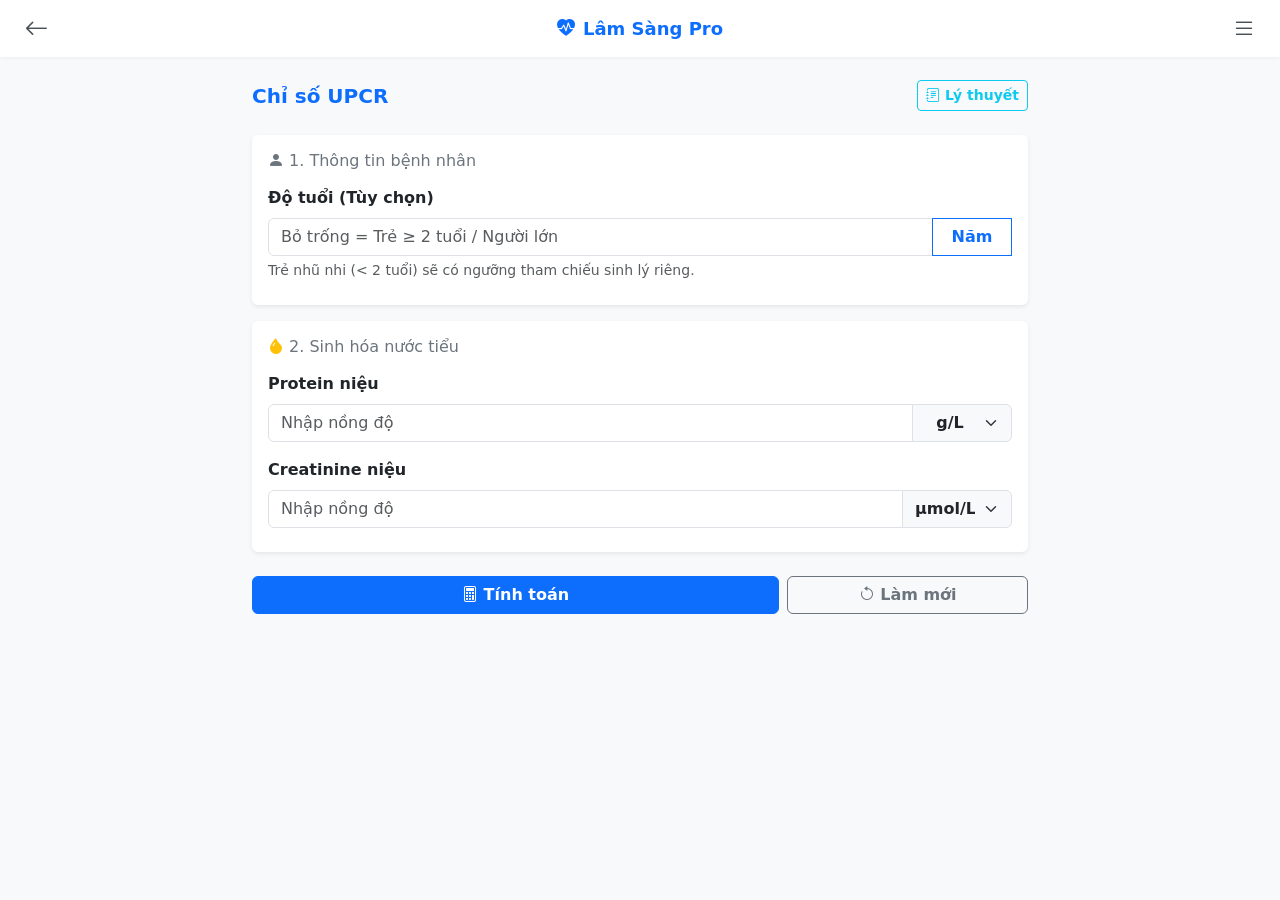
<file: modules/upcr.html>
<!DOCTYPE html>
<html lang="vi">
<head>
    <meta charset="UTF-8">
    <meta name="viewport" content="width=device-width, initial-scale=1.0">
    <title>Chỉ số UPCR - Lâm Sàng Pro</title>
    
    <!-- Bootstrap 5 CDN -->
    <link href="https://cdn.jsdelivr.net/npm/bootstrap@5.3.0/dist/css/bootstrap.min.css" rel="stylesheet">
    <link rel="stylesheet" href="https://cdn.jsdelivr.net/npm/bootstrap-icons@1.10.5/font/bootstrap-icons.css">
    
    <!-- CSS Chung của hệ thống (Quy tắc 1) -->
    <link rel="stylesheet" href="../style.css">

    <style>
        /* Tùy chỉnh Nút Switch 1 chạm (Quy tắc 3) */
        .btn-toggle-switch {
            min-width: 80px;
            font-weight: 700;
            transition: all 0.2s;
        }
        
        /* Căn chỉnh Bảng Lý thuyết */
        .theory-table th, .theory-table td {
            text-align: center;
            vertical-align: middle;
        }
    </style>
</head>
<body>

    <!-- KHUNG XƯƠNG: Chèn Menu chung (Quy tắc 2) -->
    <div id="common-ui"></div>

    <!-- NỘI DUNG CHÍNH -->
    <div class="container mt-3 mb-5">
        
        <!-- Tiêu đề & Nút mở Modal Hướng dẫn -->
        <div class="d-flex justify-content-between align-items-center mb-4">
            <h5 class="m-0 text-primary fw-bold">Chỉ số UPCR</h5>
            <button type="button" class="btn btn-outline-info btn-sm fw-semibold" data-bs-toggle="modal" data-bs-target="#theoryModal">
                <i class="bi bi-journal-text"></i> Lý thuyết
            </button>
        </div>

        <!-- FORM NHẬP LIỆU BẮT BUỘC (Quy tắc 2) -->
        <form id="calcForm">
            
            <!-- THÔNG TIN BỆNH NHÂN -->
            <div class="card shadow-sm mb-3 border-0">
                <div class="card-body">
                    <!-- Sử dụng class typography chuẩn (Quy tắc 3) -->
                    <h6 class="card-title text-secondary mb-3"><i class="bi bi-person-fill"></i> 1. Thông tin bệnh nhân</h6>
                    
                    <!-- Tuổi: Input + Switch 1 chạm (Vì chỉ có 2 tùy chọn Năm/Tháng) -->
                    <div class="mb-2">
                        <label class="form-label fw-semibold">Độ tuổi (Tùy chọn)</label>
                        <div class="input-group">
                            <!-- Bỏ required, placeholder hướng dẫn ngầm định >= 2 tuổi -->
                            <input type="number" step="0.1" class="form-control" id="ageValue" placeholder="Bỏ trống = Trẻ ≥ 2 tuổi / Người lớn">
                            <button type="button" id="ageUnitBtn" class="btn btn-outline-primary btn-toggle-switch" onclick="toggleAgeUnit()">Năm</button>
                            <!-- Input ẩn để lưu giá trị tuổi -->
                            <input type="hidden" id="ageUnitVal" value="years">
                        </div>
                        <div class="form-text small text-muted">Trẻ nhũ nhi (< 2 tuổi) sẽ có ngưỡng tham chiếu sinh lý riêng.</div>
                    </div>
                </div>
            </div>

            <!-- CẬN LÂM SÀNG -->
            <div class="card shadow-sm mb-4 border-0">
                <div class="card-body">
                    <h6 class="card-title text-secondary mb-3"><i class="bi bi-droplet-fill text-warning"></i> 2. Sinh hóa nước tiểu</h6>
                    
                    <!-- Protein niệu: Dropdown (Vì có 3 tùy chọn) -->
                    <div class="mb-3">
                        <label class="form-label fw-semibold">Protein niệu</label>
                        <div class="input-group">
                            <!-- Bắt buộc type="number" (Quy tắc 3) -->
                            <input type="number" step="0.01" class="form-control" id="proteinValue" placeholder="Nhập nồng độ" required>
                            <select id="proteinUnit" class="form-select bg-light text-center fw-semibold" style="max-width: 100px;">
                                <option value="gl" selected>g/L</option>
                                <option value="mgl">mg/L</option>
                                <option value="mgdl">mg/dL</option>
                            </select>
                        </div>
                    </div>

                    <!-- Creatinine niệu: Dropdown (Vì có 3 tùy chọn) -->
                    <div class="mb-2">
                        <label class="form-label fw-semibold">Creatinine niệu</label>
                        <div class="input-group">
                            <input type="number" step="0.01" class="form-control" id="creaValue" placeholder="Nhập nồng độ" required>
                            <select id="creaUnit" class="form-select bg-light text-center fw-semibold" style="max-width: 110px;">
                                <option value="umol" selected>µmol/L</option>
                                <option value="mmol">mmol/L</option>
                                <option value="mgdl">mg/dL</option>
                            </select>
                        </div>
                    </div>

                </div>
            </div>

            <!-- NÚT HÀNH ĐỘNG (Quy tắc 2: Tỷ lệ 70-30 trên cùng 1 hàng) -->
            <div class="d-flex gap-2 mb-2">
                <button type="button" onclick="calculateUPCR()" class="btn btn-primary fw-bold" style="flex: 7;">
                    <i class="bi bi-calculator"></i> Tính toán
                </button>
                <button type="reset" class="btn btn-outline-secondary fw-semibold" style="flex: 3;" onclick="resetResult()">
                    <i class="bi bi-arrow-counterclockwise"></i> Làm mới
                </button>
            </div>
        </form>

        <!-- KHU VỰC KẾT QUẢ (Quy tắc 3: Ẩn mặc định ban đầu) -->
        <div id="resultSection" style="display: none; padding-top: 10px;">
            
            <!-- Hộp kết quả: CSS thay đổi linh hoạt theo Rule 4 -->
            <div id="resultBox" class="result-box mb-3">
                <p class="mb-1 fw-semibold text-uppercase">Tỷ số UPCR</p>
                
                <!-- Sử dụng Typography Class chuẩn (Quy tắc 3) -->
                <h1 id="upcrMmolVal" class="result-value-main mb-0">--</h1>
                <p class="result-unit-main mb-2">mg/mmol</p>
                
                <div class="badge bg-light text-dark border mb-2">
                    Tương đương: <span id="upcrMgVal" class="fw-bold">--</span> mg/mg
                </div>
                
                <hr class="my-2 opacity-25">
                
                <h6 id="riskText" class="fw-bold mb-1 mt-2 text-uppercase">--</h6>
                <!-- Sử dụng Typography Class chuẩn -->
                <div id="riskDesc" class="result-desc mt-1">--</div>
            </div>

        </div>

    </div>

    <!-- MODAL LÝ THUYẾT (Quy tắc 2: modal-lg) -->
    <div class="modal fade" id="theoryModal" tabindex="-1">
        <div class="modal-dialog modal-lg modal-dialog-centered modal-dialog-scrollable">
            <div class="modal-content">
                <div class="modal-header bg-info text-dark">
                    <h6 class="modal-title fw-bold"><i class="bi bi-book"></i> Lý thuyết & Tham chiếu</h6>
                    <button type="button" class="btn-close" data-bs-dismiss="modal"></button>
                </div>
                <div class="modal-body text-start">
                    
                    <h6 class="text-primary fw-bold">1. Công thức quy đổi đơn vị</h6>
                    <ul class="mb-3">
                        <li><strong>Protein niệu:</strong> 1 g/L = 100 mg/dL | 1 mg/L = 0.1 mg/dL</li>
                        <li><strong>Creatinine niệu:</strong> 1 mmol/L = 11.312 mg/dL | 1 µmol/L = 0.0113 mg/dL (Chia 88.4)</li>
                        <li><strong>Tỷ số UPCR:</strong> UPCR (mg/mmol) = UPCR (mg/mg) × 113.12</li>
                    </ul>

                    <h6 class="text-primary fw-bold mt-3">2. Bảng phân ngưỡng Y khoa</h6>
                    <div class="table-responsive">
                        <table class="table table-bordered theory-table">
                            <thead>
                                <tr class="bg-light">
                                    <th class="align-middle">Phân loại Lâm sàng</th>
                                    <th>Trẻ ≥ 2 tuổi & Người lớn<br><span class="text-muted fw-normal">(mg/mmol)</span></th>
                                    <th>Trẻ nhũ nhi < 2 tuổi<br><span class="text-muted fw-normal">(mg/mmol)</span></th>
                                </tr>
                            </thead>
                            <tbody>
                                <!-- Dùng class .td-level-x để tô màu nguyên ô (Quy tắc 4) -->
                                <tr>
                                    <td class="fw-bold text-start bg-light">Bình thường</td>
                                    <td class="td-level-1">< 20</td>
                                    <td class="td-level-1">< 50</td>
                                </tr>
                                <tr>
                                    <td class="fw-bold text-start bg-light">Protein niệu ngưỡng viêm</td>
                                    <td class="td-level-3">20 - 200</td>
                                    <td class="td-level-3">50 - 200</td>
                                </tr>
                                <tr>
                                    <td class="fw-bold text-start bg-light">Protein niệu ngưỡng thận hư</td>
                                    <!-- Độc lập lứa tuổi theo Avner et al. -->
                                    <td class="td-level-4">≥ 200</td> 
                                    <td class="td-level-4">≥ 200</td>
                                </tr>
                            </tbody>
                        </table>
                    </div>

                    <h6 class="text-primary fw-bold mt-3">3. Đặc điểm sinh lý trẻ nhũ nhi</h6>
                    <p class="mb-0 text-justify">
                        Ở trẻ em dưới 2 tuổi (đặc biệt dưới 6 tháng), chức năng tái hấp thu protein ở ống thận chưa hoàn thiện hoàn toàn, do đó lượng protein bài tiết sinh lý qua nước tiểu cao hơn. Mức UPCR bình thường ở độ tuổi này được chấp nhận lên tới <strong>50 mg/mmol</strong> (tương đương 0.5 mg/mg) thay vì ngưỡng 20 mg/mmol như ở trẻ lớn.
                    </p>

                    <!-- QUY TẮC 2: Đường kẻ ngang và Tài liệu tham khảo chuẩn mực -->
                    <hr class="mt-4 mb-2">
                    <div class="small text-muted">
                        <strong>Tài liệu tham khảo:</strong><br>
                        1. KDIGO 2012: Clinical Practice Guideline for the Evaluation and Management of Chronic Kidney Disease (CKD).<br>
                        2. Pediatric Nephrology (Avner et al.): Tiêu chuẩn đánh giá mức độ Protein niệu theo lứa tuổi. Ngưỡng chẩn đoán hội chứng thận hư cố định ≥ 2.0 mg/mg (tương đương 200 mg/mmol) độc lập với lứa tuổi.
                    </div>

                </div>
            </div>
        </div>
    </div>

    <!-- JS CHUNG CỦA HỆ THỐNG (Quy tắc 1) -->
    <script src="https://cdn.jsdelivr.net/npm/bootstrap@5.3.0/dist/js/bootstrap.bundle.min.js"></script>
    <script src="../js/main.js"></script>
    
    <!-- MODULE-SPECIFIC JS (Quy tắc 2) -->
    <script>
        // Xử lý nút Switch 1 chạm cho Tuổi (Năm/Tháng)
        function toggleAgeUnit() {
            const btn = document.getElementById('ageUnitBtn');
            const val = document.getElementById('ageUnitVal');
            
            if (val.value === 'years') {
                val.value = 'months';
                btn.innerText = 'Tháng';
            } else {
                val.value = 'years';
                btn.innerText = 'Năm';
            }
        }

        // HÀM TÍNH TOÁN CHÍNH
        function calculateUPCR() {
            // Lấy dữ liệu Input
            const ageVal = parseFloat(document.getElementById('ageValue').value);
            const ageUnit = document.getElementById('ageUnitVal').value;
            const protVal = parseFloat(document.getElementById('proteinValue').value);
            const protUnit = document.getElementById('proteinUnit').value;
            const creaVal = parseFloat(document.getElementById('creaValue').value);
            const creaUnit = document.getElementById('creaUnit').value;

            // Kiểm tra dữ liệu trống (Chỉ bắt buộc Protein và Creatinine)
            if (isNaN(protVal) || isNaN(creaVal)) {
                alert("Vui lòng nhập đầy đủ Protein niệu và Creatinine niệu!");
                return;
            }

            // 1. Phân loại tuổi sinh lý
            // Mặc định là trẻ >= 2 tuổi / Người lớn nếu không nhập
            let isInfant = false;
            if (!isNaN(ageVal)) {
                if (ageUnit === 'years' && ageVal < 2) isInfant = true;
                if (ageUnit === 'months' && ageVal < 24) isInfant = true;
            }

            // 2. Quy đổi Protein về mg/dL
            let prot_mgdl = protVal;
            if (protUnit === 'gl') prot_mgdl = protVal * 100;
            else if (protUnit === 'mgl') prot_mgdl = protVal / 10;

            // 3. Quy đổi Creatinine niệu về mg/dL
            let crea_mgdl = creaVal;
            if (creaUnit === 'umol') crea_mgdl = creaVal / 88.4;
            else if (creaUnit === 'mmol') crea_mgdl = creaVal * 11.312;

            // Chống lỗi chia cho 0
            if (crea_mgdl <= 0) {
                alert("Creatinine niệu phải lớn hơn 0.");
                return;
            }

            // 4. Tính toán Tỷ số UPCR
            const upcr_mg_mg = prot_mgdl / crea_mgdl;
            const upcr_mg_mmol = upcr_mg_mg * 113.12;

            // 5. Phân ngưỡng Y khoa (KDIGO & Avner) & Ánh xạ Màu sắc
            let level = 1;
            let riskStr = "";
            let riskDesc = "";

            if (isInfant) {
                // Ngưỡng Trẻ Nhũ Nhi (< 2 tuổi)
                if (upcr_mg_mmol < 50) {
                    level = 1; // Mức 1: Bình thường (Xanh lá)
                    riskStr = "BÌNH THƯỜNG";
                    riskDesc = "Chỉ số trong giới hạn sinh lý của trẻ nhũ nhi (< 50 mg/mmol).";
                } else if (upcr_mg_mmol < 200) {
                    level = 3; // Mức 3: Cần can thiệp (Cam)
                    riskStr = "PROTEIN NIỆU NGƯỠNG VIÊM";
                    riskDesc = "Tăng protein niệu (50 - 200 mg/mmol). Cần theo dõi hoặc can thiệp.";
                } else {
                    level = 4; // Mức 4: Nặng (Đỏ) - Độc lập độ tuổi >= 2.0 mg/mg
                    riskStr = "NGƯỠNG THẬN HƯ";
                    riskDesc = "Gợi ý hội chứng thận hư (≥ 200 mg/mmol tương đương ≥ 2.0 mg/mg). Cần hội chẩn chuyên khoa sớm.";
                }
            } else {
                // Ngưỡng Trẻ lớn & Người lớn (≥ 2 tuổi)
                if (upcr_mg_mmol < 20) {
                    level = 1; // Mức 1: Bình thường (Xanh lá)
                    riskStr = "BÌNH THƯỜNG";
                    riskDesc = "Chỉ số trong giới hạn bình thường (< 20 mg/mmol).";
                } else if (upcr_mg_mmol < 200) {
                    level = 3; // Mức 3: Cần can thiệp (Cam)
                    riskStr = "PROTEIN NIỆU BẤT THƯỜNG";
                    riskDesc = "Tăng protein niệu ngưỡng viêm (20 - 200 mg/mmol). Cần tầm soát nguyên nhân.";
                } else {
                    level = 4; // Mức 4: Nặng (Đỏ)
                    riskStr = "NGƯỠNG THẬN HƯ";
                    riskDesc = "Lượng protein niệu rất cao (≥ 200 mg/mmol tương đương ≥ 2.0 mg/mg). Gợi ý hội chứng thận hư.";
                }
            }

            // --- XUẤT KẾT QUẢ RA GIAO DIỆN ---
            document.getElementById('resultSection').style.display = 'block';
            
            // Render số liệu
            document.getElementById('upcrMmolVal').innerText = upcr_mg_mmol.toFixed(1);
            document.getElementById('upcrMgVal').innerText = upcr_mg_mg.toFixed(2);

            // Render class màu sắc (Rule 4)
            const resultBox = document.getElementById('resultBox');
            resultBox.className = 'result-box mb-3'; // Xóa class cũ
            resultBox.classList.add(`level-${level}`); // Áp dụng class mới
            
            // Render Text giải thích
            document.getElementById('riskText').innerText = riskStr;
            document.getElementById('riskDesc').innerText = riskDesc;

            // Tự động cuộn trang xuống khu vực kết quả
            setTimeout(() => {
                document.getElementById('resultSection').scrollIntoView({ behavior: 'smooth', block: 'start' });
            }, 100);
        }

        // HÀM RESET (Quy tắc 2: Bắt buộc để ẩn kết quả)
        function resetResult() {
            document.getElementById('resultSection').style.display = 'none';
        }
    </script>
</body>
</html>
</file>
<file: style.css>
/* =========================================
   FILE: style.css
   Mô tả: Giao diện và Bảng màu cốt lõi
   ========================================= */

/* 1. HỆ THỐNG MÀU SẮC LÂM SÀNG */
:root {
    /* Các cấp độ cảnh báo lâm sàng */
    --level-0-bg: #e7f1ff; --level-0-text: #0c5460; --level-0-border: #0d6efd; 
    --level-1-bg: #d1e7dd; --level-1-text: #0f5132; --level-1-border: #198754; 
    --level-2-bg: #fff3cd; --level-2-text: #856404; --level-2-border: #ffc107; 
    --level-3-bg: #ffdfad; --level-3-text: #bd5200; --level-3-border: #fd7e14; 
    --level-4-bg: #f8d7da; --level-4-text: #842029; --level-4-border: #dc3545; 
    
    /* Màu nền ứng dụng */
    --bg-main: #f8f9fa;
    --card-bg: #ffffff;
    
    /* ĐÂY CHÍNH LÀ BIẾN MÀU XANH MEDICAL QUYẾT ĐỊNH MÀU SẮC LOGO VÀ KHUNG TÌM KIẾM */
    --primary-color: #0d6efd; 
}

/* 2. BỐ CỤC CHUNG */
body {
    font-family: 'Inter', system-ui, sans-serif;
    background-color: var(--bg-main);
    color: #212529;
    padding-top: 64px;
    padding-bottom: 40px;
    overflow-y: scroll; /* Bắt buộc để chống lỗi giật màn hình khi tìm kiếm */
}

/* 3. THANH ĐIỀU HƯỚNG (NAVBAR) */
.navbar-custom { 
    background-color: var(--card-bg); 
    box-shadow: 0 1px 4px rgba(0,0,0,0.05); 
    padding: 10px 16px; 
}

.navbar-brand { 
    font-weight: 700; 
    color: var(--primary-color) !important; /* Bắt buộc có !important để đè màu đen của Bootstrap */
    font-size: 18px; 
    margin: 0; 
    display: flex; 
    align-items: center; 
    gap: 8px; 
}

.btn-icon { 
    background: none; 
    border: none; 
    font-size: 24px; 
    color: #495057; 
    padding: 0; 
}

/* 4. KHUNG TÌM KIẾM */
.search-container { margin: 16px 0 24px 0; }

.search-input { 
    border-radius: 20px; 
    padding: 12px 20px; 
    border: 1px solid #dee2e6; 
    box-shadow: 0 2px 4px rgba(0,0,0,0.02); 
    font-size: 15px; 
}

/* Khung chuyển xanh Medical khi click vào nhập liệu */
.search-input:focus { 
    border-color: var(--primary-color); 
    box-shadow: 0 0 0 0.2rem rgba(13, 110, 253, 0.15); 
    outline: none;
}

/* 5. GIAO DIỆN DANH MỤC CÔNG CỤ */
.section-title { 
    font-size: 13px; 
    font-weight: 700; 
    text-transform: uppercase; 
    color: #adb5bd; 
    margin: 24px 0 12px 4px; 
    letter-spacing: 0.5px; 
}

.module-card { 
    background: var(--card-bg); 
    border-radius: 14px; 
    border: none; 
    box-shadow: 0 2px 8px rgba(0,0,0,0.04); 
    text-decoration: none; 
    color: inherit; 
    display: flex; 
    align-items: center; 
    padding: 16px; 
    margin-bottom: 12px; 
    transition: transform 0.1s; 
}

.module-card:active { 
    transform: scale(0.97); 
    background-color: #f8f9fa; 
}

/* Bảng màu Icon phân loại chuyên khoa */
.icon-box { width: 44px; height: 44px; border-radius: 12px; display: flex; align-items: center; justify-content: center; font-size: 22px; flex-shrink: 0; margin-right: 16px; }
.icon-pharma { background: #d1e7dd; color: #198754; } 
.icon-er { background: #f8d7da; color: #dc3545; } 
.icon-nephro { background: #e7f1ff; color: #0d6efd; } 
.icon-cardio { background: #ffe5d0; color: #fd7e14; } 
.icon-gastro { background: #fff3cd; color: #856404; } 
.icon-immune { background: #cff4fc; color: #055160; } 
.icon-endo { background: #e2e3e5; color: #383d41; } 

.module-info { flex-grow: 1; }
.module-title { font-weight: 600; font-size: 16px; margin: 0 0 4px 0; color: #212529; }
.module-desc { font-size: 13px; color: #6c757d; margin: 0; line-height: 1.4; }
.chevron-icon { color: #ced4da; font-size: 20px; }

/* Nút Về đầu trang (Back to top) */
#back-to-top {
  position: fixed;
  bottom: 24px;
  right: 20px;
  width: 44px;
  height: 44px;
  border-radius: 50%;
  background-color: #0d6efd;
  color: #ffffff;
  border: none;
  box-shadow: 0 4px 12px rgba(0, 0, 0, 0.2);
  display: flex;
  align-items: center;
  justify-content: center;
  font-size: 20px;
  cursor: pointer;
  opacity: 0;
  visibility: hidden;
  transition: opacity 0.25s ease, visibility 0.25s ease, transform 0.2s ease;
  z-index: 1040; /* Nằm trên nội dung thường, dưới Modal (1050+) */
}

#back-to-top.show {
  opacity: 0.9;
  visibility: visible;
}

#back-to-top:active {
  transform: scale(0.92);
}

/* TỐI ƯU HIỂN THỊ TRÊN MÁY TÍNH (Chống kéo giãn) */
.container {
    max-width: 800px;
    margin: 0 auto;
}

/* HỆ THỐNG MÀU SẮC LÂM SÀNG BẮT BUỘC */
.result-box {
    border-radius: 12px;
    padding: 16px;
    margin-top: 20px;
    text-align: center;
    box-shadow: 0 2px 4px rgba(0,0,0,0.05);
    transition: all 0.3s ease;
    /* THÊM DÒNG NÀY ĐỂ FIX LỖI CUỘN TRANG CHO TOÀN BỘ APP */
    scroll-margin-top: 80px;
}
.level-0 { background-color: #e7f1ff; color: #0c5460; border: 1px solid #0d6efd; }
.level-1 { background-color: #d1e7dd; color: #0f5132; border: 1px solid #198754; }
.level-2 { background-color: #fff3cd; color: #856404; border: 1px solid #ffc107; }
.level-3 { background-color: #ffdfad; color: #bd5200; border: 1px solid #fd7e14; }
.level-4 { background-color: #f8d7da; color: #842029; border: 1px solid #dc3545; }

/* CUSTOM UI: NÚT SWITCH 1 CHẠM & BẢNG LÝ THUYẾT */
.btn-toggle-switch {
    min-width: 90px;
    font-weight: 700;
    transition: all 0.2s;
}
/* Style riêng cho nút chọn Giới tính Nữ */
.btn-toggle-female {
    color: #d81b60;
    border-color: #d81b60;
    background-color: #fff;
}
.btn-toggle-female:hover, .btn-toggle-female:focus {
    background-color: #fce4ec;
    color: #d81b60;
}

/* Chuẩn hóa Bảng trong Modal Lý thuyết */
.theory-table th, .theory-table td {
    text-align: center;
    vertical-align: middle;
    font-size: 13.5px;
}

/* =========================================
   TYPOGRAPHY BẮT BUỘC (Kích thước chữ)
   ========================================= */
/* Tiêu đề của từng mục (Thông tin, Cận lâm sàng...) */
.section-title {
    font-size: 1rem; /* Tương đương 16px */
    font-weight: 600;
    margin-bottom: 1rem;
    color: #6c757d; /* text-secondary */
}

/* Số kết quả chính siêu to */
.result-value-main {
    font-size: 2.8rem;
    font-weight: 800;
    line-height: 1.2;
}

/* Đơn vị của kết quả chính */
.result-unit-main {
    font-size: 1rem;
    font-weight: 500;
    margin-bottom: 0.5rem;
}

/* Các đoạn text phụ / cảnh báo trong khung kết quả */
.result-desc {
    font-size: 0.875rem; /* Tương đương 14px */
    font-weight: 500;
}

/* =========================================
   MÀU SẮC DÀNH RIÊNG CHO Ô BẢNG (TABLE CELL)
   (Dùng !important để ghi đè hiệu ứng hover/striped của Bootstrap)
   ========================================= */
.td-level-0 { background-color: #e7f1ff !important; color: #0c5460 !important; font-weight: 600; }
.td-level-1 { background-color: #d1e7dd !important; color: #0f5132 !important; font-weight: 600; }
.td-level-2 { background-color: #fff3cd !important; color: #856404 !important; font-weight: 600; }
.td-level-3 { background-color: #ffdfad !important; color: #bd5200 !important; font-weight: 600; }
.td-level-4 { background-color: #f8d7da !important; color: #842029 !important; font-weight: 600; }

/* Custom Styles cho Nút Switch Giới tính */
.btn-toggle-female {
    color: #d81b60 !important;
    border-color: #d81b60 !important;
    background-color: #fff !important;
}
.btn-toggle-female:hover, .btn-toggle-female:focus {
    background-color: #fce4ec !important;
    color: #d81b60 !important;
}
</file>
